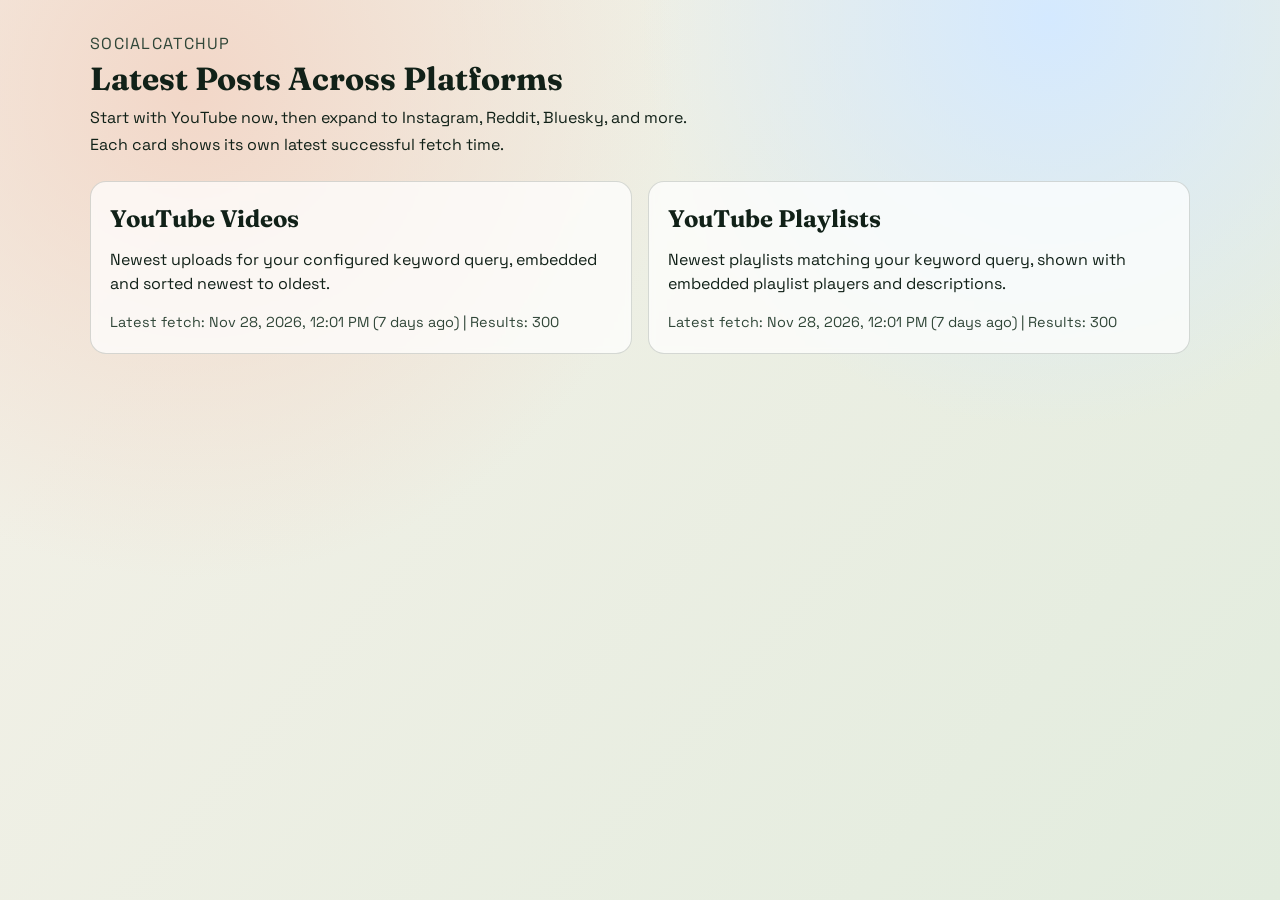
<file: docs/index.html>
<!doctype html>
<html lang="en">
<head>
  <meta charset="utf-8">
  <meta name="viewport" content="width=device-width, initial-scale=1">
  <title>Social Catchup</title>
  <link rel="preconnect" href="https://fonts.googleapis.com">
  <link rel="preconnect" href="https://fonts.gstatic.com" crossorigin>
  <link href="https://fonts.googleapis.com/css2?family=Space+Grotesk:wght@400;500;700&family=Fraunces:opsz,wght@9..144,600&display=swap" rel="stylesheet">
  <link rel="stylesheet" href="assets/style.css">
</head>
<body>
  <main class="wrap">
    <header class="hero">
      <p class="eyebrow">socialcatchup</p>
      <h1>Latest Posts Across Platforms</h1>
      <p class="lede">Start with YouTube now, then expand to Instagram, Reddit, Bluesky, and more.</p>
            <p class="meta">Each card shows its own latest successful fetch time.</p>
    </header>

    <section class="cards">
      <a class="card" href="youtube.html">
        <h2>YouTube Videos</h2>
        <p>Newest uploads for your configured keyword query, embedded and sorted newest to oldest.</p>
                <p class="card-meta">Latest fetch: <span class="js-time" data-time-iso="2026-11-28T12:01:34Z">2026-11-28 12:01 UTC</span> | Results: 300</p>
      </a>
      <a class="card" href="playlists.html">
        <h2>YouTube Playlists</h2>
        <p>Newest playlists matching your keyword query, shown with embedded playlist players and descriptions.</p>
                <p class="card-meta">Latest fetch: <span class="js-time" data-time-iso="2026-11-28T12:01:34Z">2026-11-28 12:01 UTC</span> | Results: 300</p>
      </a>
    </section>
  </main>
    <script>
(() => {
    const formatRelative = (targetDate) => {
        const deltaMs = Date.now() - targetDate.getTime();
        const absMs = Math.abs(deltaMs);
        const minute = 60 * 1000;
        const hour = 60 * minute;
        const day = 24 * hour;

        const suffix = deltaMs >= 0 ? "ago" : "from now";
        if (absMs < minute) {
            return deltaMs >= 0 ? "just now" : "in under a minute";
        }
        if (absMs < hour) {
            const value = Math.round(absMs / minute);
            return `${value} minute${value === 1 ? "" : "s"} ${suffix}`;
        }
        if (absMs < day) {
            const value = Math.round(absMs / hour);
            return `${value} hour${value === 1 ? "" : "s"} ${suffix}`;
        }

        const value = Math.round(absMs / day);
        return `${value} day${value === 1 ? "" : "s"} ${suffix}`;
    };

    const localFormatter = new Intl.DateTimeFormat(undefined, {
        year: "numeric",
        month: "short",
        day: "2-digit",
        hour: "numeric",
        minute: "2-digit",
    });

    for (const element of document.querySelectorAll(".js-time[data-time-iso]")) {
        const isoValue = element.getAttribute("data-time-iso");
        if (!isoValue) {
            continue;
        }

        const parsed = new Date(isoValue);
        if (Number.isNaN(parsed.getTime())) {
            continue;
        }

        element.textContent = `${localFormatter.format(parsed)} (${formatRelative(parsed)})`;
    }
})();
</script>
</body>
</html>
</file>
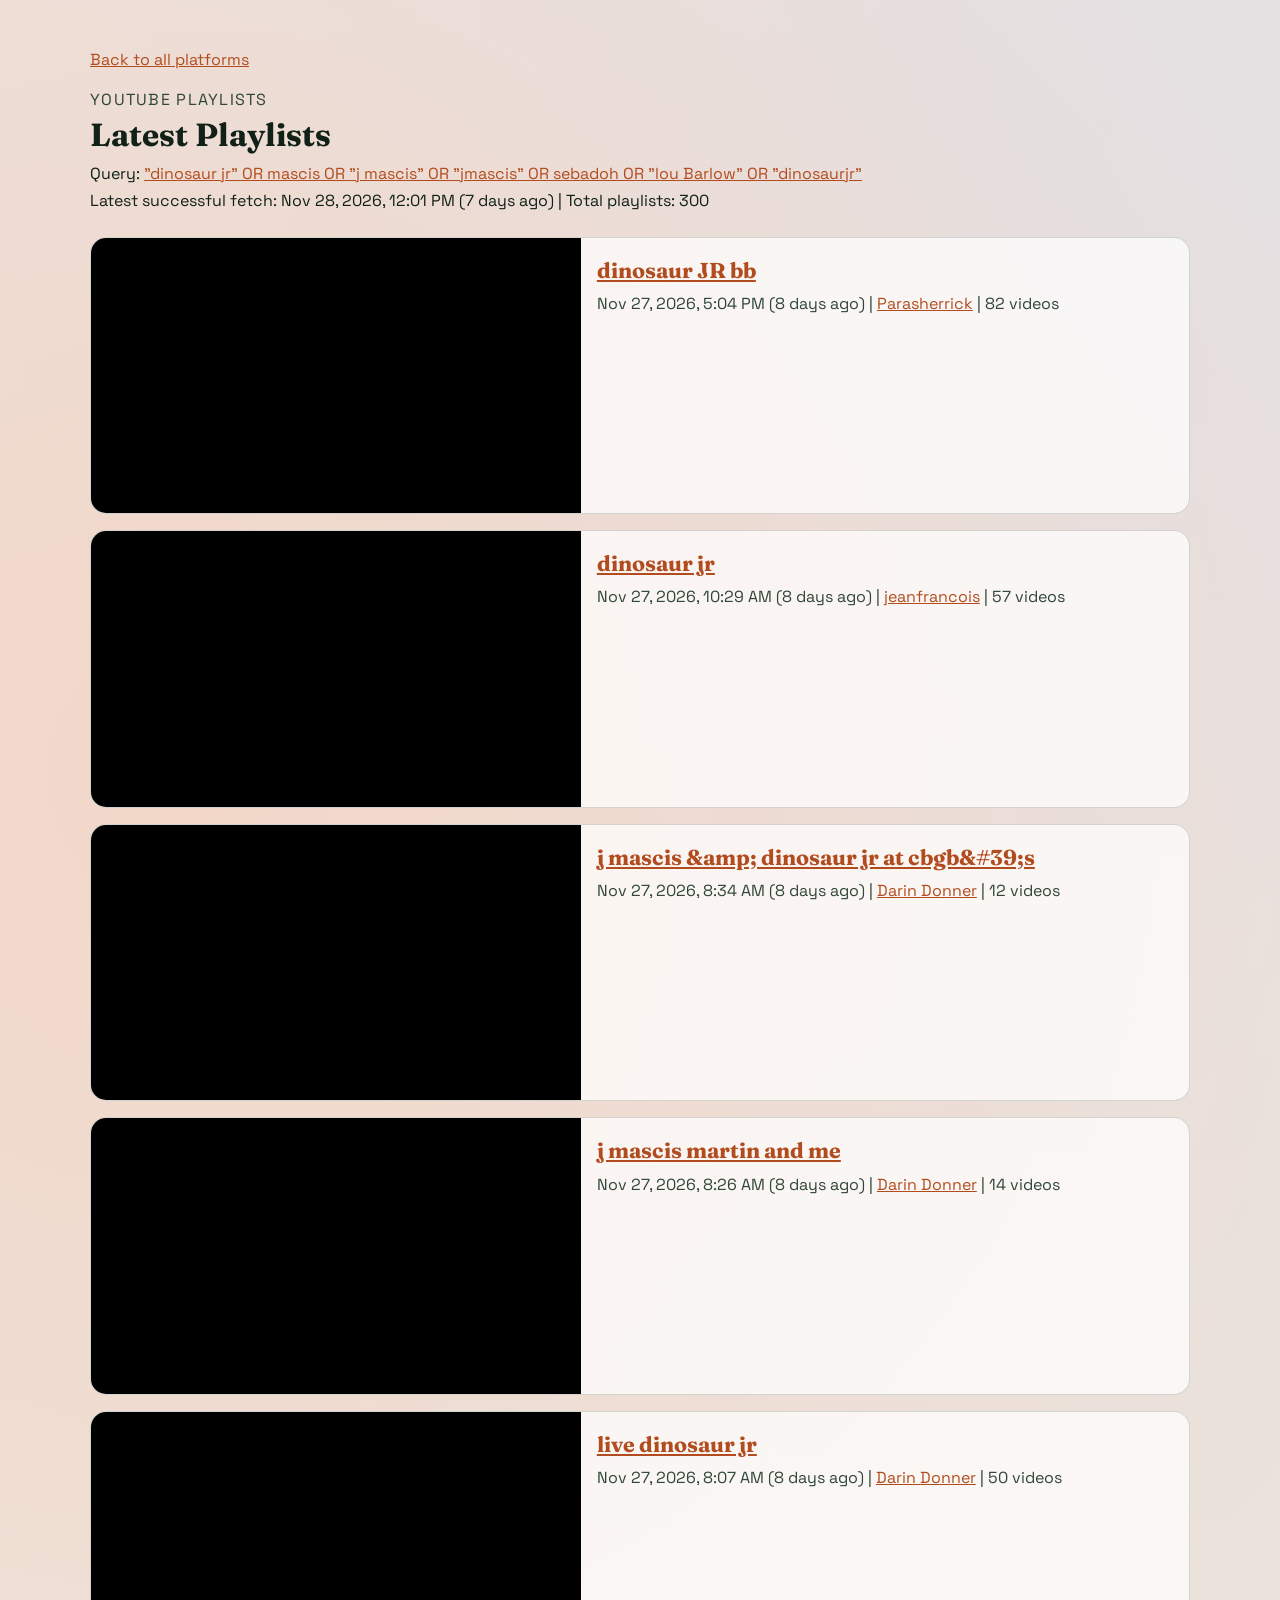
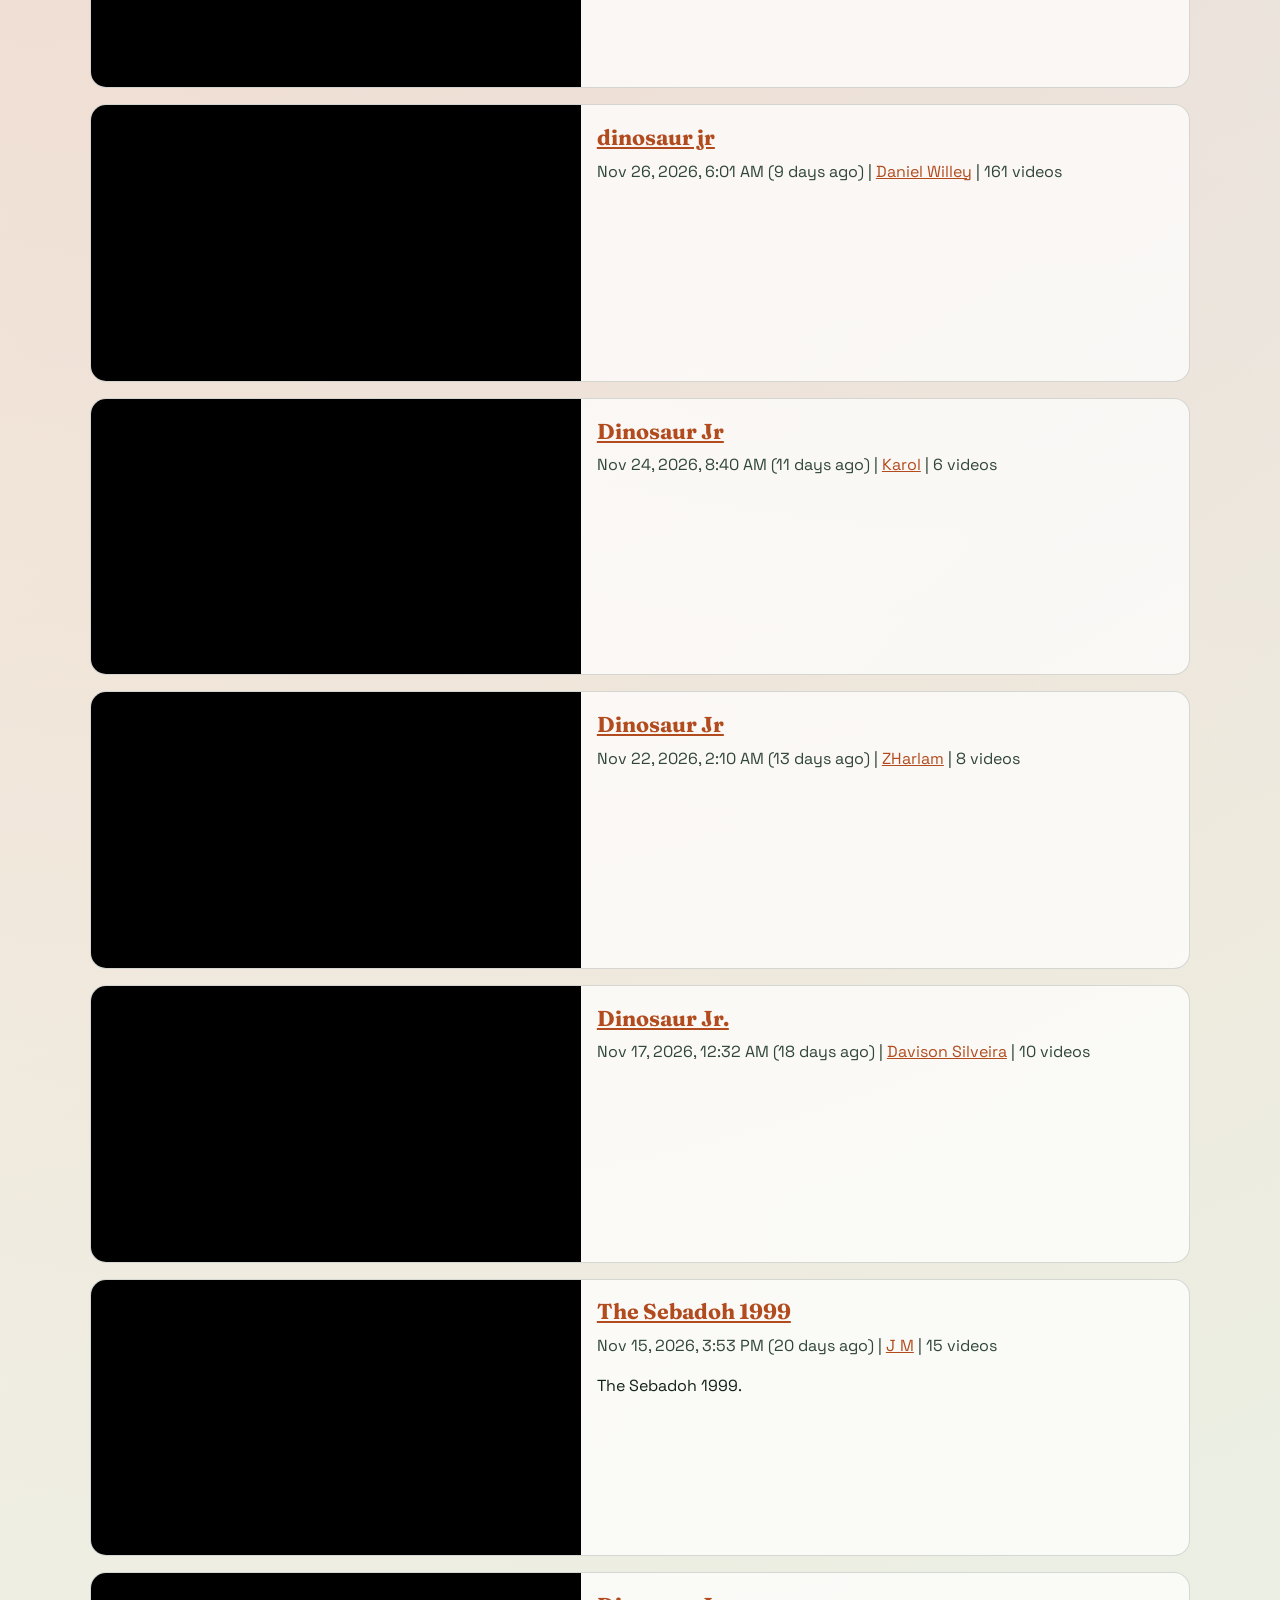
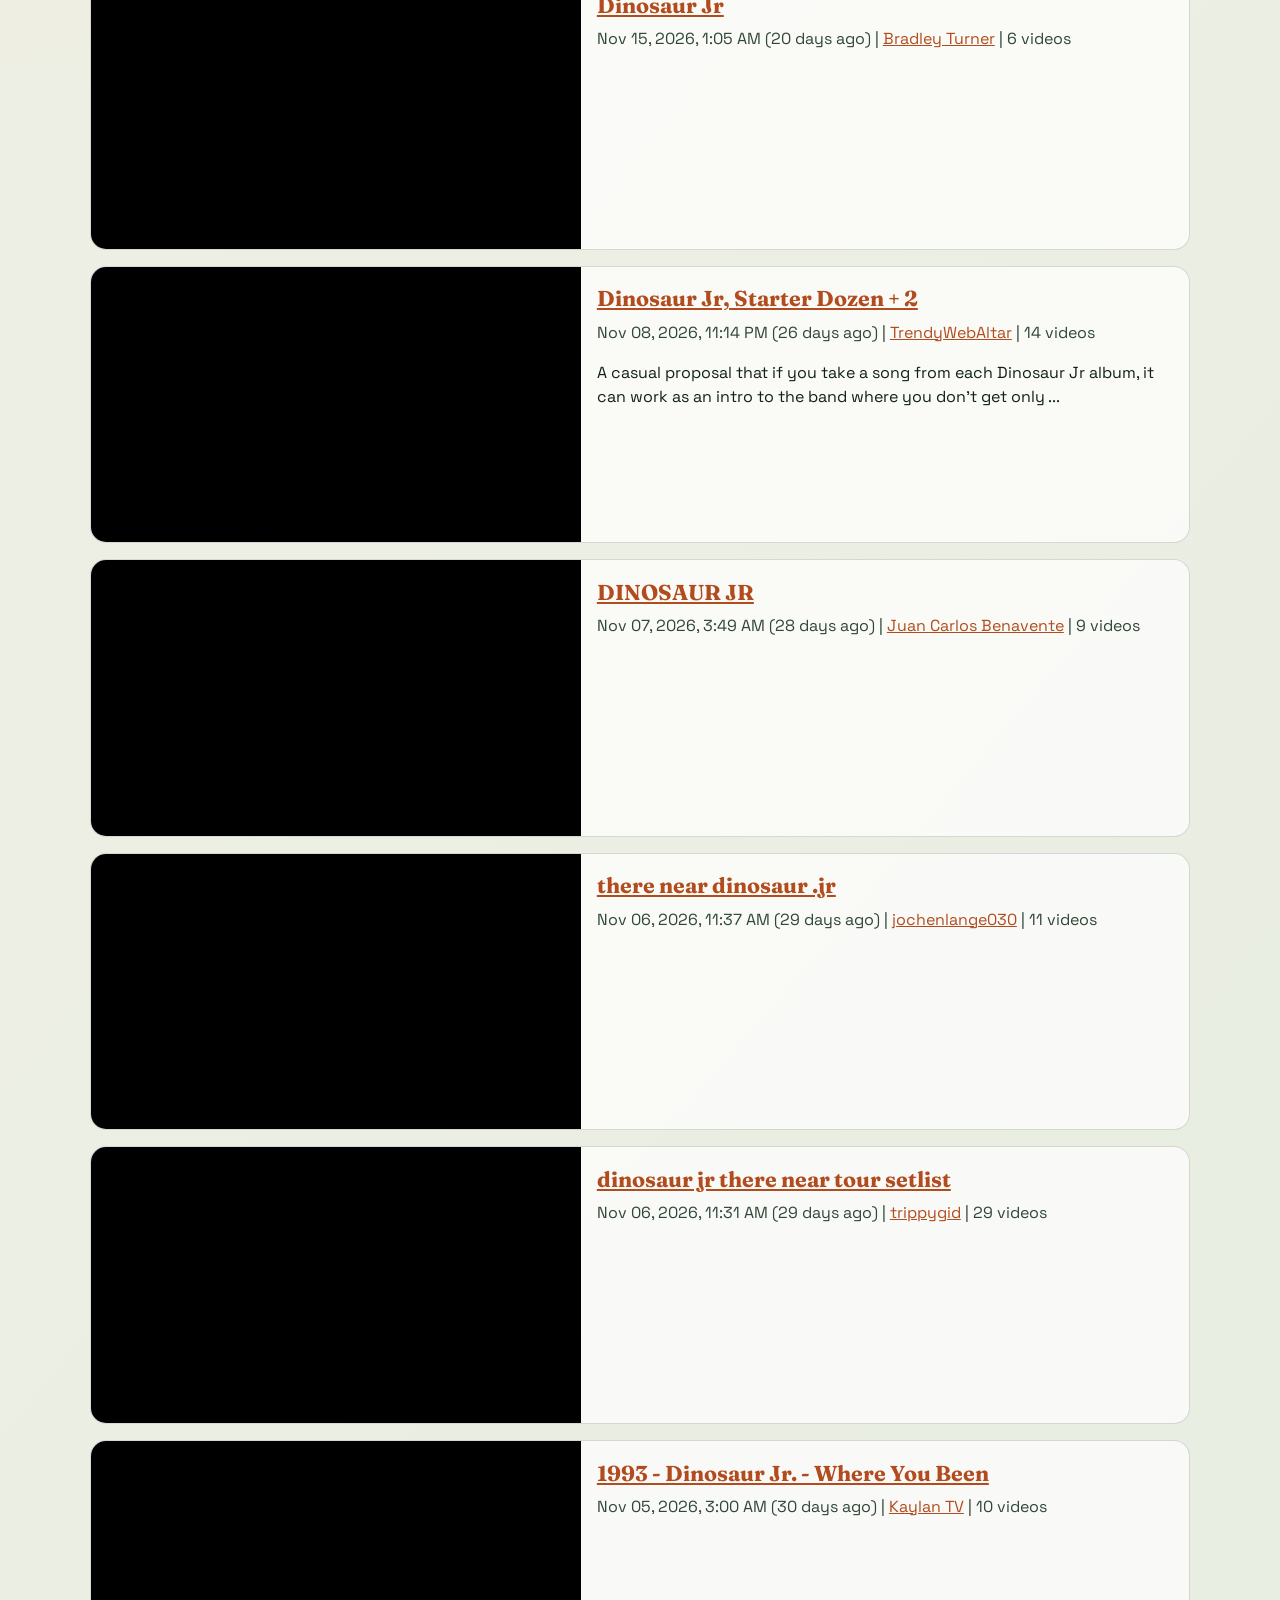
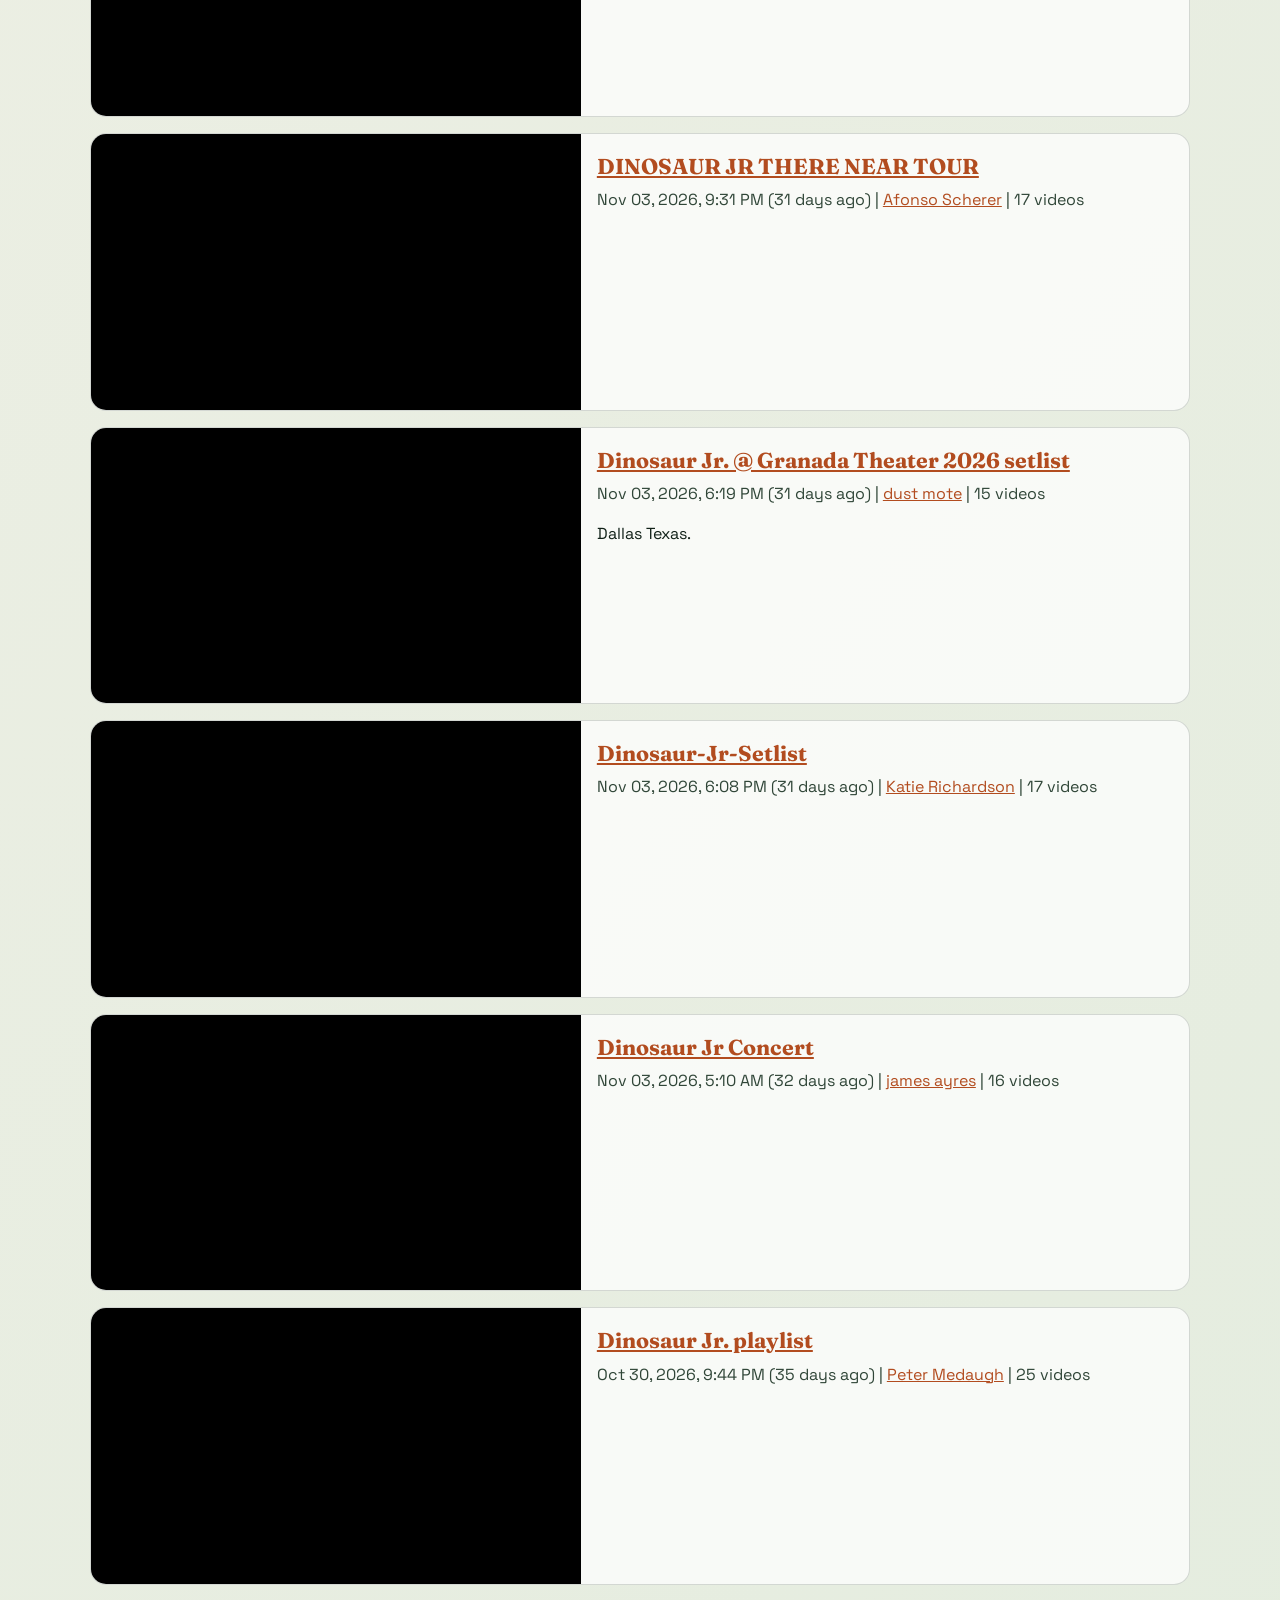
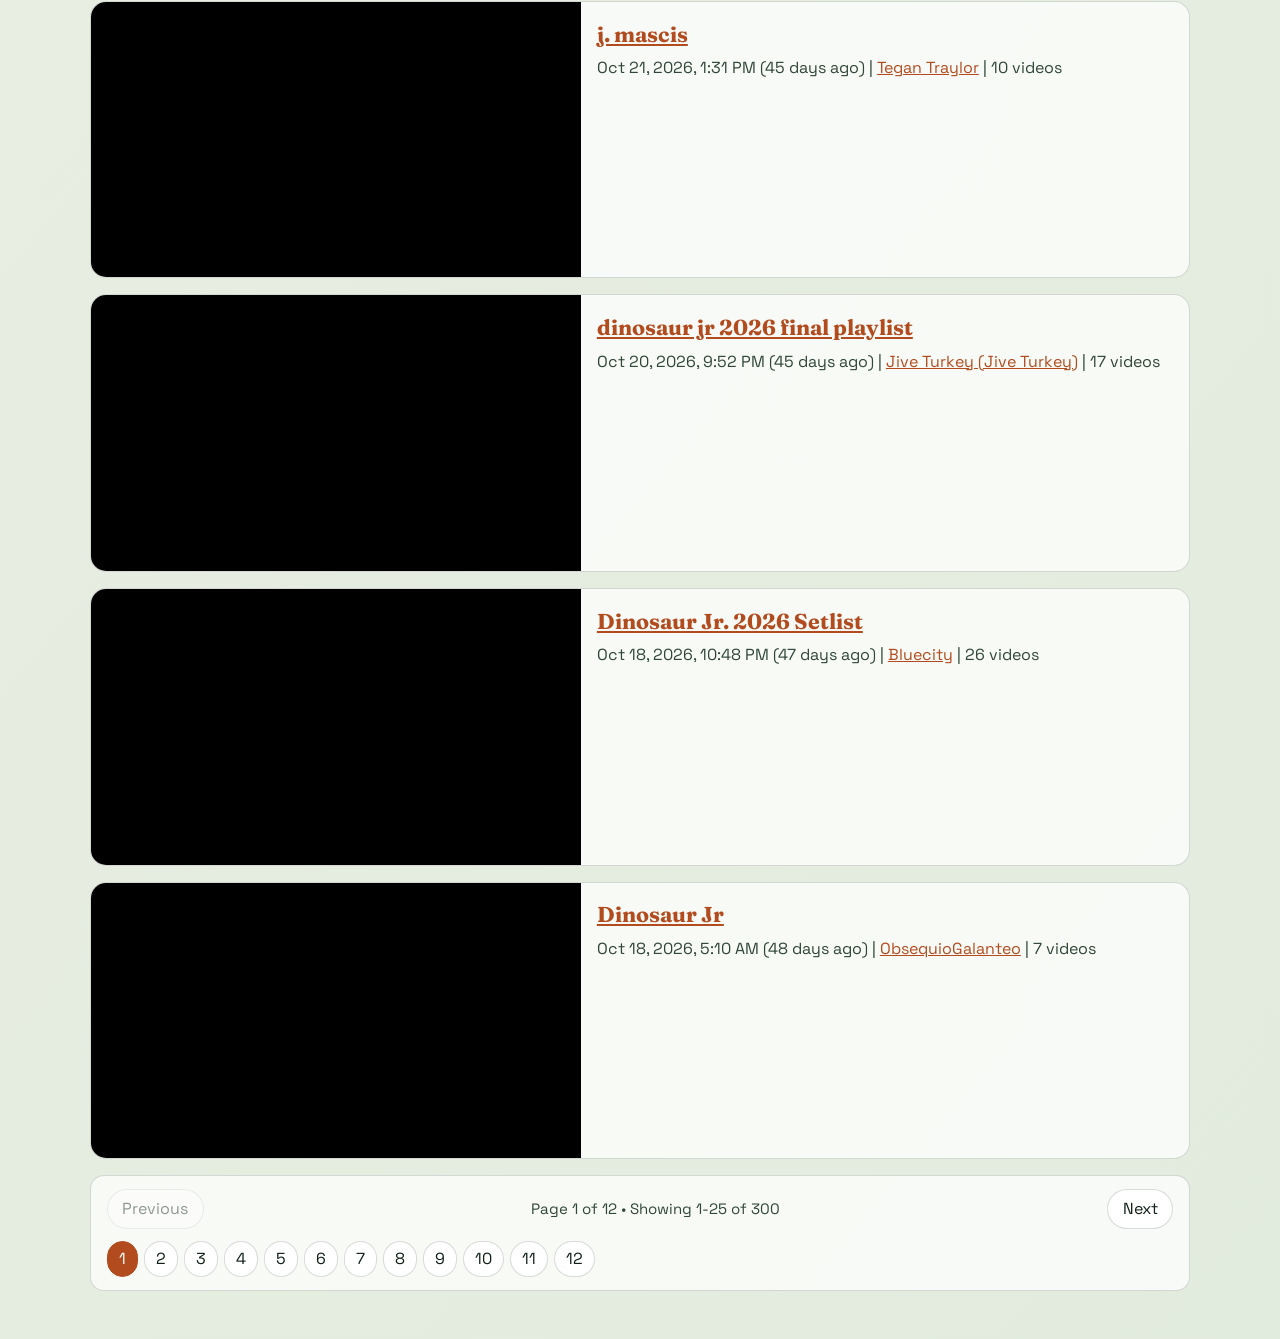
<file: docs/playlists.html>
<!doctype html>
<html lang="en">
<head>
  <meta charset="utf-8">
  <meta name="viewport" content="width=device-width, initial-scale=1">
  <title>YouTube Playlists | Social Catchup</title>
  <link rel="preconnect" href="https://fonts.googleapis.com">
  <link rel="preconnect" href="https://fonts.gstatic.com" crossorigin>
  <link href="https://fonts.googleapis.com/css2?family=Space+Grotesk:wght@400;500;700&family=Fraunces:opsz,wght@9..144,600&display=swap" rel="stylesheet">
  <link rel="stylesheet" href="assets/style.css">
</head>
<body>
  <main class="wrap">
    <p><a href="index.html">Back to all platforms</a></p>
    <header class="hero">
      <p class="eyebrow">YouTube Playlists</p>
      <h1>Latest Playlists</h1>
            <p class="lede">Query: <a href="https://www.youtube.com/results?search_query=%22dinosaur+jr%22+OR+mascis+OR+%22j+mascis%22+OR+%22jmascis%22+OR+sebadoh+OR+%22lou+Barlow%22+OR+%22dinosaurjr%22" target="_blank" rel="noopener noreferrer">&quot;dinosaur jr&quot; OR mascis OR &quot;j mascis&quot; OR &quot;jmascis&quot; OR sebadoh OR &quot;lou Barlow&quot; OR &quot;dinosaurjr&quot;</a></p>
            <p class="meta">Latest successful fetch: <span class="js-time" data-time-iso="2026-11-28T12:01:34Z">2026-11-28 12:01 UTC</span> | Total playlists: 300</p>
    </header>

        <section class="video-grid" data-page-size="25">
      
<article class="video-card">
  <div class="embed-wrap">
    <iframe
      src="https://www.youtube.com/embed/videoseries?list=PLYAqQVklE1OY"
      title="dinosaur JR bb"
      loading="lazy"
      allow="accelerometer; autoplay; clipboard-write; encrypted-media; gyroscope; picture-in-picture; web-share"
      referrerpolicy="strict-origin-when-cross-origin"
      allowfullscreen>
    </iframe>
  </div>

  <div class="video-content">
    <h2><a href="https://www.youtube.com/playlist?list=PLYAqQVklE1OY" target="_blank" rel="noopener noreferrer">dinosaur JR bb</a></h2>
                <p class="video-meta"><span class="js-time" data-time-iso="2026-11-27T17:04:22Z">2026-11-27 17:04 UTC</span> | <a href="https://www.youtube.com/channel/UCFkMTP8m6LoWhJtdqQJ5PoA" target="_blank" rel="noopener noreferrer">Parasherrick</a> | 82 videos</p>
    <p></p>
  </div>
</article>


<article class="video-card">
  <div class="embed-wrap">
    <iframe
      src="https://www.youtube.com/embed/videoseries?list=PLcjCjiHlI1Eg"
      title="dinosaur jr"
      loading="lazy"
      allow="accelerometer; autoplay; clipboard-write; encrypted-media; gyroscope; picture-in-picture; web-share"
      referrerpolicy="strict-origin-when-cross-origin"
      allowfullscreen>
    </iframe>
  </div>

  <div class="video-content">
    <h2><a href="https://www.youtube.com/playlist?list=PLcjCjiHlI1Eg" target="_blank" rel="noopener noreferrer">dinosaur jr</a></h2>
                <p class="video-meta"><span class="js-time" data-time-iso="2026-11-27T10:29:58Z">2026-11-27 10:29 UTC</span> | <a href="https://www.youtube.com/channel/UCbAiTb1qXC-HqYg5ZpLG7CA" target="_blank" rel="noopener noreferrer">jeanfrancois</a> | 57 videos</p>
    <p></p>
  </div>
</article>


<article class="video-card">
  <div class="embed-wrap">
    <iframe
      src="https://www.youtube.com/embed/videoseries?list=PLYEdLDhzW-8Q"
      title="j mascis &amp; dinosaur jr at cbgb&#39;s"
      loading="lazy"
      allow="accelerometer; autoplay; clipboard-write; encrypted-media; gyroscope; picture-in-picture; web-share"
      referrerpolicy="strict-origin-when-cross-origin"
      allowfullscreen>
    </iframe>
  </div>

  <div class="video-content">
    <h2><a href="https://www.youtube.com/playlist?list=PLYEdLDhzW-8Q" target="_blank" rel="noopener noreferrer">j mascis &amp;amp; dinosaur jr at cbgb&amp;#39;s</a></h2>
                <p class="video-meta"><span class="js-time" data-time-iso="2026-11-27T08:34:15Z">2026-11-27 08:34 UTC</span> | <a href="https://www.youtube.com/channel/UCEiNSiN0D0PznZaupXjM6xA" target="_blank" rel="noopener noreferrer">Darin Donner</a> | 12 videos</p>
    <p></p>
  </div>
</article>


<article class="video-card">
  <div class="embed-wrap">
    <iframe
      src="https://www.youtube.com/embed/videoseries?list=PLBZwkaCUhuvs"
      title="j mascis martin and me"
      loading="lazy"
      allow="accelerometer; autoplay; clipboard-write; encrypted-media; gyroscope; picture-in-picture; web-share"
      referrerpolicy="strict-origin-when-cross-origin"
      allowfullscreen>
    </iframe>
  </div>

  <div class="video-content">
    <h2><a href="https://www.youtube.com/playlist?list=PLBZwkaCUhuvs" target="_blank" rel="noopener noreferrer">j mascis martin and me</a></h2>
                <p class="video-meta"><span class="js-time" data-time-iso="2026-11-27T08:26:45Z">2026-11-27 08:26 UTC</span> | <a href="https://www.youtube.com/channel/UCEiNSiN0D0PznZaupXjM6xA" target="_blank" rel="noopener noreferrer">Darin Donner</a> | 14 videos</p>
    <p></p>
  </div>
</article>


<article class="video-card">
  <div class="embed-wrap">
    <iframe
      src="https://www.youtube.com/embed/videoseries?list=PLGmCQX2x4kaM"
      title="live dinosaur jr"
      loading="lazy"
      allow="accelerometer; autoplay; clipboard-write; encrypted-media; gyroscope; picture-in-picture; web-share"
      referrerpolicy="strict-origin-when-cross-origin"
      allowfullscreen>
    </iframe>
  </div>

  <div class="video-content">
    <h2><a href="https://www.youtube.com/playlist?list=PLGmCQX2x4kaM" target="_blank" rel="noopener noreferrer">live dinosaur jr</a></h2>
                <p class="video-meta"><span class="js-time" data-time-iso="2026-11-27T08:07:10Z">2026-11-27 08:07 UTC</span> | <a href="https://www.youtube.com/channel/UCEiNSiN0D0PznZaupXjM6xA" target="_blank" rel="noopener noreferrer">Darin Donner</a> | 50 videos</p>
    <p></p>
  </div>
</article>


<article class="video-card">
  <div class="embed-wrap">
    <iframe
      src="https://www.youtube.com/embed/videoseries?list=PLeoSI0aNjxsM"
      title="dinosaur jr"
      loading="lazy"
      allow="accelerometer; autoplay; clipboard-write; encrypted-media; gyroscope; picture-in-picture; web-share"
      referrerpolicy="strict-origin-when-cross-origin"
      allowfullscreen>
    </iframe>
  </div>

  <div class="video-content">
    <h2><a href="https://www.youtube.com/playlist?list=PLeoSI0aNjxsM" target="_blank" rel="noopener noreferrer">dinosaur jr</a></h2>
                <p class="video-meta"><span class="js-time" data-time-iso="2026-11-26T06:01:08Z">2026-11-26 06:01 UTC</span> | <a href="https://www.youtube.com/channel/UCRTyiuQmnrRd6PLeJuO5YZA" target="_blank" rel="noopener noreferrer">Daniel Willey</a> | 161 videos</p>
    <p></p>
  </div>
</article>


<article class="video-card">
  <div class="embed-wrap">
    <iframe
      src="https://www.youtube.com/embed/videoseries?list=PLYBhZWI-oApQ"
      title="Dinosaur Jr"
      loading="lazy"
      allow="accelerometer; autoplay; clipboard-write; encrypted-media; gyroscope; picture-in-picture; web-share"
      referrerpolicy="strict-origin-when-cross-origin"
      allowfullscreen>
    </iframe>
  </div>

  <div class="video-content">
    <h2><a href="https://www.youtube.com/playlist?list=PLYBhZWI-oApQ" target="_blank" rel="noopener noreferrer">Dinosaur Jr</a></h2>
                <p class="video-meta"><span class="js-time" data-time-iso="2026-11-24T08:40:04Z">2026-11-24 08:40 UTC</span> | <a href="https://www.youtube.com/channel/UCPLrNpDL370oIoyGsZouSwA" target="_blank" rel="noopener noreferrer">Karol</a> | 6 videos</p>
    <p></p>
  </div>
</article>


<article class="video-card">
  <div class="embed-wrap">
    <iframe
      src="https://www.youtube.com/embed/videoseries?list=PLDYVHwtqAI68"
      title="Dinosaur Jr"
      loading="lazy"
      allow="accelerometer; autoplay; clipboard-write; encrypted-media; gyroscope; picture-in-picture; web-share"
      referrerpolicy="strict-origin-when-cross-origin"
      allowfullscreen>
    </iframe>
  </div>

  <div class="video-content">
    <h2><a href="https://www.youtube.com/playlist?list=PLDYVHwtqAI68" target="_blank" rel="noopener noreferrer">Dinosaur Jr</a></h2>
                <p class="video-meta"><span class="js-time" data-time-iso="2026-11-22T02:10:44Z">2026-11-22 02:10 UTC</span> | <a href="https://www.youtube.com/channel/UCNm0zIQmyyN9Om5K0J4VmAw" target="_blank" rel="noopener noreferrer">ZHarlam</a> | 8 videos</p>
    <p></p>
  </div>
</article>


<article class="video-card">
  <div class="embed-wrap">
    <iframe
      src="https://www.youtube.com/embed/videoseries?list=PLdrcOupCQtuY"
      title="Dinosaur Jr."
      loading="lazy"
      allow="accelerometer; autoplay; clipboard-write; encrypted-media; gyroscope; picture-in-picture; web-share"
      referrerpolicy="strict-origin-when-cross-origin"
      allowfullscreen>
    </iframe>
  </div>

  <div class="video-content">
    <h2><a href="https://www.youtube.com/playlist?list=PLdrcOupCQtuY" target="_blank" rel="noopener noreferrer">Dinosaur Jr.</a></h2>
                <p class="video-meta"><span class="js-time" data-time-iso="2026-11-17T00:32:41Z">2026-11-17 00:32 UTC</span> | <a href="https://www.youtube.com/channel/UCUQxrey8wd9ZaetwgHZ6YGw" target="_blank" rel="noopener noreferrer">Davison Silveira</a> | 10 videos</p>
    <p></p>
  </div>
</article>


<article class="video-card">
  <div class="embed-wrap">
    <iframe
      src="https://www.youtube.com/embed/videoseries?list=PLce7W9Vcx2O4"
      title="The Sebadoh 1999"
      loading="lazy"
      allow="accelerometer; autoplay; clipboard-write; encrypted-media; gyroscope; picture-in-picture; web-share"
      referrerpolicy="strict-origin-when-cross-origin"
      allowfullscreen>
    </iframe>
  </div>

  <div class="video-content">
    <h2><a href="https://www.youtube.com/playlist?list=PLce7W9Vcx2O4" target="_blank" rel="noopener noreferrer">The Sebadoh 1999</a></h2>
                <p class="video-meta"><span class="js-time" data-time-iso="2026-11-15T15:53:48Z">2026-11-15 15:53 UTC</span> | <a href="https://www.youtube.com/channel/UCm2cFI7l6X3IktuZ_ZnT5LQ" target="_blank" rel="noopener noreferrer">J M</a> | 15 videos</p>
    <p>The Sebadoh 1999.</p>
  </div>
</article>


<article class="video-card">
  <div class="embed-wrap">
    <iframe
      src="https://www.youtube.com/embed/videoseries?list=PLTFvw3c7jsXI"
      title="Dinosaur Jr"
      loading="lazy"
      allow="accelerometer; autoplay; clipboard-write; encrypted-media; gyroscope; picture-in-picture; web-share"
      referrerpolicy="strict-origin-when-cross-origin"
      allowfullscreen>
    </iframe>
  </div>

  <div class="video-content">
    <h2><a href="https://www.youtube.com/playlist?list=PLTFvw3c7jsXI" target="_blank" rel="noopener noreferrer">Dinosaur Jr</a></h2>
                <p class="video-meta"><span class="js-time" data-time-iso="2026-11-15T01:05:34Z">2026-11-15 01:05 UTC</span> | <a href="https://www.youtube.com/channel/UCQJ2vyLnE2aj8QEy8qHtFaQ" target="_blank" rel="noopener noreferrer">Bradley Turner</a> | 6 videos</p>
    <p></p>
  </div>
</article>


<article class="video-card">
  <div class="embed-wrap">
    <iframe
      src="https://www.youtube.com/embed/videoseries?list=PLMPxbwHGxW_I"
      title="Dinosaur Jr, Starter Dozen + 2"
      loading="lazy"
      allow="accelerometer; autoplay; clipboard-write; encrypted-media; gyroscope; picture-in-picture; web-share"
      referrerpolicy="strict-origin-when-cross-origin"
      allowfullscreen>
    </iframe>
  </div>

  <div class="video-content">
    <h2><a href="https://www.youtube.com/playlist?list=PLMPxbwHGxW_I" target="_blank" rel="noopener noreferrer">Dinosaur Jr, Starter Dozen + 2</a></h2>
                <p class="video-meta"><span class="js-time" data-time-iso="2026-11-08T23:14:31Z">2026-11-08 23:14 UTC</span> | <a href="https://www.youtube.com/channel/UCusksjvnsMbKBB3PCqLnlyQ" target="_blank" rel="noopener noreferrer">TrendyWebAltar</a> | 14 videos</p>
    <p>A casual proposal that if you take a song from each Dinosaur Jr album, it can work as an intro to the band where you don&#x27;t get only ...</p>
  </div>
</article>


<article class="video-card">
  <div class="embed-wrap">
    <iframe
      src="https://www.youtube.com/embed/videoseries?list=PLQXafb3fph1U"
      title="DINOSAUR JR"
      loading="lazy"
      allow="accelerometer; autoplay; clipboard-write; encrypted-media; gyroscope; picture-in-picture; web-share"
      referrerpolicy="strict-origin-when-cross-origin"
      allowfullscreen>
    </iframe>
  </div>

  <div class="video-content">
    <h2><a href="https://www.youtube.com/playlist?list=PLQXafb3fph1U" target="_blank" rel="noopener noreferrer">DINOSAUR JR</a></h2>
                <p class="video-meta"><span class="js-time" data-time-iso="2026-11-07T03:49:54Z">2026-11-07 03:49 UTC</span> | <a href="https://www.youtube.com/channel/UCp_Yg4eFh7jJpJAx-qnjMaQ" target="_blank" rel="noopener noreferrer">Juan Carlos Benavente</a> | 9 videos</p>
    <p></p>
  </div>
</article>


<article class="video-card">
  <div class="embed-wrap">
    <iframe
      src="https://www.youtube.com/embed/videoseries?list=PLfE_FdVpef58"
      title="there near dinosaur .jr"
      loading="lazy"
      allow="accelerometer; autoplay; clipboard-write; encrypted-media; gyroscope; picture-in-picture; web-share"
      referrerpolicy="strict-origin-when-cross-origin"
      allowfullscreen>
    </iframe>
  </div>

  <div class="video-content">
    <h2><a href="https://www.youtube.com/playlist?list=PLfE_FdVpef58" target="_blank" rel="noopener noreferrer">there near dinosaur .jr</a></h2>
                <p class="video-meta"><span class="js-time" data-time-iso="2026-11-06T11:37:38Z">2026-11-06 11:37 UTC</span> | <a href="https://www.youtube.com/channel/UCubhCWFbuzEHLHzxnhRTqPg" target="_blank" rel="noopener noreferrer">jochenlange030</a> | 11 videos</p>
    <p></p>
  </div>
</article>


<article class="video-card">
  <div class="embed-wrap">
    <iframe
      src="https://www.youtube.com/embed/videoseries?list=PLfdzhJn3Szh8"
      title="dinosaur jr there near tour setlist"
      loading="lazy"
      allow="accelerometer; autoplay; clipboard-write; encrypted-media; gyroscope; picture-in-picture; web-share"
      referrerpolicy="strict-origin-when-cross-origin"
      allowfullscreen>
    </iframe>
  </div>

  <div class="video-content">
    <h2><a href="https://www.youtube.com/playlist?list=PLfdzhJn3Szh8" target="_blank" rel="noopener noreferrer">dinosaur jr there near tour setlist</a></h2>
                <p class="video-meta"><span class="js-time" data-time-iso="2026-11-06T11:31:54Z">2026-11-06 11:31 UTC</span> | <a href="https://www.youtube.com/channel/UCe6nZkRyydfJXVfeZRFWuhw" target="_blank" rel="noopener noreferrer">trippygid</a> | 29 videos</p>
    <p></p>
  </div>
</article>


<article class="video-card">
  <div class="embed-wrap">
    <iframe
      src="https://www.youtube.com/embed/videoseries?list=PLRxbOxe4cCxY"
      title="1993 - Dinosaur Jr. - Where You Been"
      loading="lazy"
      allow="accelerometer; autoplay; clipboard-write; encrypted-media; gyroscope; picture-in-picture; web-share"
      referrerpolicy="strict-origin-when-cross-origin"
      allowfullscreen>
    </iframe>
  </div>

  <div class="video-content">
    <h2><a href="https://www.youtube.com/playlist?list=PLRxbOxe4cCxY" target="_blank" rel="noopener noreferrer">1993 - Dinosaur Jr. - Where You Been</a></h2>
                <p class="video-meta"><span class="js-time" data-time-iso="2026-11-05T03:00:36Z">2026-11-05 03:00 UTC</span> | <a href="https://www.youtube.com/channel/UCbHxcAhQsAezYCWfK5t6jjQ" target="_blank" rel="noopener noreferrer">Kaylan TV</a> | 10 videos</p>
    <p></p>
  </div>
</article>


<article class="video-card">
  <div class="embed-wrap">
    <iframe
      src="https://www.youtube.com/embed/videoseries?list=PLCZwcAbmnqDY"
      title="DINOSAUR JR THERE NEAR TOUR"
      loading="lazy"
      allow="accelerometer; autoplay; clipboard-write; encrypted-media; gyroscope; picture-in-picture; web-share"
      referrerpolicy="strict-origin-when-cross-origin"
      allowfullscreen>
    </iframe>
  </div>

  <div class="video-content">
    <h2><a href="https://www.youtube.com/playlist?list=PLCZwcAbmnqDY" target="_blank" rel="noopener noreferrer">DINOSAUR JR THERE NEAR TOUR</a></h2>
                <p class="video-meta"><span class="js-time" data-time-iso="2026-11-03T21:31:56Z">2026-11-03 21:31 UTC</span> | <a href="https://www.youtube.com/channel/UCp6SwQuwkhl4BYgJqoS2Hkw" target="_blank" rel="noopener noreferrer">Afonso Scherer</a> | 17 videos</p>
    <p></p>
  </div>
</article>


<article class="video-card">
  <div class="embed-wrap">
    <iframe
      src="https://www.youtube.com/embed/videoseries?list=PLYquaonRSsXQ"
      title="Dinosaur Jr. @ Granada Theater 2026 setlist"
      loading="lazy"
      allow="accelerometer; autoplay; clipboard-write; encrypted-media; gyroscope; picture-in-picture; web-share"
      referrerpolicy="strict-origin-when-cross-origin"
      allowfullscreen>
    </iframe>
  </div>

  <div class="video-content">
    <h2><a href="https://www.youtube.com/playlist?list=PLYquaonRSsXQ" target="_blank" rel="noopener noreferrer">Dinosaur Jr. @ Granada Theater 2026 setlist</a></h2>
                <p class="video-meta"><span class="js-time" data-time-iso="2026-11-03T18:19:59Z">2026-11-03 18:19 UTC</span> | <a href="https://www.youtube.com/channel/UCpdz3Q4sf93MFFlvQX5_ebA" target="_blank" rel="noopener noreferrer">dust mote</a> | 15 videos</p>
    <p>Dallas Texas.</p>
  </div>
</article>


<article class="video-card">
  <div class="embed-wrap">
    <iframe
      src="https://www.youtube.com/embed/videoseries?list=PLJVaiZh3roL4"
      title="Dinosaur-Jr-Setlist"
      loading="lazy"
      allow="accelerometer; autoplay; clipboard-write; encrypted-media; gyroscope; picture-in-picture; web-share"
      referrerpolicy="strict-origin-when-cross-origin"
      allowfullscreen>
    </iframe>
  </div>

  <div class="video-content">
    <h2><a href="https://www.youtube.com/playlist?list=PLJVaiZh3roL4" target="_blank" rel="noopener noreferrer">Dinosaur-Jr-Setlist</a></h2>
                <p class="video-meta"><span class="js-time" data-time-iso="2026-11-03T18:08:27Z">2026-11-03 18:08 UTC</span> | <a href="https://www.youtube.com/channel/UCx2lmeCLEx6VQrtOoXcW4Mw" target="_blank" rel="noopener noreferrer">Katie Richardson</a> | 17 videos</p>
    <p></p>
  </div>
</article>


<article class="video-card">
  <div class="embed-wrap">
    <iframe
      src="https://www.youtube.com/embed/videoseries?list=PLbUwQoMQqnP4"
      title="Dinosaur Jr Concert"
      loading="lazy"
      allow="accelerometer; autoplay; clipboard-write; encrypted-media; gyroscope; picture-in-picture; web-share"
      referrerpolicy="strict-origin-when-cross-origin"
      allowfullscreen>
    </iframe>
  </div>

  <div class="video-content">
    <h2><a href="https://www.youtube.com/playlist?list=PLbUwQoMQqnP4" target="_blank" rel="noopener noreferrer">Dinosaur Jr Concert</a></h2>
                <p class="video-meta"><span class="js-time" data-time-iso="2026-11-03T05:10:31Z">2026-11-03 05:10 UTC</span> | <a href="https://www.youtube.com/channel/UCXO0lv74mYyJjqR_Mu2Hisg" target="_blank" rel="noopener noreferrer">james ayres</a> | 16 videos</p>
    <p></p>
  </div>
</article>


<article class="video-card">
  <div class="embed-wrap">
    <iframe
      src="https://www.youtube.com/embed/videoseries?list=PLETHuKQZtoUA"
      title="Dinosaur Jr.  playlist"
      loading="lazy"
      allow="accelerometer; autoplay; clipboard-write; encrypted-media; gyroscope; picture-in-picture; web-share"
      referrerpolicy="strict-origin-when-cross-origin"
      allowfullscreen>
    </iframe>
  </div>

  <div class="video-content">
    <h2><a href="https://www.youtube.com/playlist?list=PLETHuKQZtoUA" target="_blank" rel="noopener noreferrer">Dinosaur Jr.  playlist</a></h2>
                <p class="video-meta"><span class="js-time" data-time-iso="2026-10-30T21:44:17Z">2026-10-30 21:44 UTC</span> | <a href="https://www.youtube.com/channel/UCunwkALxHZE4C0bdtqQf1kA" target="_blank" rel="noopener noreferrer">Peter Medaugh</a> | 25 videos</p>
    <p></p>
  </div>
</article>


<article class="video-card">
  <div class="embed-wrap">
    <iframe
      src="https://www.youtube.com/embed/videoseries?list=PLG6vVqIjulLg"
      title="j. mascis"
      loading="lazy"
      allow="accelerometer; autoplay; clipboard-write; encrypted-media; gyroscope; picture-in-picture; web-share"
      referrerpolicy="strict-origin-when-cross-origin"
      allowfullscreen>
    </iframe>
  </div>

  <div class="video-content">
    <h2><a href="https://www.youtube.com/playlist?list=PLG6vVqIjulLg" target="_blank" rel="noopener noreferrer">j. mascis</a></h2>
                <p class="video-meta"><span class="js-time" data-time-iso="2026-10-21T13:31:45Z">2026-10-21 13:31 UTC</span> | <a href="https://www.youtube.com/channel/UC4_vB9cQfdasPt-Q9zdE_QQ" target="_blank" rel="noopener noreferrer">Tegan Traylor</a> | 10 videos</p>
    <p></p>
  </div>
</article>


<article class="video-card">
  <div class="embed-wrap">
    <iframe
      src="https://www.youtube.com/embed/videoseries?list=PLQIK39RWuRQ8"
      title="dinosaur jr 2026 final playlist"
      loading="lazy"
      allow="accelerometer; autoplay; clipboard-write; encrypted-media; gyroscope; picture-in-picture; web-share"
      referrerpolicy="strict-origin-when-cross-origin"
      allowfullscreen>
    </iframe>
  </div>

  <div class="video-content">
    <h2><a href="https://www.youtube.com/playlist?list=PLQIK39RWuRQ8" target="_blank" rel="noopener noreferrer">dinosaur jr 2026 final playlist</a></h2>
                <p class="video-meta"><span class="js-time" data-time-iso="2026-10-20T21:52:32Z">2026-10-20 21:52 UTC</span> | <a href="https://www.youtube.com/channel/UC2SFGtVuODOa_319eeTqWZQ" target="_blank" rel="noopener noreferrer">Jive Turkey (Jive Turkey)</a> | 17 videos</p>
    <p></p>
  </div>
</article>


<article class="video-card">
  <div class="embed-wrap">
    <iframe
      src="https://www.youtube.com/embed/videoseries?list=PLAvy9UNh1nxs"
      title="Dinosaur Jr. 2026 Setlist"
      loading="lazy"
      allow="accelerometer; autoplay; clipboard-write; encrypted-media; gyroscope; picture-in-picture; web-share"
      referrerpolicy="strict-origin-when-cross-origin"
      allowfullscreen>
    </iframe>
  </div>

  <div class="video-content">
    <h2><a href="https://www.youtube.com/playlist?list=PLAvy9UNh1nxs" target="_blank" rel="noopener noreferrer">Dinosaur Jr. 2026 Setlist</a></h2>
                <p class="video-meta"><span class="js-time" data-time-iso="2026-10-18T22:48:48Z">2026-10-18 22:48 UTC</span> | <a href="https://www.youtube.com/channel/UCvmX9s44IXqjn5qerXikUAw" target="_blank" rel="noopener noreferrer">Bluecity</a> | 26 videos</p>
    <p></p>
  </div>
</article>


<article class="video-card">
  <div class="embed-wrap">
    <iframe
      src="https://www.youtube.com/embed/videoseries?list=PLX_WNIC26yNo"
      title="Dinosaur Jr"
      loading="lazy"
      allow="accelerometer; autoplay; clipboard-write; encrypted-media; gyroscope; picture-in-picture; web-share"
      referrerpolicy="strict-origin-when-cross-origin"
      allowfullscreen>
    </iframe>
  </div>

  <div class="video-content">
    <h2><a href="https://www.youtube.com/playlist?list=PLX_WNIC26yNo" target="_blank" rel="noopener noreferrer">Dinosaur Jr</a></h2>
                <p class="video-meta"><span class="js-time" data-time-iso="2026-10-18T05:10:36Z">2026-10-18 05:10 UTC</span> | <a href="https://www.youtube.com/channel/UCNyq6x4lBwD5_JGkdSb4N9g" target="_blank" rel="noopener noreferrer">ObsequioGalanteo</a> | 7 videos</p>
    <p></p>
  </div>
</article>


<article class="video-card">
  <div class="embed-wrap">
    <iframe
      src="https://www.youtube.com/embed/videoseries?list=PLLcMk2AaAeyc"
      title="Dinosaur Jr 2026 setlist"
      loading="lazy"
      allow="accelerometer; autoplay; clipboard-write; encrypted-media; gyroscope; picture-in-picture; web-share"
      referrerpolicy="strict-origin-when-cross-origin"
      allowfullscreen>
    </iframe>
  </div>

  <div class="video-content">
    <h2><a href="https://www.youtube.com/playlist?list=PLLcMk2AaAeyc" target="_blank" rel="noopener noreferrer">Dinosaur Jr 2026 setlist</a></h2>
                <p class="video-meta"><span class="js-time" data-time-iso="2026-10-13T16:54:36Z">2026-10-13 16:54 UTC</span> | <a href="https://www.youtube.com/channel/UCKsZ0vBgx-TxE86iGAWmEbA" target="_blank" rel="noopener noreferrer">Justin Norman</a> | 17 videos</p>
    <p></p>
  </div>
</article>


<article class="video-card">
  <div class="embed-wrap">
    <iframe
      src="https://www.youtube.com/embed/videoseries?list=PLWvGkJfFXdrk"
      title="\ud83e\udd95Dinosaur Jr.\ud83e\udd95"
      loading="lazy"
      allow="accelerometer; autoplay; clipboard-write; encrypted-media; gyroscope; picture-in-picture; web-share"
      referrerpolicy="strict-origin-when-cross-origin"
      allowfullscreen>
    </iframe>
  </div>

  <div class="video-content">
    <h2><a href="https://www.youtube.com/playlist?list=PLWvGkJfFXdrk" target="_blank" rel="noopener noreferrer">🦕Dinosaur Jr.🦕</a></h2>
                <p class="video-meta"><span class="js-time" data-time-iso="2026-10-13T01:09:36Z">2026-10-13 01:09 UTC</span> | <a href="https://www.youtube.com/channel/UCVteHLKSR--GkHUSaERHTtA" target="_blank" rel="noopener noreferrer">Christian Stanley</a> | 141 videos</p>
    <p></p>
  </div>
</article>


<article class="video-card">
  <div class="embed-wrap">
    <iframe
      src="https://www.youtube.com/embed/videoseries?list=PLe3upHO7KcoI"
      title="dinosaur jr"
      loading="lazy"
      allow="accelerometer; autoplay; clipboard-write; encrypted-media; gyroscope; picture-in-picture; web-share"
      referrerpolicy="strict-origin-when-cross-origin"
      allowfullscreen>
    </iframe>
  </div>

  <div class="video-content">
    <h2><a href="https://www.youtube.com/playlist?list=PLe3upHO7KcoI" target="_blank" rel="noopener noreferrer">dinosaur jr</a></h2>
                <p class="video-meta"><span class="js-time" data-time-iso="2026-10-10T20:43:48Z">2026-10-10 20:43 UTC</span> | <a href="https://www.youtube.com/channel/UCSeyhbxO3LVAgQ4E7Xsi1zA" target="_blank" rel="noopener noreferrer">simon fenton</a> | 54 videos</p>
    <p></p>
  </div>
</article>


<article class="video-card">
  <div class="embed-wrap">
    <iframe
      src="https://www.youtube.com/embed/videoseries?list=PLf-YJZ_1IIwE"
      title="Dinosaur jr setlist 2026"
      loading="lazy"
      allow="accelerometer; autoplay; clipboard-write; encrypted-media; gyroscope; picture-in-picture; web-share"
      referrerpolicy="strict-origin-when-cross-origin"
      allowfullscreen>
    </iframe>
  </div>

  <div class="video-content">
    <h2><a href="https://www.youtube.com/playlist?list=PLf-YJZ_1IIwE" target="_blank" rel="noopener noreferrer">Dinosaur jr setlist 2026</a></h2>
                <p class="video-meta"><span class="js-time" data-time-iso="2026-10-09T03:48:27Z">2026-10-09 03:48 UTC</span> | <a href="https://www.youtube.com/channel/UCknUib0FIy7XbG8iHjscBBw" target="_blank" rel="noopener noreferrer">MIDNIGHT RAMBLER</a> | 22 videos</p>
    <p></p>
  </div>
</article>


<article class="video-card">
  <div class="embed-wrap">
    <iframe
      src="https://www.youtube.com/embed/videoseries?list=PLE9BRpQHHLPY"
      title="DINOSAUR JR"
      loading="lazy"
      allow="accelerometer; autoplay; clipboard-write; encrypted-media; gyroscope; picture-in-picture; web-share"
      referrerpolicy="strict-origin-when-cross-origin"
      allowfullscreen>
    </iframe>
  </div>

  <div class="video-content">
    <h2><a href="https://www.youtube.com/playlist?list=PLE9BRpQHHLPY" target="_blank" rel="noopener noreferrer">DINOSAUR JR</a></h2>
                <p class="video-meta"><span class="js-time" data-time-iso="2026-10-08T06:21:38Z">2026-10-08 06:21 UTC</span> | <a href="https://www.youtube.com/channel/UCkDDKo3aOzqvtWGa7goFRJA" target="_blank" rel="noopener noreferrer">Daniel Gómez Díaz</a> | 7 videos</p>
    <p></p>
  </div>
</article>


<article class="video-card">
  <div class="embed-wrap">
    <iframe
      src="https://www.youtube.com/embed/videoseries?list=PLA8kJk1K1OII"
      title="Dinosaur jr."
      loading="lazy"
      allow="accelerometer; autoplay; clipboard-write; encrypted-media; gyroscope; picture-in-picture; web-share"
      referrerpolicy="strict-origin-when-cross-origin"
      allowfullscreen>
    </iframe>
  </div>

  <div class="video-content">
    <h2><a href="https://www.youtube.com/playlist?list=PLA8kJk1K1OII" target="_blank" rel="noopener noreferrer">Dinosaur jr.</a></h2>
                <p class="video-meta"><span class="js-time" data-time-iso="2026-10-01T15:00:10Z">2026-10-01 15:00 UTC</span> | <a href="https://www.youtube.com/channel/UCtIW8SO4oxoHvM8zKD6dl8A" target="_blank" rel="noopener noreferrer">Dude</a> | 94 videos</p>
    <p></p>
  </div>
</article>


<article class="video-card">
  <div class="embed-wrap">
    <iframe
      src="https://www.youtube.com/embed/videoseries?list=PLci5o7bvSVQ0"
      title="Dinosaur Jr"
      loading="lazy"
      allow="accelerometer; autoplay; clipboard-write; encrypted-media; gyroscope; picture-in-picture; web-share"
      referrerpolicy="strict-origin-when-cross-origin"
      allowfullscreen>
    </iframe>
  </div>

  <div class="video-content">
    <h2><a href="https://www.youtube.com/playlist?list=PLci5o7bvSVQ0" target="_blank" rel="noopener noreferrer">Dinosaur Jr</a></h2>
                <p class="video-meta"><span class="js-time" data-time-iso="2026-09-24T12:10:25Z">2026-09-24 12:10 UTC</span> | <a href="https://www.youtube.com/channel/UCsaUgNvmRDicoLqeNNFHExg" target="_blank" rel="noopener noreferrer">Ray Bullard</a> | 29 videos</p>
    <p></p>
  </div>
</article>


<article class="video-card">
  <div class="embed-wrap">
    <iframe
      src="https://www.youtube.com/embed/videoseries?list=PLZC9Jkf-QnQU"
      title="Dinosaur Jr."
      loading="lazy"
      allow="accelerometer; autoplay; clipboard-write; encrypted-media; gyroscope; picture-in-picture; web-share"
      referrerpolicy="strict-origin-when-cross-origin"
      allowfullscreen>
    </iframe>
  </div>

  <div class="video-content">
    <h2><a href="https://www.youtube.com/playlist?list=PLZC9Jkf-QnQU" target="_blank" rel="noopener noreferrer">Dinosaur Jr.</a></h2>
                <p class="video-meta"><span class="js-time" data-time-iso="2026-09-20T15:40:16Z">2026-09-20 15:40 UTC</span> | <a href="https://www.youtube.com/channel/UCdwjaY7Rxp-4lbYs5sZxI9g" target="_blank" rel="noopener noreferrer">Wolv Ov Siberia</a> | 159 videos</p>
    <p></p>
  </div>
</article>


<article class="video-card">
  <div class="embed-wrap">
    <iframe
      src="https://www.youtube.com/embed/videoseries?list=PLE-lftJTUpZA"
      title="DINOSAUR JR"
      loading="lazy"
      allow="accelerometer; autoplay; clipboard-write; encrypted-media; gyroscope; picture-in-picture; web-share"
      referrerpolicy="strict-origin-when-cross-origin"
      allowfullscreen>
    </iframe>
  </div>

  <div class="video-content">
    <h2><a href="https://www.youtube.com/playlist?list=PLE-lftJTUpZA" target="_blank" rel="noopener noreferrer">DINOSAUR JR</a></h2>
                <p class="video-meta"><span class="js-time" data-time-iso="2026-09-19T17:19:49Z">2026-09-19 17:19 UTC</span> | <a href="https://www.youtube.com/channel/UCBQYhMBmKregHg6Bl9QC2lA" target="_blank" rel="noopener noreferrer">Mars</a> | 116 videos</p>
    <p></p>
  </div>
</article>


<article class="video-card">
  <div class="embed-wrap">
    <iframe
      src="https://www.youtube.com/embed/videoseries?list=PLDfCcJYLfg4s"
      title="Dinosaur Jr"
      loading="lazy"
      allow="accelerometer; autoplay; clipboard-write; encrypted-media; gyroscope; picture-in-picture; web-share"
      referrerpolicy="strict-origin-when-cross-origin"
      allowfullscreen>
    </iframe>
  </div>

  <div class="video-content">
    <h2><a href="https://www.youtube.com/playlist?list=PLDfCcJYLfg4s" target="_blank" rel="noopener noreferrer">Dinosaur Jr</a></h2>
                <p class="video-meta"><span class="js-time" data-time-iso="2026-09-13T09:27:35Z">2026-09-13 09:27 UTC</span> | <a href="https://www.youtube.com/channel/UCn9wTyJj_un6mL0ZdFafQ3A" target="_blank" rel="noopener noreferrer">muziek allerlei</a> | 297 videos</p>
    <p></p>
  </div>
</article>


<article class="video-card">
  <div class="embed-wrap">
    <iframe
      src="https://www.youtube.com/embed/videoseries?list=PLV8kA1HmWWYY"
      title="Dinosaur Jr.  1987-09-20: Richmond, VA, USA | FULL ALBUM"
      loading="lazy"
      allow="accelerometer; autoplay; clipboard-write; encrypted-media; gyroscope; picture-in-picture; web-share"
      referrerpolicy="strict-origin-when-cross-origin"
      allowfullscreen>
    </iframe>
  </div>

  <div class="video-content">
    <h2><a href="https://www.youtube.com/playlist?list=PLV8kA1HmWWYY" target="_blank" rel="noopener noreferrer">Dinosaur Jr.  1987-09-20: Richmond, VA, USA | FULL ALBUM</a></h2>
                <p class="video-meta"><span class="js-time" data-time-iso="2026-09-13T01:31:14Z">2026-09-13 01:31 UTC</span> | <a href="https://www.youtube.com/channel/UCt4IpASJ7MyJkla2fL8k8PA" target="_blank" rel="noopener noreferrer">Ona Yeeloy</a> | 44 videos</p>
    <p></p>
  </div>
</article>


<article class="video-card">
  <div class="embed-wrap">
    <iframe
      src="https://www.youtube.com/embed/videoseries?list=PLBpgIdqPTuno"
      title="Dinosaur Jr"
      loading="lazy"
      allow="accelerometer; autoplay; clipboard-write; encrypted-media; gyroscope; picture-in-picture; web-share"
      referrerpolicy="strict-origin-when-cross-origin"
      allowfullscreen>
    </iframe>
  </div>

  <div class="video-content">
    <h2><a href="https://www.youtube.com/playlist?list=PLBpgIdqPTuno" target="_blank" rel="noopener noreferrer">Dinosaur Jr</a></h2>
                <p class="video-meta"><span class="js-time" data-time-iso="2026-09-09T10:14:12Z">2026-09-09 10:14 UTC</span> | <a href="https://www.youtube.com/channel/UC_r7YNpX4brNjPcHdB3AHaA" target="_blank" rel="noopener noreferrer">白潟徳治</a> | 68 videos</p>
    <p></p>
  </div>
</article>


<article class="video-card">
  <div class="embed-wrap">
    <iframe
      src="https://www.youtube.com/embed/videoseries?list=PLHuKupbTngnw"
      title="Dinosaur Jr. - Bcb723 Listening Mix"
      loading="lazy"
      allow="accelerometer; autoplay; clipboard-write; encrypted-media; gyroscope; picture-in-picture; web-share"
      referrerpolicy="strict-origin-when-cross-origin"
      allowfullscreen>
    </iframe>
  </div>

  <div class="video-content">
    <h2><a href="https://www.youtube.com/playlist?list=PLHuKupbTngnw" target="_blank" rel="noopener noreferrer">Dinosaur Jr. - Bcb723 Listening Mix</a></h2>
                <p class="video-meta"><span class="js-time" data-time-iso="2026-09-05T22:05:39Z">2026-09-05 22:05 UTC</span> | <a href="https://www.youtube.com/channel/UCtM0vgHKqQJGXZAnYNu7L6g" target="_blank" rel="noopener noreferrer">Brennan</a> | 273 videos</p>
    <p></p>
  </div>
</article>


<article class="video-card">
  <div class="embed-wrap">
    <iframe
      src="https://www.youtube.com/embed/videoseries?list=PLSs_pdqeuTCI"
      title="dinosaur jr"
      loading="lazy"
      allow="accelerometer; autoplay; clipboard-write; encrypted-media; gyroscope; picture-in-picture; web-share"
      referrerpolicy="strict-origin-when-cross-origin"
      allowfullscreen>
    </iframe>
  </div>

  <div class="video-content">
    <h2><a href="https://www.youtube.com/playlist?list=PLSs_pdqeuTCI" target="_blank" rel="noopener noreferrer">dinosaur jr</a></h2>
                <p class="video-meta"><span class="js-time" data-time-iso="2026-09-04T08:49:38Z">2026-09-04 08:49 UTC</span> | <a href="https://www.youtube.com/channel/UC2UXAOSNRMuQV8H0Sw6Aqkw" target="_blank" rel="noopener noreferrer">Graham Temple-Sowerby</a> | 21 videos</p>
    <p></p>
  </div>
</article>


<article class="video-card">
  <div class="embed-wrap">
    <iframe
      src="https://www.youtube.com/embed/videoseries?list=PLZIhTPO9Ixcg"
      title="Dinosaur Jr \ud83e\udd95"
      loading="lazy"
      allow="accelerometer; autoplay; clipboard-write; encrypted-media; gyroscope; picture-in-picture; web-share"
      referrerpolicy="strict-origin-when-cross-origin"
      allowfullscreen>
    </iframe>
  </div>

  <div class="video-content">
    <h2><a href="https://www.youtube.com/playlist?list=PLZIhTPO9Ixcg" target="_blank" rel="noopener noreferrer">Dinosaur Jr 🦕</a></h2>
                <p class="video-meta"><span class="js-time" data-time-iso="2026-09-03T18:48:02Z">2026-09-03 18:48 UTC</span> | <a href="https://www.youtube.com/channel/UCiTmjnCWvlK9zpgUwGjpSFw" target="_blank" rel="noopener noreferrer">Jared May</a> | 167 videos</p>
    <p></p>
  </div>
</article>


<article class="video-card">
  <div class="embed-wrap">
    <iframe
      src="https://www.youtube.com/embed/videoseries?list=PLdwnUqzusIJE"
      title="Rock: Dinosaur Jr."
      loading="lazy"
      allow="accelerometer; autoplay; clipboard-write; encrypted-media; gyroscope; picture-in-picture; web-share"
      referrerpolicy="strict-origin-when-cross-origin"
      allowfullscreen>
    </iframe>
  </div>

  <div class="video-content">
    <h2><a href="https://www.youtube.com/playlist?list=PLdwnUqzusIJE" target="_blank" rel="noopener noreferrer">Rock: Dinosaur Jr.</a></h2>
                <p class="video-meta"><span class="js-time" data-time-iso="2026-09-02T02:34:38Z">2026-09-02 02:34 UTC</span> | <a href="https://www.youtube.com/channel/UCKQOMBBVza07yQGSCRZ_qZQ" target="_blank" rel="noopener noreferrer">Doug E. Fresh</a> | 174 videos</p>
    <p></p>
  </div>
</article>


<article class="video-card">
  <div class="embed-wrap">
    <iframe
      src="https://www.youtube.com/embed/videoseries?list=PLaCbKTNc8frQ"
      title="DINOSAUR JR  there near"
      loading="lazy"
      allow="accelerometer; autoplay; clipboard-write; encrypted-media; gyroscope; picture-in-picture; web-share"
      referrerpolicy="strict-origin-when-cross-origin"
      allowfullscreen>
    </iframe>
  </div>

  <div class="video-content">
    <h2><a href="https://www.youtube.com/playlist?list=PLaCbKTNc8frQ" target="_blank" rel="noopener noreferrer">DINOSAUR JR  there near</a></h2>
                <p class="video-meta"><span class="js-time" data-time-iso="2026-09-01T19:08:21Z">2026-09-01 19:08 UTC</span> | <a href="https://www.youtube.com/channel/UC5OUvbExhAnRZQRPaWqd9Bw" target="_blank" rel="noopener noreferrer">xavi domingo</a> | 11 videos</p>
    <p></p>
  </div>
</article>


<article class="video-card">
  <div class="embed-wrap">
    <iframe
      src="https://www.youtube.com/embed/videoseries?list=PLE-GSlNtHGlA"
      title="J Mascis, Sinclair, 2/25"
      loading="lazy"
      allow="accelerometer; autoplay; clipboard-write; encrypted-media; gyroscope; picture-in-picture; web-share"
      referrerpolicy="strict-origin-when-cross-origin"
      allowfullscreen>
    </iframe>
  </div>

  <div class="video-content">
    <h2><a href="https://www.youtube.com/playlist?list=PLE-GSlNtHGlA" target="_blank" rel="noopener noreferrer">J Mascis, Sinclair, 2/25</a></h2>
                <p class="video-meta"><span class="js-time" data-time-iso="2026-09-01T02:08:24Z">2026-09-01 02:08 UTC</span> | <a href="https://www.youtube.com/channel/UCVStYRw5XXPLkc048ShRpeg" target="_blank" rel="noopener noreferrer">Abigail Salerno</a> | 9 videos</p>
    <p></p>
  </div>
</article>


<article class="video-card">
  <div class="embed-wrap">
    <iframe
      src="https://www.youtube.com/embed/videoseries?list=PLWUSl8UGdZ3Q"
      title="DINOSAUR JR. Playlist"
      loading="lazy"
      allow="accelerometer; autoplay; clipboard-write; encrypted-media; gyroscope; picture-in-picture; web-share"
      referrerpolicy="strict-origin-when-cross-origin"
      allowfullscreen>
    </iframe>
  </div>

  <div class="video-content">
    <h2><a href="https://www.youtube.com/playlist?list=PLWUSl8UGdZ3Q" target="_blank" rel="noopener noreferrer">DINOSAUR JR. Playlist</a></h2>
                <p class="video-meta"><span class="js-time" data-time-iso="2026-08-29T02:12:54Z">2026-08-29 02:12 UTC</span> | <a href="https://www.youtube.com/channel/UCGZAMBVmtVghknhQRKnV_5g" target="_blank" rel="noopener noreferrer">AGE OF  DECAY MUSIC</a> | 48 videos</p>
    <p></p>
  </div>
</article>


<article class="video-card">
  <div class="embed-wrap">
    <iframe
      src="https://www.youtube.com/embed/videoseries?list=PLExTb4HQKJ8A"
      title="Dinosaur Jr. Album 2026 - There Near"
      loading="lazy"
      allow="accelerometer; autoplay; clipboard-write; encrypted-media; gyroscope; picture-in-picture; web-share"
      referrerpolicy="strict-origin-when-cross-origin"
      allowfullscreen>
    </iframe>
  </div>

  <div class="video-content">
    <h2><a href="https://www.youtube.com/playlist?list=PLExTb4HQKJ8A" target="_blank" rel="noopener noreferrer">Dinosaur Jr. Album 2026 - There Near</a></h2>
                <p class="video-meta"><span class="js-time" data-time-iso="2026-08-27T23:39:07Z">2026-08-27 23:39 UTC</span> | <a href="https://www.youtube.com/channel/UCfuKVWZ2ke9BNsvYM8ltAkg" target="_blank" rel="noopener noreferrer">PLS PLAY MUSIC </a> | 16 videos</p>
    <p>Dinosaur Jr. There Near Official Album Playlist Dinosaur Jr. New Album 2026 Dinosaur Jr. Full Album 2026 Dinosaur Jr. Album ...</p>
  </div>
</article>


<article class="video-card">
  <div class="embed-wrap">
    <iframe
      src="https://www.youtube.com/embed/videoseries?list=PLJ9tF4Ws5hxM"
      title="Dinosaur Jr."
      loading="lazy"
      allow="accelerometer; autoplay; clipboard-write; encrypted-media; gyroscope; picture-in-picture; web-share"
      referrerpolicy="strict-origin-when-cross-origin"
      allowfullscreen>
    </iframe>
  </div>

  <div class="video-content">
    <h2><a href="https://www.youtube.com/playlist?list=PLJ9tF4Ws5hxM" target="_blank" rel="noopener noreferrer">Dinosaur Jr.</a></h2>
                <p class="video-meta"><span class="js-time" data-time-iso="2026-08-27T22:57:46Z">2026-08-27 22:57 UTC</span> | <a href="https://www.youtube.com/channel/UC7hJJh_rxFQaTESoirlHOeg" target="_blank" rel="noopener noreferrer">Neil Congrave</a> | 176 videos</p>
    <p></p>
  </div>
</article>


<article class="video-card">
  <div class="embed-wrap">
    <iframe
      src="https://www.youtube.com/embed/videoseries?list=PLDdDOaWmFEy0"
      title="Dinosaur Jr. \u2013 There Near [2026]"
      loading="lazy"
      allow="accelerometer; autoplay; clipboard-write; encrypted-media; gyroscope; picture-in-picture; web-share"
      referrerpolicy="strict-origin-when-cross-origin"
      allowfullscreen>
    </iframe>
  </div>

  <div class="video-content">
    <h2><a href="https://www.youtube.com/playlist?list=PLDdDOaWmFEy0" target="_blank" rel="noopener noreferrer">Dinosaur Jr. – There Near [2026]</a></h2>
                <p class="video-meta"><span class="js-time" data-time-iso="2026-08-27T21:26:24Z">2026-08-27 21:26 UTC</span> | <a href="https://www.youtube.com/channel/UCk9zPo1zdn3gwkKdcMPcgZA" target="_blank" rel="noopener noreferrer">Nicko Lambropoulos</a> | 14 videos</p>
    <p>Dinosaur Jr. – There Near ℗ &amp; © 2026 Jagjaguwar TRACKLIST: ⒈ Several Got Away ⒉ No Friends ⒊ Everything At Once ⒋ ...</p>
  </div>
</article>


<article class="video-card">
  <div class="embed-wrap">
    <iframe
      src="https://www.youtube.com/embed/videoseries?list=PLEDMrUmU6jGc"
      title="Dinosaur Jr. (1987) You&#39;re Living All Over Me"
      loading="lazy"
      allow="accelerometer; autoplay; clipboard-write; encrypted-media; gyroscope; picture-in-picture; web-share"
      referrerpolicy="strict-origin-when-cross-origin"
      allowfullscreen>
    </iframe>
  </div>

  <div class="video-content">
    <h2><a href="https://www.youtube.com/playlist?list=PLEDMrUmU6jGc" target="_blank" rel="noopener noreferrer">Dinosaur Jr. (1987) You&amp;#39;re Living All Over Me</a></h2>
                <p class="video-meta"><span class="js-time" data-time-iso="2026-08-22T02:51:11Z">2026-08-22 02:51 UTC</span> | <a href="https://www.youtube.com/channel/UCoVbIxezQ01awI7qXCc_VHQ" target="_blank" rel="noopener noreferrer">KLON Radio</a> | 10 videos</p>
    <p></p>
  </div>
</article>


<article class="video-card">
  <div class="embed-wrap">
    <iframe
      src="https://www.youtube.com/embed/videoseries?list=PLFE4khBBrcfc"
      title="DINOSAUR JR"
      loading="lazy"
      allow="accelerometer; autoplay; clipboard-write; encrypted-media; gyroscope; picture-in-picture; web-share"
      referrerpolicy="strict-origin-when-cross-origin"
      allowfullscreen>
    </iframe>
  </div>

  <div class="video-content">
    <h2><a href="https://www.youtube.com/playlist?list=PLFE4khBBrcfc" target="_blank" rel="noopener noreferrer">DINOSAUR JR</a></h2>
                <p class="video-meta"><span class="js-time" data-time-iso="2026-08-12T23:15:39Z">2026-08-12 23:15 UTC</span> | <a href="https://www.youtube.com/channel/UCOme5w-IoC10x_kT1Eulw5w" target="_blank" rel="noopener noreferrer">Edgardo Pinzon</a> | 8 videos</p>
    <p></p>
  </div>
</article>


<article class="video-card">
  <div class="embed-wrap">
    <iframe
      src="https://www.youtube.com/embed/videoseries?list=PLT1stodlYwCY"
      title="Dinosaur Jr."
      loading="lazy"
      allow="accelerometer; autoplay; clipboard-write; encrypted-media; gyroscope; picture-in-picture; web-share"
      referrerpolicy="strict-origin-when-cross-origin"
      allowfullscreen>
    </iframe>
  </div>

  <div class="video-content">
    <h2><a href="https://www.youtube.com/playlist?list=PLT1stodlYwCY" target="_blank" rel="noopener noreferrer">Dinosaur Jr.</a></h2>
                <p class="video-meta"><span class="js-time" data-time-iso="2026-08-10T13:32:00Z">2026-08-10 13:32 UTC</span> | <a href="https://www.youtube.com/channel/UCQ4C45591UqUB5uR0k21-WQ" target="_blank" rel="noopener noreferrer">ZE4</a> | 12 videos</p>
    <p></p>
  </div>
</article>


<article class="video-card">
  <div class="embed-wrap">
    <iframe
      src="https://www.youtube.com/embed/videoseries?list=PLZ9KbMXdvMXU"
      title="Dinosaur Jr."
      loading="lazy"
      allow="accelerometer; autoplay; clipboard-write; encrypted-media; gyroscope; picture-in-picture; web-share"
      referrerpolicy="strict-origin-when-cross-origin"
      allowfullscreen>
    </iframe>
  </div>

  <div class="video-content">
    <h2><a href="https://www.youtube.com/playlist?list=PLZ9KbMXdvMXU" target="_blank" rel="noopener noreferrer">Dinosaur Jr.</a></h2>
                <p class="video-meta"><span class="js-time" data-time-iso="2026-08-09T11:34:54Z">2026-08-09 11:34 UTC</span> | <a href="https://www.youtube.com/channel/UCbdOhBkJO3khnPmgrhYaVSA" target="_blank" rel="noopener noreferrer">Ali Javier</a> | 10 videos</p>
    <p></p>
  </div>
</article>


<article class="video-card">
  <div class="embed-wrap">
    <iframe
      src="https://www.youtube.com/embed/videoseries?list=PLJ1ILOY50Ue4"
      title="Sebadoh bakesale"
      loading="lazy"
      allow="accelerometer; autoplay; clipboard-write; encrypted-media; gyroscope; picture-in-picture; web-share"
      referrerpolicy="strict-origin-when-cross-origin"
      allowfullscreen>
    </iframe>
  </div>

  <div class="video-content">
    <h2><a href="https://www.youtube.com/playlist?list=PLJ1ILOY50Ue4" target="_blank" rel="noopener noreferrer">Sebadoh bakesale</a></h2>
                <p class="video-meta"><span class="js-time" data-time-iso="2026-08-05T23:52:59Z">2026-08-05 23:52 UTC</span> | <a href="https://www.youtube.com/channel/UCtLtreJZ_LCZU3x9DwPiuRg" target="_blank" rel="noopener noreferrer">UncleToddsMissingMustache</a> | 29 videos</p>
    <p></p>
  </div>
</article>


<article class="video-card">
  <div class="embed-wrap">
    <iframe
      src="https://www.youtube.com/embed/videoseries?list=PLXrrRoCsEWjY"
      title="Dinosaur jr"
      loading="lazy"
      allow="accelerometer; autoplay; clipboard-write; encrypted-media; gyroscope; picture-in-picture; web-share"
      referrerpolicy="strict-origin-when-cross-origin"
      allowfullscreen>
    </iframe>
  </div>

  <div class="video-content">
    <h2><a href="https://www.youtube.com/playlist?list=PLXrrRoCsEWjY" target="_blank" rel="noopener noreferrer">Dinosaur jr</a></h2>
                <p class="video-meta"><span class="js-time" data-time-iso="2026-08-04T16:17:29Z">2026-08-04 16:17 UTC</span> | <a href="https://www.youtube.com/channel/UCj0LDj3G-mSS7Y5wursDuHQ" target="_blank" rel="noopener noreferrer">One More Guitar</a> | 50 videos</p>
    <p></p>
  </div>
</article>


<article class="video-card">
  <div class="embed-wrap">
    <iframe
      src="https://www.youtube.com/embed/videoseries?list=PLasjThkicI5s"
      title="Indie Rock - Dinosaur Jr"
      loading="lazy"
      allow="accelerometer; autoplay; clipboard-write; encrypted-media; gyroscope; picture-in-picture; web-share"
      referrerpolicy="strict-origin-when-cross-origin"
      allowfullscreen>
    </iframe>
  </div>

  <div class="video-content">
    <h2><a href="https://www.youtube.com/playlist?list=PLasjThkicI5s" target="_blank" rel="noopener noreferrer">Indie Rock - Dinosaur Jr</a></h2>
                <p class="video-meta"><span class="js-time" data-time-iso="2026-08-02T01:59:15Z">2026-08-02 01:59 UTC</span> | <a href="https://www.youtube.com/channel/UC0u2VmVTdlG1oF4TDRGp8cA" target="_blank" rel="noopener noreferrer">Chuck Burtch</a> | 46 videos</p>
    <p></p>
  </div>
</article>


<article class="video-card">
  <div class="embed-wrap">
    <iframe
      src="https://www.youtube.com/embed/videoseries?list=PLMvzD_siBAco"
      title="Dinosaur Jr"
      loading="lazy"
      allow="accelerometer; autoplay; clipboard-write; encrypted-media; gyroscope; picture-in-picture; web-share"
      referrerpolicy="strict-origin-when-cross-origin"
      allowfullscreen>
    </iframe>
  </div>

  <div class="video-content">
    <h2><a href="https://www.youtube.com/playlist?list=PLMvzD_siBAco" target="_blank" rel="noopener noreferrer">Dinosaur Jr</a></h2>
                <p class="video-meta"><span class="js-time" data-time-iso="2026-07-27T01:16:57Z">2026-07-27 01:16 UTC</span> | <a href="https://www.youtube.com/channel/UCQddg76IkDShwVzYztShrEA" target="_blank" rel="noopener noreferrer">Jude Broussard</a> | 10 videos</p>
    <p></p>
  </div>
</article>


<article class="video-card">
  <div class="embed-wrap">
    <iframe
      src="https://www.youtube.com/embed/videoseries?list=PLLpIyh56tjfg"
      title="Dinosaur Jr. 2026-07-21 Avondale Brewing Company, Birmingham, AL"
      loading="lazy"
      allow="accelerometer; autoplay; clipboard-write; encrypted-media; gyroscope; picture-in-picture; web-share"
      referrerpolicy="strict-origin-when-cross-origin"
      allowfullscreen>
    </iframe>
  </div>

  <div class="video-content">
    <h2><a href="https://www.youtube.com/playlist?list=PLLpIyh56tjfg" target="_blank" rel="noopener noreferrer">Dinosaur Jr. 2026-07-21 Avondale Brewing Company, Birmingham, AL</a></h2>
                <p class="video-meta"><span class="js-time" data-time-iso="2026-07-23T18:52:49Z">2026-07-23 18:52 UTC</span> | <a href="https://www.youtube.com/channel/UCT0z4h2F8pVFYQsJjrkvmUA" target="_blank" rel="noopener noreferrer">JMC Live Recording</a> | 16 videos</p>
    <p>Dinosaur Jr. 2026-07-21 Avondale Brewing Company Birmingham, AL Source: Schoeps MK4(ortf) ~ NBOB ~ BABYNBOX ~ Sony ...</p>
  </div>
</article>


<article class="video-card">
  <div class="embed-wrap">
    <iframe
      src="https://www.youtube.com/embed/videoseries?list=PLbmY-bSZylb8"
      title="dinosaur jr"
      loading="lazy"
      allow="accelerometer; autoplay; clipboard-write; encrypted-media; gyroscope; picture-in-picture; web-share"
      referrerpolicy="strict-origin-when-cross-origin"
      allowfullscreen>
    </iframe>
  </div>

  <div class="video-content">
    <h2><a href="https://www.youtube.com/playlist?list=PLbmY-bSZylb8" target="_blank" rel="noopener noreferrer">dinosaur jr</a></h2>
                <p class="video-meta"><span class="js-time" data-time-iso="2026-07-17T13:02:33Z">2026-07-17 13:02 UTC</span> | <a href="https://www.youtube.com/channel/UC1ovQEaCd82tjZsqMZL3bCg" target="_blank" rel="noopener noreferrer">Taki76</a> | 117 videos</p>
    <p></p>
  </div>
</article>


<article class="video-card">
  <div class="embed-wrap">
    <iframe
      src="https://www.youtube.com/embed/videoseries?list=PLF7PLsWqfrEE"
      title="J Mascis"
      loading="lazy"
      allow="accelerometer; autoplay; clipboard-write; encrypted-media; gyroscope; picture-in-picture; web-share"
      referrerpolicy="strict-origin-when-cross-origin"
      allowfullscreen>
    </iframe>
  </div>

  <div class="video-content">
    <h2><a href="https://www.youtube.com/playlist?list=PLF7PLsWqfrEE" target="_blank" rel="noopener noreferrer">J Mascis</a></h2>
                <p class="video-meta"><span class="js-time" data-time-iso="2026-07-13T15:55:56Z">2026-07-13 15:55 UTC</span> | <a href="https://www.youtube.com/channel/UChTI6EB6HCLyx5dcgxDczoA" target="_blank" rel="noopener noreferrer">cleft turnip</a> | 14 videos</p>
    <p></p>
  </div>
</article>


<article class="video-card">
  <div class="embed-wrap">
    <iframe
      src="https://www.youtube.com/embed/videoseries?list=PLWOQt-yAAsYY"
      title="Dinosaur jr."
      loading="lazy"
      allow="accelerometer; autoplay; clipboard-write; encrypted-media; gyroscope; picture-in-picture; web-share"
      referrerpolicy="strict-origin-when-cross-origin"
      allowfullscreen>
    </iframe>
  </div>

  <div class="video-content">
    <h2><a href="https://www.youtube.com/playlist?list=PLWOQt-yAAsYY" target="_blank" rel="noopener noreferrer">Dinosaur jr.</a></h2>
                <p class="video-meta"><span class="js-time" data-time-iso="2026-07-12T04:15:37Z">2026-07-12 04:15 UTC</span> | <a href="https://www.youtube.com/channel/UCyPrkRxPzQeuX6d2gV1Jj_A" target="_blank" rel="noopener noreferrer">Lisa Watson</a> | 11 videos</p>
    <p></p>
  </div>
</article>


<article class="video-card">
  <div class="embed-wrap">
    <iframe
      src="https://www.youtube.com/embed/videoseries?list=PLFtuC9oprFnw"
      title="Dinosaur Jr"
      loading="lazy"
      allow="accelerometer; autoplay; clipboard-write; encrypted-media; gyroscope; picture-in-picture; web-share"
      referrerpolicy="strict-origin-when-cross-origin"
      allowfullscreen>
    </iframe>
  </div>

  <div class="video-content">
    <h2><a href="https://www.youtube.com/playlist?list=PLFtuC9oprFnw" target="_blank" rel="noopener noreferrer">Dinosaur Jr</a></h2>
                <p class="video-meta"><span class="js-time" data-time-iso="2026-07-10T06:20:06Z">2026-07-10 06:20 UTC</span> | <a href="https://www.youtube.com/channel/UCxRFnB-dFCiiewemr4tQEIg" target="_blank" rel="noopener noreferrer">Adrian Adrian</a> | 46 videos</p>
    <p></p>
  </div>
</article>


<article class="video-card">
  <div class="embed-wrap">
    <iframe
      src="https://www.youtube.com/embed/videoseries?list=PLVjxwOmXlKaA"
      title="Dinosaur Jr Mix"
      loading="lazy"
      allow="accelerometer; autoplay; clipboard-write; encrypted-media; gyroscope; picture-in-picture; web-share"
      referrerpolicy="strict-origin-when-cross-origin"
      allowfullscreen>
    </iframe>
  </div>

  <div class="video-content">
    <h2><a href="https://www.youtube.com/playlist?list=PLVjxwOmXlKaA" target="_blank" rel="noopener noreferrer">Dinosaur Jr Mix</a></h2>
                <p class="video-meta"><span class="js-time" data-time-iso="2026-07-03T11:28:30Z">2026-07-03 11:28 UTC</span> | <a href="https://www.youtube.com/channel/UCW_W8blem7uGvPQl7Myy6vw" target="_blank" rel="noopener noreferrer">Jesse Hubbard</a> | 83 videos</p>
    <p></p>
  </div>
</article>


<article class="video-card">
  <div class="embed-wrap">
    <iframe
      src="https://www.youtube.com/embed/videoseries?list=PLF6nu_j1fkes"
      title="DINOSAUR JR FALL TOUR US 2026 Setlist Playlist"
      loading="lazy"
      allow="accelerometer; autoplay; clipboard-write; encrypted-media; gyroscope; picture-in-picture; web-share"
      referrerpolicy="strict-origin-when-cross-origin"
      allowfullscreen>
    </iframe>
  </div>

  <div class="video-content">
    <h2><a href="https://www.youtube.com/playlist?list=PLF6nu_j1fkes" target="_blank" rel="noopener noreferrer">DINOSAUR JR FALL TOUR US 2026 Setlist Playlist</a></h2>
                <p class="video-meta"><span class="js-time" data-time-iso="2026-07-03T05:28:23Z">2026-07-03 05:28 UTC</span> | <a href="https://www.youtube.com/channel/UCAeS5yJbYEIxnWB0FbI0ZFg" target="_blank" rel="noopener noreferrer">Setlist Guy</a> | 26 videos</p>
    <p>Recent setlist playlist of Dinosaur Jr and Stef Chura going on fall tour in US in October &amp; November 2026. #DinosaurJr ...</p>
  </div>
</article>


<article class="video-card">
  <div class="embed-wrap">
    <iframe
      src="https://www.youtube.com/embed/videoseries?list=PLY5DmCD51Ofk"
      title="Dinosaur JR"
      loading="lazy"
      allow="accelerometer; autoplay; clipboard-write; encrypted-media; gyroscope; picture-in-picture; web-share"
      referrerpolicy="strict-origin-when-cross-origin"
      allowfullscreen>
    </iframe>
  </div>

  <div class="video-content">
    <h2><a href="https://www.youtube.com/playlist?list=PLY5DmCD51Ofk" target="_blank" rel="noopener noreferrer">Dinosaur JR</a></h2>
                <p class="video-meta"><span class="js-time" data-time-iso="2026-07-02T23:17:06Z">2026-07-02 23:17 UTC</span> | <a href="https://www.youtube.com/channel/UCsqMBaFnNe2xf1tXNbrBkoQ" target="_blank" rel="noopener noreferrer">Jordi Mañé</a> | 10 videos</p>
    <p></p>
  </div>
</article>


<article class="video-card">
  <div class="embed-wrap">
    <iframe
      src="https://www.youtube.com/embed/videoseries?list=PLROvlESNOjOg"
      title="Dinosaur Jr. (The Best Of)"
      loading="lazy"
      allow="accelerometer; autoplay; clipboard-write; encrypted-media; gyroscope; picture-in-picture; web-share"
      referrerpolicy="strict-origin-when-cross-origin"
      allowfullscreen>
    </iframe>
  </div>

  <div class="video-content">
    <h2><a href="https://www.youtube.com/playlist?list=PLROvlESNOjOg" target="_blank" rel="noopener noreferrer">Dinosaur Jr. (The Best Of)</a></h2>
                <p class="video-meta"><span class="js-time" data-time-iso="2026-07-01T12:22:43Z">2026-07-01 12:22 UTC</span> | <a href="https://www.youtube.com/channel/UCMxyAwlrd41NhJUZCzC_21w" target="_blank" rel="noopener noreferrer">JENNY😄</a> | 38 videos</p>
    <p></p>
  </div>
</article>


<article class="video-card">
  <div class="embed-wrap">
    <iframe
      src="https://www.youtube.com/embed/videoseries?list=PLO3T3BAXLQ0E"
      title="dinosaur jr"
      loading="lazy"
      allow="accelerometer; autoplay; clipboard-write; encrypted-media; gyroscope; picture-in-picture; web-share"
      referrerpolicy="strict-origin-when-cross-origin"
      allowfullscreen>
    </iframe>
  </div>

  <div class="video-content">
    <h2><a href="https://www.youtube.com/playlist?list=PLO3T3BAXLQ0E" target="_blank" rel="noopener noreferrer">dinosaur jr</a></h2>
                <p class="video-meta"><span class="js-time" data-time-iso="2026-06-30T23:52:03Z">2026-06-30 23:52 UTC</span> | <a href="https://www.youtube.com/channel/UCMs74V9dVhkGc8K0RHRttkA" target="_blank" rel="noopener noreferrer">Janine H M Souza</a> | 46 videos</p>
    <p></p>
  </div>
</article>


<article class="video-card">
  <div class="embed-wrap">
    <iframe
      src="https://www.youtube.com/embed/videoseries?list=PLdefEaJAc5LU"
      title="Dinosaur Jr."
      loading="lazy"
      allow="accelerometer; autoplay; clipboard-write; encrypted-media; gyroscope; picture-in-picture; web-share"
      referrerpolicy="strict-origin-when-cross-origin"
      allowfullscreen>
    </iframe>
  </div>

  <div class="video-content">
    <h2><a href="https://www.youtube.com/playlist?list=PLdefEaJAc5LU" target="_blank" rel="noopener noreferrer">Dinosaur Jr.</a></h2>
                <p class="video-meta"><span class="js-time" data-time-iso="2026-06-30T19:37:49Z">2026-06-30 19:37 UTC</span> | <a href="https://www.youtube.com/channel/UC_k9sV2EnntaVb_INUCqBAw" target="_blank" rel="noopener noreferrer">Zodas</a> | 13 videos</p>
    <p></p>
  </div>
</article>


<article class="video-card">
  <div class="embed-wrap">
    <iframe
      src="https://www.youtube.com/embed/videoseries?list=PLQ53MyqbvRzo"
      title="Dinosaur Jr."
      loading="lazy"
      allow="accelerometer; autoplay; clipboard-write; encrypted-media; gyroscope; picture-in-picture; web-share"
      referrerpolicy="strict-origin-when-cross-origin"
      allowfullscreen>
    </iframe>
  </div>

  <div class="video-content">
    <h2><a href="https://www.youtube.com/playlist?list=PLQ53MyqbvRzo" target="_blank" rel="noopener noreferrer">Dinosaur Jr.</a></h2>
                <p class="video-meta"><span class="js-time" data-time-iso="2026-06-27T19:06:42Z">2026-06-27 19:06 UTC</span> | <a href="https://www.youtube.com/channel/UCc5_zU5SHoEsk0oacSuEIMQ" target="_blank" rel="noopener noreferrer">Ox Ax Vx Cx</a> | 7 videos</p>
    <p></p>
  </div>
</article>


<article class="video-card">
  <div class="embed-wrap">
    <iframe
      src="https://www.youtube.com/embed/videoseries?list=PLh3_zSjN7gXTMMycs7nIKlw0VU243932m"
      title="Dinosaur Jr"
      loading="lazy"
      allow="accelerometer; autoplay; clipboard-write; encrypted-media; gyroscope; picture-in-picture; web-share"
      referrerpolicy="strict-origin-when-cross-origin"
      allowfullscreen>
    </iframe>
  </div>

  <div class="video-content">
    <h2><a href="https://www.youtube.com/playlist?list=PLh3_zSjN7gXTMMycs7nIKlw0VU243932m" target="_blank" rel="noopener noreferrer">Dinosaur Jr</a></h2>
                <p class="video-meta"><span class="js-time" data-time-iso="2026-06-24T16:26:42Z">2026-06-24 16:26 UTC</span> | <a href="https://www.youtube.com/channel/UCu14iuofwT9qSJYfxEnGI4w" target="_blank" rel="noopener noreferrer">Emma</a> | 130 videos</p>
    <p></p>
  </div>
</article>


<article class="video-card">
  <div class="embed-wrap">
    <iframe
      src="https://www.youtube.com/embed/videoseries?list=PLCxx_DIlUa96aPZcilmP5mhsQNWVKYHR3"
      title="Without a Sound (2019 Remastered) - Dinosaur JR"
      loading="lazy"
      allow="accelerometer; autoplay; clipboard-write; encrypted-media; gyroscope; picture-in-picture; web-share"
      referrerpolicy="strict-origin-when-cross-origin"
      allowfullscreen>
    </iframe>
  </div>

  <div class="video-content">
    <h2><a href="https://www.youtube.com/playlist?list=PLCxx_DIlUa96aPZcilmP5mhsQNWVKYHR3" target="_blank" rel="noopener noreferrer">Without a Sound (2019 Remastered) - Dinosaur JR</a></h2>
                <p class="video-meta"><span class="js-time" data-time-iso="2026-06-22T18:58:05Z">2026-06-22 18:58 UTC</span> | <a href="https://www.youtube.com/channel/UCSnM6TlF2RRB8E6GDTPzC1g" target="_blank" rel="noopener noreferrer">thenoisy paw</a> | 29 videos</p>
    <p></p>
  </div>
</article>


<article class="video-card">
  <div class="embed-wrap">
    <iframe
      src="https://www.youtube.com/embed/videoseries?list=PLTrucGuquyVIrlO2_WECgV73c0lYQhJsV"
      title="Dinosaur Jr."
      loading="lazy"
      allow="accelerometer; autoplay; clipboard-write; encrypted-media; gyroscope; picture-in-picture; web-share"
      referrerpolicy="strict-origin-when-cross-origin"
      allowfullscreen>
    </iframe>
  </div>

  <div class="video-content">
    <h2><a href="https://www.youtube.com/playlist?list=PLTrucGuquyVIrlO2_WECgV73c0lYQhJsV" target="_blank" rel="noopener noreferrer">Dinosaur Jr.</a></h2>
                <p class="video-meta"><span class="js-time" data-time-iso="2026-06-17T21:46:13Z">2026-06-17 21:46 UTC</span> | <a href="https://www.youtube.com/channel/UCDoLiDosUH6q95HzR-vm0mA" target="_blank" rel="noopener noreferrer">Cartoon Heaven </a> | 31 videos</p>
    <p></p>
  </div>
</article>


<article class="video-card">
  <div class="embed-wrap">
    <iframe
      src="https://www.youtube.com/embed/videoseries?list=PLDCQEf3HlAQs"
      title="Dinosaur Jr. Halloween"
      loading="lazy"
      allow="accelerometer; autoplay; clipboard-write; encrypted-media; gyroscope; picture-in-picture; web-share"
      referrerpolicy="strict-origin-when-cross-origin"
      allowfullscreen>
    </iframe>
  </div>

  <div class="video-content">
    <h2><a href="https://www.youtube.com/playlist?list=PLDCQEf3HlAQs" target="_blank" rel="noopener noreferrer">Dinosaur Jr. Halloween</a></h2>
                <p class="video-meta"><span class="js-time" data-time-iso="2026-06-15T19:49:25Z">2026-06-15 19:49 UTC</span> | <a href="https://www.youtube.com/channel/UCjAc9t-4kXKe5_L2X-C-xGg" target="_blank" rel="noopener noreferrer">GarbageSphinx</a> | 7 videos</p>
    <p></p>
  </div>
</article>


<article class="video-card">
  <div class="embed-wrap">
    <iframe
      src="https://www.youtube.com/embed/videoseries?list=PL794EzVAtItGpKmUqx0Q9_FYLMglU-q2T"
      title="my bloody valentine and j mascis live @ glasgow ovo hydro"
      loading="lazy"
      allow="accelerometer; autoplay; clipboard-write; encrypted-media; gyroscope; picture-in-picture; web-share"
      referrerpolicy="strict-origin-when-cross-origin"
      allowfullscreen>
    </iframe>
  </div>

  <div class="video-content">
    <h2><a href="https://www.youtube.com/playlist?list=PL794EzVAtItGpKmUqx0Q9_FYLMglU-q2T" target="_blank" rel="noopener noreferrer">my bloody valentine and j mascis live @ glasgow ovo hydro</a></h2>
                <p class="video-meta"><span class="js-time" data-time-iso="2026-06-09T00:57:43Z">2026-06-09 00:57 UTC</span> | <a href="https://www.youtube.com/channel/UCdTE7TNwWPGB6o8MOe-lJOg" target="_blank" rel="noopener noreferrer">jonny</a> | 28 videos</p>
    <p></p>
  </div>
</article>


<article class="video-card">
  <div class="embed-wrap">
    <iframe
      src="https://www.youtube.com/embed/videoseries?list=PL_kaGGR-8mz6K8-1CYmgrVm_B9qVscTUD"
      title="Dinosaur Jr. live"
      loading="lazy"
      allow="accelerometer; autoplay; clipboard-write; encrypted-media; gyroscope; picture-in-picture; web-share"
      referrerpolicy="strict-origin-when-cross-origin"
      allowfullscreen>
    </iframe>
  </div>

  <div class="video-content">
    <h2><a href="https://www.youtube.com/playlist?list=PL_kaGGR-8mz6K8-1CYmgrVm_B9qVscTUD" target="_blank" rel="noopener noreferrer">Dinosaur Jr. live</a></h2>
                <p class="video-meta"><span class="js-time" data-time-iso="2026-06-08T19:51:09Z">2026-06-08 19:51 UTC</span> | <a href="https://www.youtube.com/channel/UCHyWfW6Rm6xBOBHevxzCgRQ" target="_blank" rel="noopener noreferrer">Frankenberry</a> | 18 videos</p>
    <p></p>
  </div>
</article>


<article class="video-card">
  <div class="embed-wrap">
    <iframe
      src="https://www.youtube.com/embed/videoseries?list=PLEOMOHKhhJabzyWCN9tr9ZFZF9OknCNpw"
      title="Dinosaur Jr The Best Of"
      loading="lazy"
      allow="accelerometer; autoplay; clipboard-write; encrypted-media; gyroscope; picture-in-picture; web-share"
      referrerpolicy="strict-origin-when-cross-origin"
      allowfullscreen>
    </iframe>
  </div>

  <div class="video-content">
    <h2><a href="https://www.youtube.com/playlist?list=PLEOMOHKhhJabzyWCN9tr9ZFZF9OknCNpw" target="_blank" rel="noopener noreferrer">Dinosaur Jr The Best Of</a></h2>
                <p class="video-meta"><span class="js-time" data-time-iso="2026-06-04T21:52:09Z">2026-06-04 21:52 UTC</span> | <a href="https://www.youtube.com/channel/UC8_3i5ahrpmFFgK19NdrPQg" target="_blank" rel="noopener noreferrer">Marcelo Brito</a> | 15 videos</p>
    <p></p>
  </div>
</article>


<article class="video-card">
  <div class="embed-wrap">
    <iframe
      src="https://www.youtube.com/embed/videoseries?list=PLIQ5ejNDv0SHtx_0aatrBMFGwBSGs1-_z"
      title="Dinosaur Jr. - Where You Been (Complete Edition)"
      loading="lazy"
      allow="accelerometer; autoplay; clipboard-write; encrypted-media; gyroscope; picture-in-picture; web-share"
      referrerpolicy="strict-origin-when-cross-origin"
      allowfullscreen>
    </iframe>
  </div>

  <div class="video-content">
    <h2><a href="https://www.youtube.com/playlist?list=PLIQ5ejNDv0SHtx_0aatrBMFGwBSGs1-_z" target="_blank" rel="noopener noreferrer">Dinosaur Jr. - Where You Been (Complete Edition)</a></h2>
                <p class="video-meta"><span class="js-time" data-time-iso="2026-06-03T23:54:20Z">2026-06-03 23:54 UTC</span> | <a href="https://www.youtube.com/channel/UCA_f5vzb_GVe_BwNEY9bOZg" target="_blank" rel="noopener noreferrer">Nicolás Soto</a> | 16 videos</p>
    <p>Where You Been es el quinto álbum de estudio de Dinosaur Jr. Lanzado el 9 de febrero de 1993 este álbum marcó el momento ...</p>
  </div>
</article>


<article class="video-card">
  <div class="embed-wrap">
    <iframe
      src="https://www.youtube.com/embed/videoseries?list=PLDCjSqcE-gIRhWkalTkgy6E8qKEktrzdz"
      title="Dinosaur Jr. - 2011-06-26: Variety Playhouse, Athens, GA, USA (Full Album)"
      loading="lazy"
      allow="accelerometer; autoplay; clipboard-write; encrypted-media; gyroscope; picture-in-picture; web-share"
      referrerpolicy="strict-origin-when-cross-origin"
      allowfullscreen>
    </iframe>
  </div>

  <div class="video-content">
    <h2><a href="https://www.youtube.com/playlist?list=PLDCjSqcE-gIRhWkalTkgy6E8qKEktrzdz" target="_blank" rel="noopener noreferrer">Dinosaur Jr. - 2011-06-26: Variety Playhouse, Athens, GA, USA (Full Album)</a></h2>
                <p class="video-meta"><span class="js-time" data-time-iso="2026-06-03T01:17:54Z">2026-06-03 01:17 UTC</span> | <a href="https://www.youtube.com/channel/UC2syjFT6OSXb986kkMxPQ4A" target="_blank" rel="noopener noreferrer">Madelaine Veres</a> | 50 videos</p>
    <p></p>
  </div>
</article>


<article class="video-card">
  <div class="embed-wrap">
    <iframe
      src="https://www.youtube.com/embed/videoseries?list=PLrfGczV1yvilfJgfO_TtxafwLCVGPZIUL"
      title="Dinosaur Jr.  1987-09-20: Richmond, VA, USA | FULL ALBUM"
      loading="lazy"
      allow="accelerometer; autoplay; clipboard-write; encrypted-media; gyroscope; picture-in-picture; web-share"
      referrerpolicy="strict-origin-when-cross-origin"
      allowfullscreen>
    </iframe>
  </div>

  <div class="video-content">
    <h2><a href="https://www.youtube.com/playlist?list=PLrfGczV1yvilfJgfO_TtxafwLCVGPZIUL" target="_blank" rel="noopener noreferrer">Dinosaur Jr.  1987-09-20: Richmond, VA, USA | FULL ALBUM</a></h2>
                <p class="video-meta"><span class="js-time" data-time-iso="2026-06-02T21:18:25Z">2026-06-02 21:18 UTC</span> | <a href="https://www.youtube.com/channel/UCDfQ0QXHU4oRxRJmmwCSYng" target="_blank" rel="noopener noreferrer">Somer Essepian</a> | 50 videos</p>
    <p></p>
  </div>
</article>


<article class="video-card">
  <div class="embed-wrap">
    <iframe
      src="https://www.youtube.com/embed/videoseries?list=PLgDmPJ-jh_OrSKLz6q9F7Xq5xqsQHisy3"
      title="Dinosaur Jr.  2011-06-26: Variety Playhouse, Athens, GA, USA | FULL ALBUM"
      loading="lazy"
      allow="accelerometer; autoplay; clipboard-write; encrypted-media; gyroscope; picture-in-picture; web-share"
      referrerpolicy="strict-origin-when-cross-origin"
      allowfullscreen>
    </iframe>
  </div>

  <div class="video-content">
    <h2><a href="https://www.youtube.com/playlist?list=PLgDmPJ-jh_OrSKLz6q9F7Xq5xqsQHisy3" target="_blank" rel="noopener noreferrer">Dinosaur Jr.  2011-06-26: Variety Playhouse, Athens, GA, USA | FULL ALBUM</a></h2>
                <p class="video-meta"><span class="js-time" data-time-iso="2026-06-02T20:20:12Z">2026-06-02 20:20 UTC</span> | <a href="https://www.youtube.com/channel/UCxMrqg2rHJme4LQX3gEnQBA" target="_blank" rel="noopener noreferrer">Camilla Louser</a> | 50 videos</p>
    <p></p>
  </div>
</article>


<article class="video-card">
  <div class="embed-wrap">
    <iframe
      src="https://www.youtube.com/embed/videoseries?list=PLw6hLIED2TjqNCsVjsWP259t01KOAmsnB"
      title="Dinosaur Jr"
      loading="lazy"
      allow="accelerometer; autoplay; clipboard-write; encrypted-media; gyroscope; picture-in-picture; web-share"
      referrerpolicy="strict-origin-when-cross-origin"
      allowfullscreen>
    </iframe>
  </div>

  <div class="video-content">
    <h2><a href="https://www.youtube.com/playlist?list=PLw6hLIED2TjqNCsVjsWP259t01KOAmsnB" target="_blank" rel="noopener noreferrer">Dinosaur Jr</a></h2>
                <p class="video-meta"><span class="js-time" data-time-iso="2026-06-02T18:06:47Z">2026-06-02 18:06 UTC</span> | <a href="https://www.youtube.com/channel/UCgZ5JT8BdgVs_r4uZ_vLY4g" target="_blank" rel="noopener noreferrer">Mauro D&#x27;Alo&#x27;</a> | 39 videos</p>
    <p></p>
  </div>
</article>


<article class="video-card">
  <div class="embed-wrap">
    <iframe
      src="https://www.youtube.com/embed/videoseries?list=PLSchFX0lX2aRarOolpmxYwVPzrC-oW-t1"
      title="Dinosaur Jr.  1987-09-20: Richmond, VA, USA | FULL ALBUM"
      loading="lazy"
      allow="accelerometer; autoplay; clipboard-write; encrypted-media; gyroscope; picture-in-picture; web-share"
      referrerpolicy="strict-origin-when-cross-origin"
      allowfullscreen>
    </iframe>
  </div>

  <div class="video-content">
    <h2><a href="https://www.youtube.com/playlist?list=PLSchFX0lX2aRarOolpmxYwVPzrC-oW-t1" target="_blank" rel="noopener noreferrer">Dinosaur Jr.  1987-09-20: Richmond, VA, USA | FULL ALBUM</a></h2>
                <p class="video-meta"><span class="js-time" data-time-iso="2026-06-01T20:20:13Z">2026-06-01 20:20 UTC</span> | <a href="https://www.youtube.com/channel/UCS0vHfBJbo076uGCsRm4ESA" target="_blank" rel="noopener noreferrer">Jerlene Hearnsberger</a> | 50 videos</p>
    <p></p>
  </div>
</article>


<article class="video-card">
  <div class="embed-wrap">
    <iframe
      src="https://www.youtube.com/embed/videoseries?list=PLSAFhfaQScxPKvs28gpuImknOICQp2kxU"
      title="Dinosaur Jr. - 2011-06-26: Variety Playhouse, Athens, GA, USA (Full Album)"
      loading="lazy"
      allow="accelerometer; autoplay; clipboard-write; encrypted-media; gyroscope; picture-in-picture; web-share"
      referrerpolicy="strict-origin-when-cross-origin"
      allowfullscreen>
    </iframe>
  </div>

  <div class="video-content">
    <h2><a href="https://www.youtube.com/playlist?list=PLSAFhfaQScxPKvs28gpuImknOICQp2kxU" target="_blank" rel="noopener noreferrer">Dinosaur Jr. - 2011-06-26: Variety Playhouse, Athens, GA, USA (Full Album)</a></h2>
                <p class="video-meta"><span class="js-time" data-time-iso="2026-06-01T15:15:19Z">2026-06-01 15:15 UTC</span> | <a href="https://www.youtube.com/channel/UCOmEjVp7-8EeqLNorfhQqEg" target="_blank" rel="noopener noreferrer">Rick Soloveichik</a> | 50 videos</p>
    <p></p>
  </div>
</article>


<article class="video-card">
  <div class="embed-wrap">
    <iframe
      src="https://www.youtube.com/embed/videoseries?list=PL-UfIOU7hzBxMNb3iL4uteXM__yNOfm3b"
      title="Dinosaur Jr.  2011-06-26: Variety Playhouse, Athens, GA, USA | FULL ALBUM"
      loading="lazy"
      allow="accelerometer; autoplay; clipboard-write; encrypted-media; gyroscope; picture-in-picture; web-share"
      referrerpolicy="strict-origin-when-cross-origin"
      allowfullscreen>
    </iframe>
  </div>

  <div class="video-content">
    <h2><a href="https://www.youtube.com/playlist?list=PL-UfIOU7hzBxMNb3iL4uteXM__yNOfm3b" target="_blank" rel="noopener noreferrer">Dinosaur Jr.  2011-06-26: Variety Playhouse, Athens, GA, USA | FULL ALBUM</a></h2>
                <p class="video-meta"><span class="js-time" data-time-iso="2026-05-31T15:17:15Z">2026-05-31 15:17 UTC</span> | <a href="https://www.youtube.com/channel/UCRa5uM2sQtVDd6vOYWqTiAQ" target="_blank" rel="noopener noreferrer">Herman Gault</a> | 50 videos</p>
    <p></p>
  </div>
</article>


<article class="video-card">
  <div class="embed-wrap">
    <iframe
      src="https://www.youtube.com/embed/videoseries?list=PLkCD0GEaDWdNXAo9epNe8-3MSoXhN9GGj"
      title="Dinosaur Jr"
      loading="lazy"
      allow="accelerometer; autoplay; clipboard-write; encrypted-media; gyroscope; picture-in-picture; web-share"
      referrerpolicy="strict-origin-when-cross-origin"
      allowfullscreen>
    </iframe>
  </div>

  <div class="video-content">
    <h2><a href="https://www.youtube.com/playlist?list=PLkCD0GEaDWdNXAo9epNe8-3MSoXhN9GGj" target="_blank" rel="noopener noreferrer">Dinosaur Jr</a></h2>
                <p class="video-meta"><span class="js-time" data-time-iso="2026-05-31T03:21:50Z">2026-05-31 03:21 UTC</span> | <a href="https://www.youtube.com/channel/UC5O9gkqmmPmPcGoEwd27qnw" target="_blank" rel="noopener noreferrer">Kenny Goundas</a> | 11 videos</p>
    <p></p>
  </div>
</article>


<article class="video-card">
  <div class="embed-wrap">
    <iframe
      src="https://www.youtube.com/embed/videoseries?list=PLCGlIvTvNbyOSGZMEfTys-rM1AB2b9LzH"
      title="Dinosaur Jr. - 2011-06-26: Variety Playhouse, Athens, GA, USA (Full Album)"
      loading="lazy"
      allow="accelerometer; autoplay; clipboard-write; encrypted-media; gyroscope; picture-in-picture; web-share"
      referrerpolicy="strict-origin-when-cross-origin"
      allowfullscreen>
    </iframe>
  </div>

  <div class="video-content">
    <h2><a href="https://www.youtube.com/playlist?list=PLCGlIvTvNbyOSGZMEfTys-rM1AB2b9LzH" target="_blank" rel="noopener noreferrer">Dinosaur Jr. - 2011-06-26: Variety Playhouse, Athens, GA, USA (Full Album)</a></h2>
                <p class="video-meta"><span class="js-time" data-time-iso="2026-05-30T15:06:28Z">2026-05-30 15:06 UTC</span> | <a href="https://www.youtube.com/channel/UCrugKQfszaB9nrpvqfF3z0g" target="_blank" rel="noopener noreferrer">Elroy Valdivieso</a> | 50 videos</p>
    <p></p>
  </div>
</article>


<article class="video-card">
  <div class="embed-wrap">
    <iframe
      src="https://www.youtube.com/embed/videoseries?list=PLeASSzHvQYTloZfoKxMFgb6a0nV-jlwFk"
      title="Dinosaur Jr"
      loading="lazy"
      allow="accelerometer; autoplay; clipboard-write; encrypted-media; gyroscope; picture-in-picture; web-share"
      referrerpolicy="strict-origin-when-cross-origin"
      allowfullscreen>
    </iframe>
  </div>

  <div class="video-content">
    <h2><a href="https://www.youtube.com/playlist?list=PLeASSzHvQYTloZfoKxMFgb6a0nV-jlwFk" target="_blank" rel="noopener noreferrer">Dinosaur Jr</a></h2>
                <p class="video-meta"><span class="js-time" data-time-iso="2026-05-21T16:21:49Z">2026-05-21 16:21 UTC</span> | <a href="https://www.youtube.com/channel/UCvPtP4rVqYDI8qRRAULAf3g" target="_blank" rel="noopener noreferrer">Jamie Illman</a> | 141 videos</p>
    <p></p>
  </div>
</article>


<article class="video-card">
  <div class="embed-wrap">
    <iframe
      src="https://www.youtube.com/embed/videoseries?list=PLB9WvQ6kDo1aFTeasttB2D8DkGiYNMQEU"
      title="Dinosaur Jr."
      loading="lazy"
      allow="accelerometer; autoplay; clipboard-write; encrypted-media; gyroscope; picture-in-picture; web-share"
      referrerpolicy="strict-origin-when-cross-origin"
      allowfullscreen>
    </iframe>
  </div>

  <div class="video-content">
    <h2><a href="https://www.youtube.com/playlist?list=PLB9WvQ6kDo1aFTeasttB2D8DkGiYNMQEU" target="_blank" rel="noopener noreferrer">Dinosaur Jr.</a></h2>
                <p class="video-meta"><span class="js-time" data-time-iso="2026-05-20T19:37:04Z">2026-05-20 19:37 UTC</span> | <a href="https://www.youtube.com/channel/UCLfkWnnaxaVIh87RRzq2sbg" target="_blank" rel="noopener noreferrer">Saturno64</a> | 53 videos</p>
    <p></p>
  </div>
</article>


<article class="video-card">
  <div class="embed-wrap">
    <iframe
      src="https://www.youtube.com/embed/videoseries?list=PL7yUlRpjPP7LQDEiu2iB-0dckC7g55kcE"
      title="J Mascis"
      loading="lazy"
      allow="accelerometer; autoplay; clipboard-write; encrypted-media; gyroscope; picture-in-picture; web-share"
      referrerpolicy="strict-origin-when-cross-origin"
      allowfullscreen>
    </iframe>
  </div>

  <div class="video-content">
    <h2><a href="https://www.youtube.com/playlist?list=PL7yUlRpjPP7LQDEiu2iB-0dckC7g55kcE" target="_blank" rel="noopener noreferrer">J Mascis</a></h2>
                <p class="video-meta"><span class="js-time" data-time-iso="2026-05-15T18:57:16Z">2026-05-15 18:57 UTC</span> | <a href="https://www.youtube.com/channel/UCoFVUgsH_xWNll_L66MnoNg" target="_blank" rel="noopener noreferrer">The DUKE</a> | 50 videos</p>
    <p>Studio Albums.</p>
  </div>
</article>


<article class="video-card">
  <div class="embed-wrap">
    <iframe
      src="https://www.youtube.com/embed/videoseries?list=PL7yUlRpjPP7IjHLjxczuSSyKOEReu9LoZ"
      title="Dinosaur Jr."
      loading="lazy"
      allow="accelerometer; autoplay; clipboard-write; encrypted-media; gyroscope; picture-in-picture; web-share"
      referrerpolicy="strict-origin-when-cross-origin"
      allowfullscreen>
    </iframe>
  </div>

  <div class="video-content">
    <h2><a href="https://www.youtube.com/playlist?list=PL7yUlRpjPP7IjHLjxczuSSyKOEReu9LoZ" target="_blank" rel="noopener noreferrer">Dinosaur Jr.</a></h2>
                <p class="video-meta"><span class="js-time" data-time-iso="2026-05-15T06:00:56Z">2026-05-15 06:00 UTC</span> | <a href="https://www.youtube.com/channel/UCoFVUgsH_xWNll_L66MnoNg" target="_blank" rel="noopener noreferrer">The DUKE</a> | 141 videos</p>
    <p>Studio Albums.</p>
  </div>
</article>


<article class="video-card">
  <div class="embed-wrap">
    <iframe
      src="https://www.youtube.com/embed/videoseries?list=PLlYAas71ZO6MGxBil47a7UpBvtS8xEajf"
      title="Dinosaur jr"
      loading="lazy"
      allow="accelerometer; autoplay; clipboard-write; encrypted-media; gyroscope; picture-in-picture; web-share"
      referrerpolicy="strict-origin-when-cross-origin"
      allowfullscreen>
    </iframe>
  </div>

  <div class="video-content">
    <h2><a href="https://www.youtube.com/playlist?list=PLlYAas71ZO6MGxBil47a7UpBvtS8xEajf" target="_blank" rel="noopener noreferrer">Dinosaur jr</a></h2>
                <p class="video-meta"><span class="js-time" data-time-iso="2026-05-13T06:13:29Z">2026-05-13 06:13 UTC</span> | <a href="https://www.youtube.com/channel/UCyQPlrIa0NHJyWZo6Q25H4w" target="_blank" rel="noopener noreferrer">Antonio Ruiz</a> | 9 videos</p>
    <p></p>
  </div>
</article>


<article class="video-card">
  <div class="embed-wrap">
    <iframe
      src="https://www.youtube.com/embed/videoseries?list=PLZtx-ByHoRSda3bX7fFe3epNGinhpY-9w"
      title="Dinosaur jr- without a sound"
      loading="lazy"
      allow="accelerometer; autoplay; clipboard-write; encrypted-media; gyroscope; picture-in-picture; web-share"
      referrerpolicy="strict-origin-when-cross-origin"
      allowfullscreen>
    </iframe>
  </div>

  <div class="video-content">
    <h2><a href="https://www.youtube.com/playlist?list=PLZtx-ByHoRSda3bX7fFe3epNGinhpY-9w" target="_blank" rel="noopener noreferrer">Dinosaur jr- without a sound</a></h2>
                <p class="video-meta"><span class="js-time" data-time-iso="2026-05-12T13:31:23Z">2026-05-12 13:31 UTC</span> | <a href="https://www.youtube.com/channel/UCbivojrxJkveZJYF44UkylQ" target="_blank" rel="noopener noreferrer">Middle Migraine.</a> | 29 videos</p>
    <p></p>
  </div>
</article>


<article class="video-card">
  <div class="embed-wrap">
    <iframe
      src="https://www.youtube.com/embed/videoseries?list=PLZtx-ByHoRSd79AUkOUie1VH4FktkK--F"
      title="dinosaur jr- where you been"
      loading="lazy"
      allow="accelerometer; autoplay; clipboard-write; encrypted-media; gyroscope; picture-in-picture; web-share"
      referrerpolicy="strict-origin-when-cross-origin"
      allowfullscreen>
    </iframe>
  </div>

  <div class="video-content">
    <h2><a href="https://www.youtube.com/playlist?list=PLZtx-ByHoRSd79AUkOUie1VH4FktkK--F" target="_blank" rel="noopener noreferrer">dinosaur jr- where you been</a></h2>
                <p class="video-meta"><span class="js-time" data-time-iso="2026-05-11T22:24:26Z">2026-05-11 22:24 UTC</span> | <a href="https://www.youtube.com/channel/UCbivojrxJkveZJYF44UkylQ" target="_blank" rel="noopener noreferrer">Middle Migraine.</a> | 30 videos</p>
    <p></p>
  </div>
</article>


<article class="video-card">
  <div class="embed-wrap">
    <iframe
      src="https://www.youtube.com/embed/videoseries?list=PLJ5U4k-8GxoFlXjrWzgnNFJA5O97fDmgP"
      title="Dinosaur Jr"
      loading="lazy"
      allow="accelerometer; autoplay; clipboard-write; encrypted-media; gyroscope; picture-in-picture; web-share"
      referrerpolicy="strict-origin-when-cross-origin"
      allowfullscreen>
    </iframe>
  </div>

  <div class="video-content">
    <h2><a href="https://www.youtube.com/playlist?list=PLJ5U4k-8GxoFlXjrWzgnNFJA5O97fDmgP" target="_blank" rel="noopener noreferrer">Dinosaur Jr</a></h2>
                <p class="video-meta"><span class="js-time" data-time-iso="2026-05-11T18:38:44Z">2026-05-11 18:38 UTC</span> | <a href="https://www.youtube.com/channel/UC6txoL_c2FvuJD-ThVCkaVA" target="_blank" rel="noopener noreferrer">Morgan Leighty</a> | 71 videos</p>
    <p></p>
  </div>
</article>


<article class="video-card">
  <div class="embed-wrap">
    <iframe
      src="https://www.youtube.com/embed/videoseries?list=PLZtx-ByHoRSe_7g2t791C-GiB2ipxd694"
      title="Dinosaur jr- chocomel daze"
      loading="lazy"
      allow="accelerometer; autoplay; clipboard-write; encrypted-media; gyroscope; picture-in-picture; web-share"
      referrerpolicy="strict-origin-when-cross-origin"
      allowfullscreen>
    </iframe>
  </div>

  <div class="video-content">
    <h2><a href="https://www.youtube.com/playlist?list=PLZtx-ByHoRSe_7g2t791C-GiB2ipxd694" target="_blank" rel="noopener noreferrer">Dinosaur jr- chocomel daze</a></h2>
                <p class="video-meta"><span class="js-time" data-time-iso="2026-05-11T17:19:07Z">2026-05-11 17:19 UTC</span> | <a href="https://www.youtube.com/channel/UCbivojrxJkveZJYF44UkylQ" target="_blank" rel="noopener noreferrer">Middle Migraine.</a> | 11 videos</p>
    <p></p>
  </div>
</article>


<article class="video-card">
  <div class="embed-wrap">
    <iframe
      src="https://www.youtube.com/embed/videoseries?list=PLZtx-ByHoRScc2zgDeFTyN6_P6S5Q-Ykq"
      title="dinosaur jr- Bug"
      loading="lazy"
      allow="accelerometer; autoplay; clipboard-write; encrypted-media; gyroscope; picture-in-picture; web-share"
      referrerpolicy="strict-origin-when-cross-origin"
      allowfullscreen>
    </iframe>
  </div>

  <div class="video-content">
    <h2><a href="https://www.youtube.com/playlist?list=PLZtx-ByHoRScc2zgDeFTyN6_P6S5Q-Ykq" target="_blank" rel="noopener noreferrer">dinosaur jr- Bug</a></h2>
                <p class="video-meta"><span class="js-time" data-time-iso="2026-05-11T17:13:46Z">2026-05-11 17:13 UTC</span> | <a href="https://www.youtube.com/channel/UCbivojrxJkveZJYF44UkylQ" target="_blank" rel="noopener noreferrer">Middle Migraine.</a> | 10 videos</p>
    <p></p>
  </div>
</article>


<article class="video-card">
  <div class="embed-wrap">
    <iframe
      src="https://www.youtube.com/embed/videoseries?list=PLZtx-ByHoRSfBzn2kwMDh8rcgL83MwiP2"
      title="Dinosaur jr- youre living all over me"
      loading="lazy"
      allow="accelerometer; autoplay; clipboard-write; encrypted-media; gyroscope; picture-in-picture; web-share"
      referrerpolicy="strict-origin-when-cross-origin"
      allowfullscreen>
    </iframe>
  </div>

  <div class="video-content">
    <h2><a href="https://www.youtube.com/playlist?list=PLZtx-ByHoRSfBzn2kwMDh8rcgL83MwiP2" target="_blank" rel="noopener noreferrer">Dinosaur jr- youre living all over me</a></h2>
                <p class="video-meta"><span class="js-time" data-time-iso="2026-05-11T02:19:07Z">2026-05-11 02:19 UTC</span> | <a href="https://www.youtube.com/channel/UCbivojrxJkveZJYF44UkylQ" target="_blank" rel="noopener noreferrer">Middle Migraine.</a> | 10 videos</p>
    <p></p>
  </div>
</article>


<article class="video-card">
  <div class="embed-wrap">
    <iframe
      src="https://www.youtube.com/embed/videoseries?list=PLZtx-ByHoRScXB-hXDJw336_zmXZdwdsj"
      title="dinosaur jr- dinosaur"
      loading="lazy"
      allow="accelerometer; autoplay; clipboard-write; encrypted-media; gyroscope; picture-in-picture; web-share"
      referrerpolicy="strict-origin-when-cross-origin"
      allowfullscreen>
    </iframe>
  </div>

  <div class="video-content">
    <h2><a href="https://www.youtube.com/playlist?list=PLZtx-ByHoRScXB-hXDJw336_zmXZdwdsj" target="_blank" rel="noopener noreferrer">dinosaur jr- dinosaur</a></h2>
                <p class="video-meta"><span class="js-time" data-time-iso="2026-05-11T00:49:37Z">2026-05-11 00:49 UTC</span> | <a href="https://www.youtube.com/channel/UCbivojrxJkveZJYF44UkylQ" target="_blank" rel="noopener noreferrer">Middle Migraine.</a> | 12 videos</p>
    <p></p>
  </div>
</article>


<article class="video-card">
  <div class="embed-wrap">
    <iframe
      src="https://www.youtube.com/embed/videoseries?list=PLVuC6mfy71mjB3n23MkSPczQKqGz7GIz_"
      title="Dinosaur Jr"
      loading="lazy"
      allow="accelerometer; autoplay; clipboard-write; encrypted-media; gyroscope; picture-in-picture; web-share"
      referrerpolicy="strict-origin-when-cross-origin"
      allowfullscreen>
    </iframe>
  </div>

  <div class="video-content">
    <h2><a href="https://www.youtube.com/playlist?list=PLVuC6mfy71mjB3n23MkSPczQKqGz7GIz_" target="_blank" rel="noopener noreferrer">Dinosaur Jr</a></h2>
                <p class="video-meta"><span class="js-time" data-time-iso="2026-05-09T19:57:27Z">2026-05-09 19:57 UTC</span> | <a href="https://www.youtube.com/channel/UCbfd0sj0D1uylDsGnt3bPoA" target="_blank" rel="noopener noreferrer">GettingOn</a> | 11 videos</p>
    <p></p>
  </div>
</article>


<article class="video-card">
  <div class="embed-wrap">
    <iframe
      src="https://www.youtube.com/embed/videoseries?list=PLrAXFU6USRBxuNetWZU0Hgdlxp_sGbe3d"
      title="dinosaur jr discography"
      loading="lazy"
      allow="accelerometer; autoplay; clipboard-write; encrypted-media; gyroscope; picture-in-picture; web-share"
      referrerpolicy="strict-origin-when-cross-origin"
      allowfullscreen>
    </iframe>
  </div>

  <div class="video-content">
    <h2><a href="https://www.youtube.com/playlist?list=PLrAXFU6USRBxuNetWZU0Hgdlxp_sGbe3d" target="_blank" rel="noopener noreferrer">dinosaur jr discography</a></h2>
                <p class="video-meta"><span class="js-time" data-time-iso="2026-05-03T23:32:01Z">2026-05-03 23:32 UTC</span> | <a href="https://www.youtube.com/channel/UCW64RAlat-6MzNMtoS7zu8A" target="_blank" rel="noopener noreferrer">Tank Tampon Jr</a> | 131 videos</p>
    <p></p>
  </div>
</article>


<article class="video-card">
  <div class="embed-wrap">
    <iframe
      src="https://www.youtube.com/embed/videoseries?list=PLfkmTw8hsv-p3bni3pUE8B5DDias2rp-U"
      title="dinosaur jr"
      loading="lazy"
      allow="accelerometer; autoplay; clipboard-write; encrypted-media; gyroscope; picture-in-picture; web-share"
      referrerpolicy="strict-origin-when-cross-origin"
      allowfullscreen>
    </iframe>
  </div>

  <div class="video-content">
    <h2><a href="https://www.youtube.com/playlist?list=PLfkmTw8hsv-p3bni3pUE8B5DDias2rp-U" target="_blank" rel="noopener noreferrer">dinosaur jr</a></h2>
                <p class="video-meta"><span class="js-time" data-time-iso="2026-04-28T22:52:08Z">2026-04-28 22:52 UTC</span> | <a href="https://www.youtube.com/channel/UCMrtZuUUJ500Z71VYt2-9Ng" target="_blank" rel="noopener noreferrer">woolybugger</a> | 20 videos</p>
    <p></p>
  </div>
</article>


<article class="video-card">
  <div class="embed-wrap">
    <iframe
      src="https://www.youtube.com/embed/videoseries?list=PLoLY7xvIHs_XS68E5TDepjASTVR3DERip"
      title="Dinosaur jr"
      loading="lazy"
      allow="accelerometer; autoplay; clipboard-write; encrypted-media; gyroscope; picture-in-picture; web-share"
      referrerpolicy="strict-origin-when-cross-origin"
      allowfullscreen>
    </iframe>
  </div>

  <div class="video-content">
    <h2><a href="https://www.youtube.com/playlist?list=PLoLY7xvIHs_XS68E5TDepjASTVR3DERip" target="_blank" rel="noopener noreferrer">Dinosaur jr</a></h2>
                <p class="video-meta"><span class="js-time" data-time-iso="2026-04-28T12:54:28Z">2026-04-28 12:54 UTC</span> | <a href="https://www.youtube.com/channel/UCJbnLqQgkErkAhlQj12h7lw" target="_blank" rel="noopener noreferrer">Graham Churella</a> | 6 videos</p>
    <p></p>
  </div>
</article>


<article class="video-card">
  <div class="embed-wrap">
    <iframe
      src="https://www.youtube.com/embed/videoseries?list=PLusBLLZkF9PqI3x-E0uV43RGCfm3BEzVQ"
      title="Dinosaur Jr"
      loading="lazy"
      allow="accelerometer; autoplay; clipboard-write; encrypted-media; gyroscope; picture-in-picture; web-share"
      referrerpolicy="strict-origin-when-cross-origin"
      allowfullscreen>
    </iframe>
  </div>

  <div class="video-content">
    <h2><a href="https://www.youtube.com/playlist?list=PLusBLLZkF9PqI3x-E0uV43RGCfm3BEzVQ" target="_blank" rel="noopener noreferrer">Dinosaur Jr</a></h2>
                <p class="video-meta"><span class="js-time" data-time-iso="2026-04-22T14:17:39Z">2026-04-22 14:17 UTC</span> | <a href="https://www.youtube.com/channel/UCfPiikQMv_RsV1MUyqa9sHg" target="_blank" rel="noopener noreferrer">Edward Paris</a> | 147 videos</p>
    <p></p>
  </div>
</article>


<article class="video-card">
  <div class="embed-wrap">
    <iframe
      src="https://www.youtube.com/embed/videoseries?list=PLDcIF2Cf9mEI-u3bXhrQ--JaCSw-eYgMk"
      title="Dinosaur Jr. covering other artists"
      loading="lazy"
      allow="accelerometer; autoplay; clipboard-write; encrypted-media; gyroscope; picture-in-picture; web-share"
      referrerpolicy="strict-origin-when-cross-origin"
      allowfullscreen>
    </iframe>
  </div>

  <div class="video-content">
    <h2><a href="https://www.youtube.com/playlist?list=PLDcIF2Cf9mEI-u3bXhrQ--JaCSw-eYgMk" target="_blank" rel="noopener noreferrer">Dinosaur Jr. covering other artists</a></h2>
                <p class="video-meta"><span class="js-time" data-time-iso="2026-04-17T04:42:28Z">2026-04-17 04:42 UTC</span> | <a href="https://www.youtube.com/channel/UC-un81Vs5D5XD_PI1tJHdlw" target="_blank" rel="noopener noreferrer">RaysExhausted </a> | 12 videos</p>
    <p></p>
  </div>
</article>


<article class="video-card">
  <div class="embed-wrap">
    <iframe
      src="https://www.youtube.com/embed/videoseries?list=PLJ5j9pR3MaL3HtNVKJLDQP2IKUyWM9WAi"
      title="DINOSAUR JR"
      loading="lazy"
      allow="accelerometer; autoplay; clipboard-write; encrypted-media; gyroscope; picture-in-picture; web-share"
      referrerpolicy="strict-origin-when-cross-origin"
      allowfullscreen>
    </iframe>
  </div>

  <div class="video-content">
    <h2><a href="https://www.youtube.com/playlist?list=PLJ5j9pR3MaL3HtNVKJLDQP2IKUyWM9WAi" target="_blank" rel="noopener noreferrer">DINOSAUR JR</a></h2>
                <p class="video-meta"><span class="js-time" data-time-iso="2026-04-12T20:43:46Z">2026-04-12 20:43 UTC</span> | <a href="https://www.youtube.com/channel/UCdE3ZA-ypbCjBbpvmJou3Cw" target="_blank" rel="noopener noreferrer">LISTEN TO THE SOUND I LIKE</a> | 173 videos</p>
    <p></p>
  </div>
</article>


<article class="video-card">
  <div class="embed-wrap">
    <iframe
      src="https://www.youtube.com/embed/videoseries?list=PL7jkHFYzmrxJUtw639aqgNsLY40FScAip"
      title="...Dinosaur Jr."
      loading="lazy"
      allow="accelerometer; autoplay; clipboard-write; encrypted-media; gyroscope; picture-in-picture; web-share"
      referrerpolicy="strict-origin-when-cross-origin"
      allowfullscreen>
    </iframe>
  </div>

  <div class="video-content">
    <h2><a href="https://www.youtube.com/playlist?list=PL7jkHFYzmrxJUtw639aqgNsLY40FScAip" target="_blank" rel="noopener noreferrer">...Dinosaur Jr.</a></h2>
                <p class="video-meta"><span class="js-time" data-time-iso="2026-04-06T23:12:44Z">2026-04-06 23:12 UTC</span> | <a href="https://www.youtube.com/channel/UC3LSxvdbyecLLL63TeQR6Xw" target="_blank" rel="noopener noreferrer">yuvalcauly</a> | 28 videos</p>
    <p></p>
  </div>
</article>


<article class="video-card">
  <div class="embed-wrap">
    <iframe
      src="https://www.youtube.com/embed/videoseries?list=PLJ4NsV2-ENjLUALo35Leg8pzIPoaEl63Y"
      title="Dinosaur Jr - Best Songs"
      loading="lazy"
      allow="accelerometer; autoplay; clipboard-write; encrypted-media; gyroscope; picture-in-picture; web-share"
      referrerpolicy="strict-origin-when-cross-origin"
      allowfullscreen>
    </iframe>
  </div>

  <div class="video-content">
    <h2><a href="https://www.youtube.com/playlist?list=PLJ4NsV2-ENjLUALo35Leg8pzIPoaEl63Y" target="_blank" rel="noopener noreferrer">Dinosaur Jr - Best Songs</a></h2>
                <p class="video-meta"><span class="js-time" data-time-iso="2026-04-06T22:30:45Z">2026-04-06 22:30 UTC</span> | <a href="https://www.youtube.com/channel/UCjmV5g_qALv5ZubfCUyyO8Q" target="_blank" rel="noopener noreferrer">Musical Ark</a> | 6 videos</p>
    <p></p>
  </div>
</article>


<article class="video-card">
  <div class="embed-wrap">
    <iframe
      src="https://www.youtube.com/embed/videoseries?list=PLbV4ac_CmrNqT3-VJf75Sav7sO0JARS_v"
      title="dinosaur jr"
      loading="lazy"
      allow="accelerometer; autoplay; clipboard-write; encrypted-media; gyroscope; picture-in-picture; web-share"
      referrerpolicy="strict-origin-when-cross-origin"
      allowfullscreen>
    </iframe>
  </div>

  <div class="video-content">
    <h2><a href="https://www.youtube.com/playlist?list=PLbV4ac_CmrNqT3-VJf75Sav7sO0JARS_v" target="_blank" rel="noopener noreferrer">dinosaur jr</a></h2>
                <p class="video-meta"><span class="js-time" data-time-iso="2026-04-06T11:09:02Z">2026-04-06 11:09 UTC</span> | <a href="https://www.youtube.com/channel/UCVr0xpZpFfqRuSbCCcvu0PA" target="_blank" rel="noopener noreferrer">Toby Millar</a> | 9 videos</p>
    <p></p>
  </div>
</article>


<article class="video-card">
  <div class="embed-wrap">
    <iframe
      src="https://www.youtube.com/embed/videoseries?list=PLjMLOeYxbmkRaNkucWDq5xHFTlBTngwww"
      title="Fall into Dinosaur Jr"
      loading="lazy"
      allow="accelerometer; autoplay; clipboard-write; encrypted-media; gyroscope; picture-in-picture; web-share"
      referrerpolicy="strict-origin-when-cross-origin"
      allowfullscreen>
    </iframe>
  </div>

  <div class="video-content">
    <h2><a href="https://www.youtube.com/playlist?list=PLjMLOeYxbmkRaNkucWDq5xHFTlBTngwww" target="_blank" rel="noopener noreferrer">Fall into Dinosaur Jr</a></h2>
                <p class="video-meta"><span class="js-time" data-time-iso="2026-04-04T19:18:05Z">2026-04-04 19:18 UTC</span> | <a href="https://www.youtube.com/channel/UCzHn775tgwzXMarfdD_-6Ug" target="_blank" rel="noopener noreferrer">Erick Solis</a> | 12 videos</p>
    <p></p>
  </div>
</article>


<article class="video-card">
  <div class="embed-wrap">
    <iframe
      src="https://www.youtube.com/embed/videoseries?list=PLt7HjNY0dXe6xvLSjaf5jGAigWOrox0aH"
      title="Dinosaur jr"
      loading="lazy"
      allow="accelerometer; autoplay; clipboard-write; encrypted-media; gyroscope; picture-in-picture; web-share"
      referrerpolicy="strict-origin-when-cross-origin"
      allowfullscreen>
    </iframe>
  </div>

  <div class="video-content">
    <h2><a href="https://www.youtube.com/playlist?list=PLt7HjNY0dXe6xvLSjaf5jGAigWOrox0aH" target="_blank" rel="noopener noreferrer">Dinosaur jr</a></h2>
                <p class="video-meta"><span class="js-time" data-time-iso="2026-03-30T06:10:46Z">2026-03-30 06:10 UTC</span> | <a href="https://www.youtube.com/channel/UCV4P1hEEloNC8vjoiiRKpZQ" target="_blank" rel="noopener noreferrer">Recko</a> | 36 videos</p>
    <p>Dinosaur jr songs I like.</p>
  </div>
</article>


<article class="video-card">
  <div class="embed-wrap">
    <iframe
      src="https://www.youtube.com/embed/videoseries?list=PLoJnvEqFlAm_HsZjqg6v8Aj5c9LdIpciI"
      title="Setlist DINOSAUR Jr.  live Urbino agoust 5 2005"
      loading="lazy"
      allow="accelerometer; autoplay; clipboard-write; encrypted-media; gyroscope; picture-in-picture; web-share"
      referrerpolicy="strict-origin-when-cross-origin"
      allowfullscreen>
    </iframe>
  </div>

  <div class="video-content">
    <h2><a href="https://www.youtube.com/playlist?list=PLoJnvEqFlAm_HsZjqg6v8Aj5c9LdIpciI" target="_blank" rel="noopener noreferrer">Setlist DINOSAUR Jr.  live Urbino agoust 5 2005</a></h2>
                <p class="video-meta"><span class="js-time" data-time-iso="2026-03-25T06:56:30Z">2026-03-25 06:56 UTC</span> | <a href="https://www.youtube.com/channel/UCtYd3T39pY_Ng9Jgqooq8aA" target="_blank" rel="noopener noreferrer">LUFAJAD ANATRE SUPREME </a> | 16 videos</p>
    <p></p>
  </div>
</article>


<article class="video-card">
  <div class="embed-wrap">
    <iframe
      src="https://www.youtube.com/embed/videoseries?list=PL1yOGPM3hUoCPpc6i8vUMU-tJ2u8s3RHZ"
      title="Dinosaur Jr Live"
      loading="lazy"
      allow="accelerometer; autoplay; clipboard-write; encrypted-media; gyroscope; picture-in-picture; web-share"
      referrerpolicy="strict-origin-when-cross-origin"
      allowfullscreen>
    </iframe>
  </div>

  <div class="video-content">
    <h2><a href="https://www.youtube.com/playlist?list=PL1yOGPM3hUoCPpc6i8vUMU-tJ2u8s3RHZ" target="_blank" rel="noopener noreferrer">Dinosaur Jr Live</a></h2>
                <p class="video-meta"><span class="js-time" data-time-iso="2026-03-19T21:55:54Z">2026-03-19 21:55 UTC</span> | <a href="https://www.youtube.com/channel/UC_1tRfdQF7IEzp_iMlh3n9w" target="_blank" rel="noopener noreferrer">crisfari1</a> | 6 videos</p>
    <p></p>
  </div>
</article>


<article class="video-card">
  <div class="embed-wrap">
    <iframe
      src="https://www.youtube.com/embed/videoseries?list=PLH0ZhV9JBIqNzp0HLe-2vKA731TfPUnD-"
      title="J Mascis"
      loading="lazy"
      allow="accelerometer; autoplay; clipboard-write; encrypted-media; gyroscope; picture-in-picture; web-share"
      referrerpolicy="strict-origin-when-cross-origin"
      allowfullscreen>
    </iframe>
  </div>

  <div class="video-content">
    <h2><a href="https://www.youtube.com/playlist?list=PLH0ZhV9JBIqNzp0HLe-2vKA731TfPUnD-" target="_blank" rel="noopener noreferrer">J Mascis</a></h2>
                <p class="video-meta"><span class="js-time" data-time-iso="2026-03-19T00:04:50Z">2026-03-19 00:04 UTC</span> | <a href="https://www.youtube.com/channel/UCZ7CecuDAujrJreR9YzwJug" target="_blank" rel="noopener noreferrer">Neil Cameron</a> | 23 videos</p>
    <p></p>
  </div>
</article>


<article class="video-card">
  <div class="embed-wrap">
    <iframe
      src="https://www.youtube.com/embed/videoseries?list=PLPixNh4Et_pglaENGFjY8PaWt6QMHBLgZ"
      title="Dinosaur Jr. - Best Of Dinosaur Jr."
      loading="lazy"
      allow="accelerometer; autoplay; clipboard-write; encrypted-media; gyroscope; picture-in-picture; web-share"
      referrerpolicy="strict-origin-when-cross-origin"
      allowfullscreen>
    </iframe>
  </div>

  <div class="video-content">
    <h2><a href="https://www.youtube.com/playlist?list=PLPixNh4Et_pglaENGFjY8PaWt6QMHBLgZ" target="_blank" rel="noopener noreferrer">Dinosaur Jr. - Best Of Dinosaur Jr.</a></h2>
                <p class="video-meta"><span class="js-time" data-time-iso="2026-03-14T03:05:20Z">2026-03-14 03:05 UTC</span> | <a href="https://www.youtube.com/channel/UCHgXzbSDMBnV-BW9N6rMPhQ" target="_blank" rel="noopener noreferrer">Daniel Green</a> | 13 videos</p>
    <p></p>
  </div>
</article>


<article class="video-card">
  <div class="embed-wrap">
    <iframe
      src="https://www.youtube.com/embed/videoseries?list=PLxFJvCKlgl-8LB_XlZuWl3TOWbo1Q3co6"
      title="set Dinosaur Jr"
      loading="lazy"
      allow="accelerometer; autoplay; clipboard-write; encrypted-media; gyroscope; picture-in-picture; web-share"
      referrerpolicy="strict-origin-when-cross-origin"
      allowfullscreen>
    </iframe>
  </div>

  <div class="video-content">
    <h2><a href="https://www.youtube.com/playlist?list=PLxFJvCKlgl-8LB_XlZuWl3TOWbo1Q3co6" target="_blank" rel="noopener noreferrer">set Dinosaur Jr</a></h2>
                <p class="video-meta"><span class="js-time" data-time-iso="2026-03-13T23:08:53Z">2026-03-13 23:08 UTC</span> | <a href="https://www.youtube.com/channel/UCt0Y1rueZvE9QpYWnhcabuw" target="_blank" rel="noopener noreferrer">Leonardo Camargo</a> | 15 videos</p>
    <p></p>
  </div>
</article>


<article class="video-card">
  <div class="embed-wrap">
    <iframe
      src="https://www.youtube.com/embed/videoseries?list=PLwINv1PEjP2l6BGPWbAdh7Vf_5oglS4-j"
      title="Dinosaur Jr. - \u201cJust Like Heaven\u201d (Single)"
      loading="lazy"
      allow="accelerometer; autoplay; clipboard-write; encrypted-media; gyroscope; picture-in-picture; web-share"
      referrerpolicy="strict-origin-when-cross-origin"
      allowfullscreen>
    </iframe>
  </div>

  <div class="video-content">
    <h2><a href="https://www.youtube.com/playlist?list=PLwINv1PEjP2l6BGPWbAdh7Vf_5oglS4-j" target="_blank" rel="noopener noreferrer">Dinosaur Jr. - “Just Like Heaven” (Single)</a></h2>
                <p class="video-meta"><span class="js-time" data-time-iso="2026-03-13T14:34:47Z">2026-03-13 14:34 UTC</span> | <a href="https://www.youtube.com/channel/UCK76y771M0mJWlKwyQvD0-w" target="_blank" rel="noopener noreferrer">Caroline Thammavongsa</a> | 54 videos</p>
    <p></p>
  </div>
</article>


<article class="video-card">
  <div class="embed-wrap">
    <iframe
      src="https://www.youtube.com/embed/videoseries?list=PL_QF8Xymdapy7YNo9b_W8I1OD1XpW661n"
      title="Dinosaur Jr. - Pieces (Single)"
      loading="lazy"
      allow="accelerometer; autoplay; clipboard-write; encrypted-media; gyroscope; picture-in-picture; web-share"
      referrerpolicy="strict-origin-when-cross-origin"
      allowfullscreen>
    </iframe>
  </div>

  <div class="video-content">
    <h2><a href="https://www.youtube.com/playlist?list=PL_QF8Xymdapy7YNo9b_W8I1OD1XpW661n" target="_blank" rel="noopener noreferrer">Dinosaur Jr. - Pieces (Single)</a></h2>
                <p class="video-meta"><span class="js-time" data-time-iso="2026-03-10T00:35:39Z">2026-03-10 00:35 UTC</span> | <a href="https://www.youtube.com/channel/UC1fGfUNKSWjYJZOKpa5jApQ" target="_blank" rel="noopener noreferrer">Lawana Iurato</a> | 54 videos</p>
    <p></p>
  </div>
</article>


<article class="video-card">
  <div class="embed-wrap">
    <iframe
      src="https://www.youtube.com/embed/videoseries?list=PLsAIZiHGHr4Y_5ZZPvJJvgg2Bd42fkZD2"
      title="Dinosaur Jr.  Get Me | Single"
      loading="lazy"
      allow="accelerometer; autoplay; clipboard-write; encrypted-media; gyroscope; picture-in-picture; web-share"
      referrerpolicy="strict-origin-when-cross-origin"
      allowfullscreen>
    </iframe>
  </div>

  <div class="video-content">
    <h2><a href="https://www.youtube.com/playlist?list=PLsAIZiHGHr4Y_5ZZPvJJvgg2Bd42fkZD2" target="_blank" rel="noopener noreferrer">Dinosaur Jr.  Get Me | Single</a></h2>
                <p class="video-meta"><span class="js-time" data-time-iso="2026-03-05T20:37:54Z">2026-03-05 20:37 UTC</span> | <a href="https://www.youtube.com/channel/UC3636DOpP-8UyeKl0SGZnkw" target="_blank" rel="noopener noreferrer">Jarvis Beavers</a> | 53 videos</p>
    <p></p>
  </div>
</article>


<article class="video-card">
  <div class="embed-wrap">
    <iframe
      src="https://www.youtube.com/embed/videoseries?list=PLGbPIpBQTMdrFJ0NFQ0mJJ9Skx8iswYrH"
      title="Best of Dinosaur Jr. Songbook"
      loading="lazy"
      allow="accelerometer; autoplay; clipboard-write; encrypted-media; gyroscope; picture-in-picture; web-share"
      referrerpolicy="strict-origin-when-cross-origin"
      allowfullscreen>
    </iframe>
  </div>

  <div class="video-content">
    <h2><a href="https://www.youtube.com/playlist?list=PLGbPIpBQTMdrFJ0NFQ0mJJ9Skx8iswYrH" target="_blank" rel="noopener noreferrer">Best of Dinosaur Jr. Songbook</a></h2>
                <p class="video-meta"><span class="js-time" data-time-iso="2026-03-05T17:30:51Z">2026-03-05 17:30 UTC</span> | <a href="https://www.youtube.com/channel/UCh-rsb-kZUkp0OzWh8zQL3g" target="_blank" rel="noopener noreferrer">David Thorpe</a> | 12 videos</p>
    <p></p>
  </div>
</article>


<article class="video-card">
  <div class="embed-wrap">
    <iframe
      src="https://www.youtube.com/embed/videoseries?list=PLHZ7noO7XrwnWR4OZJkhnZ1z_68if1KEt"
      title="Dinosaur Jr"
      loading="lazy"
      allow="accelerometer; autoplay; clipboard-write; encrypted-media; gyroscope; picture-in-picture; web-share"
      referrerpolicy="strict-origin-when-cross-origin"
      allowfullscreen>
    </iframe>
  </div>

  <div class="video-content">
    <h2><a href="https://www.youtube.com/playlist?list=PLHZ7noO7XrwnWR4OZJkhnZ1z_68if1KEt" target="_blank" rel="noopener noreferrer">Dinosaur Jr</a></h2>
                <p class="video-meta"><span class="js-time" data-time-iso="2026-03-03T10:50:53Z">2026-03-03 10:50 UTC</span> | <a href="https://www.youtube.com/channel/UCmQ0WmP3OcCeg8BCToKcn4Q" target="_blank" rel="noopener noreferrer">Guilherme Palma</a> | 14 videos</p>
    <p></p>
  </div>
</article>


<article class="video-card">
  <div class="embed-wrap">
    <iframe
      src="https://www.youtube.com/embed/videoseries?list=PLJKsu4lL_CVe6h_W4RIAlxUWTu3l-yb7a"
      title="2026.3.1 \u3044\u308d\u3044\u308d\u3042\u308b\u306dXXX Dinosaur Jr. vs Sonic Youth"
      loading="lazy"
      allow="accelerometer; autoplay; clipboard-write; encrypted-media; gyroscope; picture-in-picture; web-share"
      referrerpolicy="strict-origin-when-cross-origin"
      allowfullscreen>
    </iframe>
  </div>

  <div class="video-content">
    <h2><a href="https://www.youtube.com/playlist?list=PLJKsu4lL_CVe6h_W4RIAlxUWTu3l-yb7a" target="_blank" rel="noopener noreferrer">2026.3.1 いろいろあるねXXX Dinosaur Jr. vs Sonic Youth</a></h2>
                <p class="video-meta"><span class="js-time" data-time-iso="2026-02-28T10:45:31Z">2026-02-28 10:45 UTC</span> | <a href="https://www.youtube.com/channel/UCHmSwpF0KUflgUdqjigu_wg" target="_blank" rel="noopener noreferrer">h.katoh1975の音楽処方箋  - Music Prescription -</a> | 14 videos</p>
    <p></p>
  </div>
</article>


<article class="video-card">
  <div class="embed-wrap">
    <iframe
      src="https://www.youtube.com/embed/videoseries?list=PLDC8AvyG3QSH-ZWVcRaWlzrsYvSpFavGE"
      title="J Mascis - Tied to a Star (Full Album)"
      loading="lazy"
      allow="accelerometer; autoplay; clipboard-write; encrypted-media; gyroscope; picture-in-picture; web-share"
      referrerpolicy="strict-origin-when-cross-origin"
      allowfullscreen>
    </iframe>
  </div>

  <div class="video-content">
    <h2><a href="https://www.youtube.com/playlist?list=PLDC8AvyG3QSH-ZWVcRaWlzrsYvSpFavGE" target="_blank" rel="noopener noreferrer">J Mascis - Tied to a Star (Full Album)</a></h2>
                <p class="video-meta"><span class="js-time" data-time-iso="2025-08-04T02:25:06Z">2025-08-04 02:25 UTC</span> | <a href="https://www.youtube.com/channel/UCPPc0envcw9CWo8tNAScitg" target="_blank" rel="noopener noreferrer">bellichi</a> | 11 videos</p>
    <p>The full album for Tied to a Star / Music by J Mascis playlist J Mascis - Tied to a Star / J Mascis Full Album Tied to a Star tracklist (J ...</p>
  </div>
</article>


<article class="video-card">
  <div class="embed-wrap">
    <iframe
      src="https://www.youtube.com/embed/videoseries?list=PLrF4AujsHW-OyfQan-zJQnB7L7-BQy6n2"
      title="Dinosaur Jr. - Give a Glimpse of What Yer Not (Full Album)"
      loading="lazy"
      allow="accelerometer; autoplay; clipboard-write; encrypted-media; gyroscope; picture-in-picture; web-share"
      referrerpolicy="strict-origin-when-cross-origin"
      allowfullscreen>
    </iframe>
  </div>

  <div class="video-content">
    <h2><a href="https://www.youtube.com/playlist?list=PLrF4AujsHW-OyfQan-zJQnB7L7-BQy6n2" target="_blank" rel="noopener noreferrer">Dinosaur Jr. - Give a Glimpse of What Yer Not (Full Album)</a></h2>
                <p class="video-meta"><span class="js-time" data-time-iso="2025-08-03T22:59:55Z">2025-08-03 22:59 UTC</span> | <a href="https://www.youtube.com/channel/UCRVPgnBgObDQXSP1extQO6Q" target="_blank" rel="noopener noreferrer">ivonncita</a> | 12 videos</p>
    <p>The full album for Give a Glimpse of What Yer Not / Music by Dinosaur Jr. playlist Dinosaur Jr. - Give a Glimpse of What Yer Not ...</p>
  </div>
</article>


<article class="video-card">
  <div class="embed-wrap">
    <iframe
      src="https://www.youtube.com/embed/videoseries?list=PL929H8m6jVCDWiuBdv4MOTWxyrjnOC_Oe"
      title="J Mascis - Several Shades of Why (Full Album)"
      loading="lazy"
      allow="accelerometer; autoplay; clipboard-write; encrypted-media; gyroscope; picture-in-picture; web-share"
      referrerpolicy="strict-origin-when-cross-origin"
      allowfullscreen>
    </iframe>
  </div>

  <div class="video-content">
    <h2><a href="https://www.youtube.com/playlist?list=PL929H8m6jVCDWiuBdv4MOTWxyrjnOC_Oe" target="_blank" rel="noopener noreferrer">J Mascis - Several Shades of Why (Full Album)</a></h2>
                <p class="video-meta"><span class="js-time" data-time-iso="2025-08-03T00:15:19Z">2025-08-03 00:15 UTC</span> | <a href="https://www.youtube.com/channel/UCe0VEvNfhyWjcdmN3zO0Iug" target="_blank" rel="noopener noreferrer">beewicked</a> | 11 videos</p>
    <p>The full album for Several Shades of Why / Music by J Mascis playlist J Mascis - Several Shades of Why / J Mascis Full Album ...</p>
  </div>
</article>


<article class="video-card">
  <div class="embed-wrap">
    <iframe
      src="https://www.youtube.com/embed/videoseries?list=PLRjTH8yq2L52xbY_bloDt5nGswP2DOhEk"
      title="Sebadoh - Harmacy (Full Album)"
      loading="lazy"
      allow="accelerometer; autoplay; clipboard-write; encrypted-media; gyroscope; picture-in-picture; web-share"
      referrerpolicy="strict-origin-when-cross-origin"
      allowfullscreen>
    </iframe>
  </div>

  <div class="video-content">
    <h2><a href="https://www.youtube.com/playlist?list=PLRjTH8yq2L52xbY_bloDt5nGswP2DOhEk" target="_blank" rel="noopener noreferrer">Sebadoh - Harmacy (Full Album)</a></h2>
                <p class="video-meta"><span class="js-time" data-time-iso="2025-08-02T21:28:28Z">2025-08-02 21:28 UTC</span> | <a href="https://www.youtube.com/channel/UCYIv11AYVVbQ_xWRdVTXHPQ" target="_blank" rel="noopener noreferrer">andysach</a> | 21 videos</p>
    <p>The full album for Harmacy / Music by Sebadoh playlist Sebadoh - Harmacy / Sebadoh Full Album Harmacy tracklist (Sebadoh): ...</p>
  </div>
</article>


<article class="video-card">
  <div class="embed-wrap">
    <iframe
      src="https://www.youtube.com/embed/videoseries?list=PLe46fX9UYQoT-s73b6LZ7dctrhJdklz_q"
      title="Dinosaur Jr. - Dinosaur (Full Album)"
      loading="lazy"
      allow="accelerometer; autoplay; clipboard-write; encrypted-media; gyroscope; picture-in-picture; web-share"
      referrerpolicy="strict-origin-when-cross-origin"
      allowfullscreen>
    </iframe>
  </div>

  <div class="video-content">
    <h2><a href="https://www.youtube.com/playlist?list=PLe46fX9UYQoT-s73b6LZ7dctrhJdklz_q" target="_blank" rel="noopener noreferrer">Dinosaur Jr. - Dinosaur (Full Album)</a></h2>
                <p class="video-meta"><span class="js-time" data-time-iso="2025-08-02T03:17:54Z">2025-08-02 03:17 UTC</span> | <a href="https://www.youtube.com/channel/UCysUyzxmGS9gHjoW_wtaHHg" target="_blank" rel="noopener noreferrer">aKobrakai</a> | 13 videos</p>
    <p>The full album for Dinosaur / Music by Dinosaur Jr. playlist Dinosaur Jr. - Dinosaur / Dinosaur Jr. Full Album Dinosaur tracklist ...</p>
  </div>
</article>


<article class="video-card">
  <div class="embed-wrap">
    <iframe
      src="https://www.youtube.com/embed/videoseries?list=PLy__jGMuske-5ZmxkeLO6YTSfcruyb3xv"
      title="Dinosaur Jr. - Bug (Full Album)"
      loading="lazy"
      allow="accelerometer; autoplay; clipboard-write; encrypted-media; gyroscope; picture-in-picture; web-share"
      referrerpolicy="strict-origin-when-cross-origin"
      allowfullscreen>
    </iframe>
  </div>

  <div class="video-content">
    <h2><a href="https://www.youtube.com/playlist?list=PLy__jGMuske-5ZmxkeLO6YTSfcruyb3xv" target="_blank" rel="noopener noreferrer">Dinosaur Jr. - Bug (Full Album)</a></h2>
                <p class="video-meta"><span class="js-time" data-time-iso="2025-08-02T03:03:31Z">2025-08-02 03:03 UTC</span> | <a href="https://www.youtube.com/channel/UC21zs1VCj-tDrGzpucG9TUg" target="_blank" rel="noopener noreferrer">reedmathis</a> | 11 videos</p>
    <p>The full album for Bug / Music by Dinosaur Jr. playlist Dinosaur Jr. - Bug / Dinosaur Jr. Full Album Bug tracklist (Dinosaur Jr.): ...</p>
  </div>
</article>


<article class="video-card">
  <div class="embed-wrap">
    <iframe
      src="https://www.youtube.com/embed/videoseries?list=PLSy5BNvS3WjKfyxCg1UhJBati7lETHNan"
      title="Dinosaur Jr. - You&#39;re Living All Over Me (Full Album)"
      loading="lazy"
      allow="accelerometer; autoplay; clipboard-write; encrypted-media; gyroscope; picture-in-picture; web-share"
      referrerpolicy="strict-origin-when-cross-origin"
      allowfullscreen>
    </iframe>
  </div>

  <div class="video-content">
    <h2><a href="https://www.youtube.com/playlist?list=PLSy5BNvS3WjKfyxCg1UhJBati7lETHNan" target="_blank" rel="noopener noreferrer">Dinosaur Jr. - You&amp;#39;re Living All Over Me (Full Album)</a></h2>
                <p class="video-meta"><span class="js-time" data-time-iso="2025-08-02T00:46:25Z">2025-08-02 00:46 UTC</span> | <a href="https://www.youtube.com/channel/UC-O33WZVDGyUhfd82qeuKCA" target="_blank" rel="noopener noreferrer">Milner49</a> | 11 videos</p>
    <p>The full album for You&#x27;re Living All Over Me / Music by Dinosaur Jr. playlist Dinosaur Jr. - You&#x27;re Living All Over Me / Dinosaur Jr.</p>
  </div>
</article>


<article class="video-card">
  <div class="embed-wrap">
    <iframe
      src="https://www.youtube.com/embed/videoseries?list=PL7GTsbdYQkD0MN0CbBhRPrVyLi7CPBMn-"
      title="Dinosaur Jr. - Sweep It Into Space (Full Album)"
      loading="lazy"
      allow="accelerometer; autoplay; clipboard-write; encrypted-media; gyroscope; picture-in-picture; web-share"
      referrerpolicy="strict-origin-when-cross-origin"
      allowfullscreen>
    </iframe>
  </div>

  <div class="video-content">
    <h2><a href="https://www.youtube.com/playlist?list=PL7GTsbdYQkD0MN0CbBhRPrVyLi7CPBMn-" target="_blank" rel="noopener noreferrer">Dinosaur Jr. - Sweep It Into Space (Full Album)</a></h2>
                <p class="video-meta"><span class="js-time" data-time-iso="2025-08-02T00:17:08Z">2025-08-02 00:17 UTC</span> | <a href="https://www.youtube.com/channel/UCca5d06UW8gLMWnV8BWvXGw" target="_blank" rel="noopener noreferrer">modt871004</a> | 13 videos</p>
    <p>The full album for Sweep It Into Space / Music by Dinosaur Jr. playlist Dinosaur Jr. - Sweep It Into Space / Dinosaur Jr. Full Album ...</p>
  </div>
</article>


<article class="video-card">
  <div class="embed-wrap">
    <iframe
      src="https://www.youtube.com/embed/videoseries?list=PLOJGSkf_MVD31jsCSku_eNWKUCMctrtVg"
      title="Dinosaur Jr./ Snail Mail"
      loading="lazy"
      allow="accelerometer; autoplay; clipboard-write; encrypted-media; gyroscope; picture-in-picture; web-share"
      referrerpolicy="strict-origin-when-cross-origin"
      allowfullscreen>
    </iframe>
  </div>

  <div class="video-content">
    <h2><a href="https://www.youtube.com/playlist?list=PLOJGSkf_MVD31jsCSku_eNWKUCMctrtVg" target="_blank" rel="noopener noreferrer">Dinosaur Jr./ Snail Mail</a></h2>
                <p class="video-meta"><span class="js-time" data-time-iso="2025-07-26T21:36:32Z">2025-07-26 21:36 UTC</span> | <a href="https://www.youtube.com/channel/UCj7vSDqi4xrlZqqieisAsWA" target="_blank" rel="noopener noreferrer">CURBOLOGY</a> | 88 videos</p>
    <p></p>
  </div>
</article>


<article class="video-card">
  <div class="embed-wrap">
    <iframe
      src="https://www.youtube.com/embed/videoseries?list=PLYR9ic4ujEn1oYvBckQy_9x4-xmjNtBCk"
      title="Dinosaur Jr Pinnacle Nashville 24 July 2025"
      loading="lazy"
      allow="accelerometer; autoplay; clipboard-write; encrypted-media; gyroscope; picture-in-picture; web-share"
      referrerpolicy="strict-origin-when-cross-origin"
      allowfullscreen>
    </iframe>
  </div>

  <div class="video-content">
    <h2><a href="https://www.youtube.com/playlist?list=PLYR9ic4ujEn1oYvBckQy_9x4-xmjNtBCk" target="_blank" rel="noopener noreferrer">Dinosaur Jr Pinnacle Nashville 24 July 2025</a></h2>
                <p class="video-meta"><span class="js-time" data-time-iso="2025-07-26T20:04:30Z">2025-07-26 20:04 UTC</span> | <a href="https://www.youtube.com/channel/UCmhVMr-u5tw5Wc0l8TGTp7w" target="_blank" rel="noopener noreferrer">Sehlor Dhorr</a> | 17 videos</p>
    <p></p>
  </div>
</article>


<article class="video-card">
  <div class="embed-wrap">
    <iframe
      src="https://www.youtube.com/embed/videoseries?list=PLG-idShYpDGiMTIs491PwezOSzNaQvCfC"
      title="#4 - Dreams Never End with J Mascis"
      loading="lazy"
      allow="accelerometer; autoplay; clipboard-write; encrypted-media; gyroscope; picture-in-picture; web-share"
      referrerpolicy="strict-origin-when-cross-origin"
      allowfullscreen>
    </iframe>
  </div>

  <div class="video-content">
    <h2><a href="https://www.youtube.com/playlist?list=PLG-idShYpDGiMTIs491PwezOSzNaQvCfC" target="_blank" rel="noopener noreferrer">#4 - Dreams Never End with J Mascis</a></h2>
                <p class="video-meta"><span class="js-time" data-time-iso="2025-07-26T12:03:18Z">2025-07-26 12:03 UTC</span> | <a href="https://www.youtube.com/channel/UC_93eEhH7FZRoXviOe63ASw" target="_blank" rel="noopener noreferrer">Tiago Laranjo</a> | 31 videos</p>
    <p>J Mascis has joined Double J for April and is digging deep into his record collection to bring you an unmissable two hours of killer ...</p>
  </div>
</article>


<article class="video-card">
  <div class="embed-wrap">
    <iframe
      src="https://www.youtube.com/embed/videoseries?list=PLG-idShYpDGhBa5l7OzF6-lPz0XTORQNk"
      title="#1 - The Outside View with J Mascis"
      loading="lazy"
      allow="accelerometer; autoplay; clipboard-write; encrypted-media; gyroscope; picture-in-picture; web-share"
      referrerpolicy="strict-origin-when-cross-origin"
      allowfullscreen>
    </iframe>
  </div>

  <div class="video-content">
    <h2><a href="https://www.youtube.com/playlist?list=PLG-idShYpDGhBa5l7OzF6-lPz0XTORQNk" target="_blank" rel="noopener noreferrer">#1 - The Outside View with J Mascis</a></h2>
                <p class="video-meta"><span class="js-time" data-time-iso="2025-07-26T11:48:44Z">2025-07-26 11:48 UTC</span> | <a href="https://www.youtube.com/channel/UC_93eEhH7FZRoXviOe63ASw" target="_blank" rel="noopener noreferrer">Tiago Laranjo</a> | 31 videos</p>
    <p>J Mascis has joined Double J for April and is digging deep into his record collection to bring you an unmissable two hours of killer ...</p>
  </div>
</article>


<article class="video-card">
  <div class="embed-wrap">
    <iframe
      src="https://www.youtube.com/embed/videoseries?list=PLcplRuStwXBEchn38_rDQM8S_wbkJNnlJ"
      title="DINOSAUR JR."
      loading="lazy"
      allow="accelerometer; autoplay; clipboard-write; encrypted-media; gyroscope; picture-in-picture; web-share"
      referrerpolicy="strict-origin-when-cross-origin"
      allowfullscreen>
    </iframe>
  </div>

  <div class="video-content">
    <h2><a href="https://www.youtube.com/playlist?list=PLcplRuStwXBEchn38_rDQM8S_wbkJNnlJ" target="_blank" rel="noopener noreferrer">DINOSAUR JR.</a></h2>
                <p class="video-meta"><span class="js-time" data-time-iso="2025-07-14T08:18:54Z">2025-07-14 08:18 UTC</span> | <a href="https://www.youtube.com/channel/UCCqe8mHrglBYe2ei8iHVfUQ" target="_blank" rel="noopener noreferrer">Jonny Psychotic </a> | 129 videos</p>
    <p></p>
  </div>
</article>


<article class="video-card">
  <div class="embed-wrap">
    <iframe
      src="https://www.youtube.com/embed/videoseries?list=PL1IreBNQs2qAKG71_DHUy65hPxc3E4drY"
      title="J Mascis"
      loading="lazy"
      allow="accelerometer; autoplay; clipboard-write; encrypted-media; gyroscope; picture-in-picture; web-share"
      referrerpolicy="strict-origin-when-cross-origin"
      allowfullscreen>
    </iframe>
  </div>

  <div class="video-content">
    <h2><a href="https://www.youtube.com/playlist?list=PL1IreBNQs2qAKG71_DHUy65hPxc3E4drY" target="_blank" rel="noopener noreferrer">J Mascis</a></h2>
                <p class="video-meta"><span class="js-time" data-time-iso="2025-07-12T04:47:51Z">2025-07-12 04:47 UTC</span> | <a href="https://www.youtube.com/channel/UCg5u4L9fgjszUPZfQPaU1Mw" target="_blank" rel="noopener noreferrer">andy lockett</a> | 86 videos</p>
    <p></p>
  </div>
</article>


<article class="video-card">
  <div class="embed-wrap">
    <iframe
      src="https://www.youtube.com/embed/videoseries?list=PLw-Gkh6Vg0dw_9JSNc6YfTAaObf-ndkbq"
      title="Dinosaur Jr - Bug"
      loading="lazy"
      allow="accelerometer; autoplay; clipboard-write; encrypted-media; gyroscope; picture-in-picture; web-share"
      referrerpolicy="strict-origin-when-cross-origin"
      allowfullscreen>
    </iframe>
  </div>

  <div class="video-content">
    <h2><a href="https://www.youtube.com/playlist?list=PLw-Gkh6Vg0dw_9JSNc6YfTAaObf-ndkbq" target="_blank" rel="noopener noreferrer">Dinosaur Jr - Bug</a></h2>
                <p class="video-meta"><span class="js-time" data-time-iso="2025-07-11T15:59:02Z">2025-07-11 15:59 UTC</span> | <a href="https://www.youtube.com/channel/UCaeMMLkjGo7RcGFapL33IaQ" target="_blank" rel="noopener noreferrer">Rich Nelson</a> | 10 videos</p>
    <p></p>
  </div>
</article>


<article class="video-card">
  <div class="embed-wrap">
    <iframe
      src="https://www.youtube.com/embed/videoseries?list=PLizRU5Z-xCItMZ-Qo_Zu5I7hFvDev--4D"
      title="Dinosaur Jr Posible Setlist Hipnosis"
      loading="lazy"
      allow="accelerometer; autoplay; clipboard-write; encrypted-media; gyroscope; picture-in-picture; web-share"
      referrerpolicy="strict-origin-when-cross-origin"
      allowfullscreen>
    </iframe>
  </div>

  <div class="video-content">
    <h2><a href="https://www.youtube.com/playlist?list=PLizRU5Z-xCItMZ-Qo_Zu5I7hFvDev--4D" target="_blank" rel="noopener noreferrer">Dinosaur Jr Posible Setlist Hipnosis</a></h2>
                <p class="video-meta"><span class="js-time" data-time-iso="2025-07-10T17:37:01Z">2025-07-10 17:37 UTC</span> | <a href="https://www.youtube.com/channel/UCygQyELvZXHhQcavjred0gw" target="_blank" rel="noopener noreferrer">Iván Núñez</a> | 18 videos</p>
    <p></p>
  </div>
</article>


<article class="video-card">
  <div class="embed-wrap">
    <iframe
      src="https://www.youtube.com/embed/videoseries?list=PLCk0BwxcIVgF_5OQH21M5YB2Z4-X95qL-"
      title="DINOSAUR JR - TOP 13 TREIZE"
      loading="lazy"
      allow="accelerometer; autoplay; clipboard-write; encrypted-media; gyroscope; picture-in-picture; web-share"
      referrerpolicy="strict-origin-when-cross-origin"
      allowfullscreen>
    </iframe>
  </div>

  <div class="video-content">
    <h2><a href="https://www.youtube.com/playlist?list=PLCk0BwxcIVgF_5OQH21M5YB2Z4-X95qL-" target="_blank" rel="noopener noreferrer">DINOSAUR JR - TOP 13 TREIZE</a></h2>
                <p class="video-meta"><span class="js-time" data-time-iso="2025-07-09T02:43:18Z">2025-07-09 02:43 UTC</span> | <a href="https://www.youtube.com/channel/UCM5RcAVaEdmcQXAgyoajr_Q" target="_blank" rel="noopener noreferrer">Frédéric Lamoureux</a> | 13 videos</p>
    <p>Compilé par Fred de la Fökøff - Compiled by Fred de la Fökøff.</p>
  </div>
</article>


<article class="video-card">
  <div class="embed-wrap">
    <iframe
      src="https://www.youtube.com/embed/videoseries?list=PLDaeVI1VBD3WNAp7FdCn9rjDQrN0nBB4Y"
      title="Dinosaur Jr \ud83e\udd95"
      loading="lazy"
      allow="accelerometer; autoplay; clipboard-write; encrypted-media; gyroscope; picture-in-picture; web-share"
      referrerpolicy="strict-origin-when-cross-origin"
      allowfullscreen>
    </iframe>
  </div>

  <div class="video-content">
    <h2><a href="https://www.youtube.com/playlist?list=PLDaeVI1VBD3WNAp7FdCn9rjDQrN0nBB4Y" target="_blank" rel="noopener noreferrer">Dinosaur Jr 🦕</a></h2>
                <p class="video-meta"><span class="js-time" data-time-iso="2025-07-01T10:27:03Z">2025-07-01 10:27 UTC</span> | <a href="https://www.youtube.com/channel/UCn2eKHRxnKD-6ZME7SoKxyQ" target="_blank" rel="noopener noreferrer">vana zep</a> | 10 videos</p>
    <p></p>
  </div>
</article>


<article class="video-card">
  <div class="embed-wrap">
    <iframe
      src="https://www.youtube.com/embed/videoseries?list=PLf64Ynv2Hl9HxtEGN5v-bDOSMw6NSy8P9"
      title="Dinosaur Jr SBS 2026"
      loading="lazy"
      allow="accelerometer; autoplay; clipboard-write; encrypted-media; gyroscope; picture-in-picture; web-share"
      referrerpolicy="strict-origin-when-cross-origin"
      allowfullscreen>
    </iframe>
  </div>

  <div class="video-content">
    <h2><a href="https://www.youtube.com/playlist?list=PLf64Ynv2Hl9HxtEGN5v-bDOSMw6NSy8P9" target="_blank" rel="noopener noreferrer">Dinosaur Jr SBS 2026</a></h2>
                <p class="video-meta"><span class="js-time" data-time-iso="2025-06-25T13:55:59Z">2025-06-25 13:55 UTC</span> | <a href="https://www.youtube.com/channel/UCfawG1LBhNwM9mpQsPolaUQ" target="_blank" rel="noopener noreferrer">Crystal Dangers</a> | 18 videos</p>
    <p></p>
  </div>
</article>


<article class="video-card">
  <div class="embed-wrap">
    <iframe
      src="https://www.youtube.com/embed/videoseries?list=PLbe-_W4ETGypZOVUbMGuR3QfmVTpI9ccn"
      title="Dinosaur Jr  \ud83e\udd96"
      loading="lazy"
      allow="accelerometer; autoplay; clipboard-write; encrypted-media; gyroscope; picture-in-picture; web-share"
      referrerpolicy="strict-origin-when-cross-origin"
      allowfullscreen>
    </iframe>
  </div>

  <div class="video-content">
    <h2><a href="https://www.youtube.com/playlist?list=PLbe-_W4ETGypZOVUbMGuR3QfmVTpI9ccn" target="_blank" rel="noopener noreferrer">Dinosaur Jr  🦖</a></h2>
                <p class="video-meta"><span class="js-time" data-time-iso="2025-05-29T19:08:33Z">2025-05-29 19:08 UTC</span> | <a href="https://www.youtube.com/channel/UCZ3ewO8O_Q4i7kGQ51N11cw" target="_blank" rel="noopener noreferrer">Macefromoutaspace</a> | 43 videos</p>
    <p></p>
  </div>
</article>


<article class="video-card">
  <div class="embed-wrap">
    <iframe
      src="https://www.youtube.com/embed/videoseries?list=PLpujgWb8RgPuiXNC0UZVJFjW24dhc000x"
      title="Divine Mascis.  Charles B&#39;s Top 15 All Time Favourite The Breeders Playlist and Songs by Charles B."
      loading="lazy"
      allow="accelerometer; autoplay; clipboard-write; encrypted-media; gyroscope; picture-in-picture; web-share"
      referrerpolicy="strict-origin-when-cross-origin"
      allowfullscreen>
    </iframe>
  </div>

  <div class="video-content">
    <h2><a href="https://www.youtube.com/playlist?list=PLpujgWb8RgPuiXNC0UZVJFjW24dhc000x" target="_blank" rel="noopener noreferrer">Divine Mascis.  Charles B&amp;#39;s Top 15 All Time Favourite The Breeders Playlist and Songs by Charles B.</a></h2>
                <p class="video-meta"><span class="js-time" data-time-iso="2025-05-28T14:45:47Z">2025-05-28 14:45 UTC</span> | <a href="https://www.youtube.com/channel/UC344H2MrXbjgMFg8D0TNZpA" target="_blank" rel="noopener noreferrer">Jennifer Benson 68.</a> | 15 videos</p>
    <p>Feeling Divine for a Sing Along? Well join in with The Breeders in 15 of my All Time Favourite Songs. All including Divine Mascis ...</p>
  </div>
</article>


<article class="video-card">
  <div class="embed-wrap">
    <iframe
      src="https://www.youtube.com/embed/videoseries?list=PLyMj65-RiiZaktFbSpqP0ADGdv-9ZdTIs"
      title="Dinosaur Jr."
      loading="lazy"
      allow="accelerometer; autoplay; clipboard-write; encrypted-media; gyroscope; picture-in-picture; web-share"
      referrerpolicy="strict-origin-when-cross-origin"
      allowfullscreen>
    </iframe>
  </div>

  <div class="video-content">
    <h2><a href="https://www.youtube.com/playlist?list=PLyMj65-RiiZaktFbSpqP0ADGdv-9ZdTIs" target="_blank" rel="noopener noreferrer">Dinosaur Jr.</a></h2>
                <p class="video-meta"><span class="js-time" data-time-iso="2025-05-26T19:19:09Z">2025-05-26 19:19 UTC</span> | <a href="https://www.youtube.com/channel/UC5P8cu0Ss5AeLImVC-JdNiQ" target="_blank" rel="noopener noreferrer">Robbin Davidson</a> | 14 videos</p>
    <p></p>
  </div>
</article>


<article class="video-card">
  <div class="embed-wrap">
    <iframe
      src="https://www.youtube.com/embed/videoseries?list=PLCfC1uvSd6khhXnT7-lVnCzMtMsu5C-Or"
      title="Dinosaur Jr. - Ear Bleeding Country: The Best of Dinosaur Jr."
      loading="lazy"
      allow="accelerometer; autoplay; clipboard-write; encrypted-media; gyroscope; picture-in-picture; web-share"
      referrerpolicy="strict-origin-when-cross-origin"
      allowfullscreen>
    </iframe>
  </div>

  <div class="video-content">
    <h2><a href="https://www.youtube.com/playlist?list=PLCfC1uvSd6khhXnT7-lVnCzMtMsu5C-Or" target="_blank" rel="noopener noreferrer">Dinosaur Jr. - Ear Bleeding Country: The Best of Dinosaur Jr.</a></h2>
                <p class="video-meta"><span class="js-time" data-time-iso="2025-05-20T03:23:19Z">2025-05-20 03:23 UTC</span> | <a href="https://www.youtube.com/channel/UCTfhdVOyVdoHQ_HuncZ-DDQ" target="_blank" rel="noopener noreferrer">DaGMan</a> | 19 videos</p>
    <p>Compilation album released in 2001 as part of the Warner Archives series.</p>
  </div>
</article>


<article class="video-card">
  <div class="embed-wrap">
    <iframe
      src="https://www.youtube.com/embed/videoseries?list=PL10qu4wIw2vp85ytShn9XYAoWc6bWosEN"
      title="j. mascis picks (NTS 10 curated by mbv)"
      loading="lazy"
      allow="accelerometer; autoplay; clipboard-write; encrypted-media; gyroscope; picture-in-picture; web-share"
      referrerpolicy="strict-origin-when-cross-origin"
      allowfullscreen>
    </iframe>
  </div>

  <div class="video-content">
    <h2><a href="https://www.youtube.com/playlist?list=PL10qu4wIw2vp85ytShn9XYAoWc6bWosEN" target="_blank" rel="noopener noreferrer">j. mascis picks (NTS 10 curated by mbv)</a></h2>
                <p class="video-meta"><span class="js-time" data-time-iso="2025-05-17T15:48:07Z">2025-05-17 15:48 UTC</span> | <a href="https://www.youtube.com/channel/UCGUA9c2BRccrMke5jEVAtqA" target="_blank" rel="noopener noreferrer">Dave</a> | 25 videos</p>
    <p>https://www.nts.live/shows/nts-10-my-bloody-valentine/episodes/j-mascis-19th-april-2021.</p>
  </div>
</article>


<article class="video-card">
  <div class="embed-wrap">
    <iframe
      src="https://www.youtube.com/embed/videoseries?list=PLphTGz2finm_e0vCV7Gz3FKGZrRRHVuWR"
      title="Dinosaur Jr. : Primavera Fauna 2024 Setlist"
      loading="lazy"
      allow="accelerometer; autoplay; clipboard-write; encrypted-media; gyroscope; picture-in-picture; web-share"
      referrerpolicy="strict-origin-when-cross-origin"
      allowfullscreen>
    </iframe>
  </div>

  <div class="video-content">
    <h2><a href="https://www.youtube.com/playlist?list=PLphTGz2finm_e0vCV7Gz3FKGZrRRHVuWR" target="_blank" rel="noopener noreferrer">Dinosaur Jr. : Primavera Fauna 2024 Setlist</a></h2>
                <p class="video-meta"><span class="js-time" data-time-iso="2025-05-07T19:10:51Z">2025-05-07 19:10 UTC</span> | <a href="https://www.youtube.com/channel/UCr7jCg8JqGeEKUeaIvmpwOA" target="_blank" rel="noopener noreferrer">m nvlz</a> | 18 videos</p>
    <p>Setlist con las canciones que Dinosaur Jr. tocó el 9 de noviembre en el festival Fauna Primavera 2024 en Santiago, Chile.</p>
  </div>
</article>


<article class="video-card">
  <div class="embed-wrap">
    <iframe
      src="https://www.youtube.com/embed/videoseries?list=PLA3zODvKAZ1k02yihH_O4AmkLeVfXPtHL"
      title="dinosaur jr"
      loading="lazy"
      allow="accelerometer; autoplay; clipboard-write; encrypted-media; gyroscope; picture-in-picture; web-share"
      referrerpolicy="strict-origin-when-cross-origin"
      allowfullscreen>
    </iframe>
  </div>

  <div class="video-content">
    <h2><a href="https://www.youtube.com/playlist?list=PLA3zODvKAZ1k02yihH_O4AmkLeVfXPtHL" target="_blank" rel="noopener noreferrer">dinosaur jr</a></h2>
                <p class="video-meta"><span class="js-time" data-time-iso="2025-04-29T19:00:53Z">2025-04-29 19:00 UTC</span> | <a href="https://www.youtube.com/channel/UCFN_OADG-p7uJd828qIv7jg" target="_blank" rel="noopener noreferrer">Mark Toseland</a> | 21 videos</p>
    <p></p>
  </div>
</article>


<article class="video-card">
  <div class="embed-wrap">
    <iframe
      src="https://www.youtube.com/embed/videoseries?list=PLHNsxyim5f8L-Qfqo9ixJZlSo9OM_0djb"
      title="DINOSAUR JR"
      loading="lazy"
      allow="accelerometer; autoplay; clipboard-write; encrypted-media; gyroscope; picture-in-picture; web-share"
      referrerpolicy="strict-origin-when-cross-origin"
      allowfullscreen>
    </iframe>
  </div>

  <div class="video-content">
    <h2><a href="https://www.youtube.com/playlist?list=PLHNsxyim5f8L-Qfqo9ixJZlSo9OM_0djb" target="_blank" rel="noopener noreferrer">DINOSAUR JR</a></h2>
                <p class="video-meta"><span class="js-time" data-time-iso="2025-04-18T14:11:51Z">2025-04-18 14:11 UTC</span> | <a href="https://www.youtube.com/channel/UCnXB5rMuN7w9g_TqI_6mgeg" target="_blank" rel="noopener noreferrer">mestre MIKO</a> | 18 videos</p>
    <p></p>
  </div>
</article>


<article class="video-card">
  <div class="embed-wrap">
    <iframe
      src="https://www.youtube.com/embed/videoseries?list=PLjCt9hSdJvB6VkDjpHEDx-eoWcWwsMPJU"
      title="Best of Dinosaur Jr."
      loading="lazy"
      allow="accelerometer; autoplay; clipboard-write; encrypted-media; gyroscope; picture-in-picture; web-share"
      referrerpolicy="strict-origin-when-cross-origin"
      allowfullscreen>
    </iframe>
  </div>

  <div class="video-content">
    <h2><a href="https://www.youtube.com/playlist?list=PLjCt9hSdJvB6VkDjpHEDx-eoWcWwsMPJU" target="_blank" rel="noopener noreferrer">Best of Dinosaur Jr.</a></h2>
                <p class="video-meta"><span class="js-time" data-time-iso="2025-03-20T07:23:11Z">2025-03-20 07:23 UTC</span> | <a href="https://www.youtube.com/channel/UCZWoNZOpgdLmimxNliUiqSg" target="_blank" rel="noopener noreferrer">mazzythespazzy</a> | 29 videos</p>
    <p></p>
  </div>
</article>


<article class="video-card">
  <div class="embed-wrap">
    <iframe
      src="https://www.youtube.com/embed/videoseries?list=PLVDDBgucmYHUuY8VIb3wuxqS-3NkdKW3a"
      title="dinosaur jr"
      loading="lazy"
      allow="accelerometer; autoplay; clipboard-write; encrypted-media; gyroscope; picture-in-picture; web-share"
      referrerpolicy="strict-origin-when-cross-origin"
      allowfullscreen>
    </iframe>
  </div>

  <div class="video-content">
    <h2><a href="https://www.youtube.com/playlist?list=PLVDDBgucmYHUuY8VIb3wuxqS-3NkdKW3a" target="_blank" rel="noopener noreferrer">dinosaur jr</a></h2>
                <p class="video-meta"><span class="js-time" data-time-iso="2025-03-13T16:12:46Z">2025-03-13 16:12 UTC</span> | <a href="https://www.youtube.com/channel/UCsY83TuE8y74XvgO4Zse5vQ" target="_blank" rel="noopener noreferrer">Christopher</a> | 12 videos</p>
    <p></p>
  </div>
</article>


<article class="video-card">
  <div class="embed-wrap">
    <iframe
      src="https://www.youtube.com/embed/videoseries?list=PLgzlDi5MONiEJdwildW8ELwceGCHMv5C_"
      title="Dinosaur Jr."
      loading="lazy"
      allow="accelerometer; autoplay; clipboard-write; encrypted-media; gyroscope; picture-in-picture; web-share"
      referrerpolicy="strict-origin-when-cross-origin"
      allowfullscreen>
    </iframe>
  </div>

  <div class="video-content">
    <h2><a href="https://www.youtube.com/playlist?list=PLgzlDi5MONiEJdwildW8ELwceGCHMv5C_" target="_blank" rel="noopener noreferrer">Dinosaur Jr.</a></h2>
                <p class="video-meta"><span class="js-time" data-time-iso="2025-02-28T17:10:55Z">2025-02-28 17:10 UTC</span> | <a href="https://www.youtube.com/channel/UCc-Nibj86yWRYxGPFmUgxBA" target="_blank" rel="noopener noreferrer">Eduard Vidal</a> | 26 videos</p>
    <p></p>
  </div>
</article>


<article class="video-card">
  <div class="embed-wrap">
    <iframe
      src="https://www.youtube.com/embed/videoseries?list=PLHIwsCBYt3MYe0lz7X90UncSGl70j_t6V"
      title="Dinosaur jr."
      loading="lazy"
      allow="accelerometer; autoplay; clipboard-write; encrypted-media; gyroscope; picture-in-picture; web-share"
      referrerpolicy="strict-origin-when-cross-origin"
      allowfullscreen>
    </iframe>
  </div>

  <div class="video-content">
    <h2><a href="https://www.youtube.com/playlist?list=PLHIwsCBYt3MYe0lz7X90UncSGl70j_t6V" target="_blank" rel="noopener noreferrer">Dinosaur jr.</a></h2>
                <p class="video-meta"><span class="js-time" data-time-iso="2025-02-25T04:31:56Z">2025-02-25 04:31 UTC</span> | <a href="https://www.youtube.com/channel/UCGmuh6tw6qrVG86F2ySpuhw" target="_blank" rel="noopener noreferrer">jcrisis</a> | 6 videos</p>
    <p></p>
  </div>
</article>


<article class="video-card">
  <div class="embed-wrap">
    <iframe
      src="https://www.youtube.com/embed/videoseries?list=PLD7d_VVrRCUrvMnxmGB6nK4JQHP-FtIAW"
      title="Dinosaur Jr. Setlist"
      loading="lazy"
      allow="accelerometer; autoplay; clipboard-write; encrypted-media; gyroscope; picture-in-picture; web-share"
      referrerpolicy="strict-origin-when-cross-origin"
      allowfullscreen>
    </iframe>
  </div>

  <div class="video-content">
    <h2><a href="https://www.youtube.com/playlist?list=PLD7d_VVrRCUrvMnxmGB6nK4JQHP-FtIAW" target="_blank" rel="noopener noreferrer">Dinosaur Jr. Setlist</a></h2>
                <p class="video-meta"><span class="js-time" data-time-iso="2025-02-15T19:53:00Z">2025-02-15 19:53 UTC</span> | <a href="https://www.youtube.com/channel/UCB348hKJCOWexQnLgIF1Y8g" target="_blank" rel="noopener noreferrer">Isabella Pelot</a> | 17 videos</p>
    <p></p>
  </div>
</article>


<article class="video-card">
  <div class="embed-wrap">
    <iframe
      src="https://www.youtube.com/embed/videoseries?list=PLzz56s17dNOCF0H8tJX4L_ig0BzRtip6u"
      title="J Mascis"
      loading="lazy"
      allow="accelerometer; autoplay; clipboard-write; encrypted-media; gyroscope; picture-in-picture; web-share"
      referrerpolicy="strict-origin-when-cross-origin"
      allowfullscreen>
    </iframe>
  </div>

  <div class="video-content">
    <h2><a href="https://www.youtube.com/playlist?list=PLzz56s17dNOCF0H8tJX4L_ig0BzRtip6u" target="_blank" rel="noopener noreferrer">J Mascis</a></h2>
                <p class="video-meta"><span class="js-time" data-time-iso="2025-02-09T15:57:22Z">2025-02-09 15:57 UTC</span> | <a href="https://www.youtube.com/channel/UCJU_boLv4HHhQAu5e9MgLHw" target="_blank" rel="noopener noreferrer">AltRockLad</a> | 6 videos</p>
    <p></p>
  </div>
</article>


<article class="video-card">
  <div class="embed-wrap">
    <iframe
      src="https://www.youtube.com/embed/videoseries?list=PLmLsk1pGngqzODgNTmbCxMjN1JmXvZoWd"
      title="j mascis solo"
      loading="lazy"
      allow="accelerometer; autoplay; clipboard-write; encrypted-media; gyroscope; picture-in-picture; web-share"
      referrerpolicy="strict-origin-when-cross-origin"
      allowfullscreen>
    </iframe>
  </div>

  <div class="video-content">
    <h2><a href="https://www.youtube.com/playlist?list=PLmLsk1pGngqzODgNTmbCxMjN1JmXvZoWd" target="_blank" rel="noopener noreferrer">j mascis solo</a></h2>
                <p class="video-meta"><span class="js-time" data-time-iso="2025-02-03T22:55:10Z">2025-02-03 22:55 UTC</span> | <a href="https://www.youtube.com/channel/UCBgs6kQR0_GbFeG64IdzalQ" target="_blank" rel="noopener noreferrer">Chernado</a> | 43 videos</p>
    <p></p>
  </div>
</article>


<article class="video-card">
  <div class="embed-wrap">
    <iframe
      src="https://www.youtube.com/embed/videoseries?list=PLX1EE_8ktx_ikHq5_tUbKzPOf4cnTKurP"
      title="Dinosaur Jr. [Music Videos]"
      loading="lazy"
      allow="accelerometer; autoplay; clipboard-write; encrypted-media; gyroscope; picture-in-picture; web-share"
      referrerpolicy="strict-origin-when-cross-origin"
      allowfullscreen>
    </iframe>
  </div>

  <div class="video-content">
    <h2><a href="https://www.youtube.com/playlist?list=PLX1EE_8ktx_ikHq5_tUbKzPOf4cnTKurP" target="_blank" rel="noopener noreferrer">Dinosaur Jr. [Music Videos]</a></h2>
                <p class="video-meta"><span class="js-time" data-time-iso="2025-01-26T04:59:10Z">2025-01-26 04:59 UTC</span> | <a href="https://www.youtube.com/channel/UCkWp8ZlCuoQVO_qI4Sj0G9g" target="_blank" rel="noopener noreferrer">jhalqu</a> | 27 videos</p>
    <p></p>
  </div>
</article>


<article class="video-card">
  <div class="embed-wrap">
    <iframe
      src="https://www.youtube.com/embed/videoseries?list=PLCg7Bwpqz2zLigjOx8roYzuLgvVHweBTG"
      title="Lou Barlow (Dinosaur Jr tracks)"
      loading="lazy"
      allow="accelerometer; autoplay; clipboard-write; encrypted-media; gyroscope; picture-in-picture; web-share"
      referrerpolicy="strict-origin-when-cross-origin"
      allowfullscreen>
    </iframe>
  </div>

  <div class="video-content">
    <h2><a href="https://www.youtube.com/playlist?list=PLCg7Bwpqz2zLigjOx8roYzuLgvVHweBTG" target="_blank" rel="noopener noreferrer">Lou Barlow (Dinosaur Jr tracks)</a></h2>
                <p class="video-meta"><span class="js-time" data-time-iso="2025-01-23T21:34:21Z">2025-01-23 21:34 UTC</span> | <a href="https://www.youtube.com/channel/UC_lJV8OyViCUEQyR7UOLnXg" target="_blank" rel="noopener noreferrer">Otto Regulation</a> | 15 videos</p>
    <p></p>
  </div>
</article>


<article class="video-card">
  <div class="embed-wrap">
    <iframe
      src="https://www.youtube.com/embed/videoseries?list=PLetTZQ55dOMhX_wPuYijNT1uejVNvRTCu"
      title="Dinosaur Jr. - Farm - In The Studio (Pitchfork) and more"
      loading="lazy"
      allow="accelerometer; autoplay; clipboard-write; encrypted-media; gyroscope; picture-in-picture; web-share"
      referrerpolicy="strict-origin-when-cross-origin"
      allowfullscreen>
    </iframe>
  </div>

  <div class="video-content">
    <h2><a href="https://www.youtube.com/playlist?list=PLetTZQ55dOMhX_wPuYijNT1uejVNvRTCu" target="_blank" rel="noopener noreferrer">Dinosaur Jr. - Farm - In The Studio (Pitchfork) and more</a></h2>
                <p class="video-meta"><span class="js-time" data-time-iso="2025-01-18T20:25:59Z">2025-01-18 20:25 UTC</span> | <a href="https://www.youtube.com/channel/UCynenRFSHB1veDbdWMYSSAw" target="_blank" rel="noopener noreferrer">dervish33</a> | 13 videos</p>
    <p>Credits go to Pitchfork, 95bFM, KEXP, Reverb, vbs, Premier Guitar, Pickathon, NPR Music Contents: Dinosaur Jr. - Farm - In The ...</p>
  </div>
</article>


<article class="video-card">
  <div class="embed-wrap">
    <iframe
      src="https://www.youtube.com/embed/videoseries?list=PLUYl_bHOHZzhWxFt-HtMYks7y6p7jPaL_"
      title="j mascis"
      loading="lazy"
      allow="accelerometer; autoplay; clipboard-write; encrypted-media; gyroscope; picture-in-picture; web-share"
      referrerpolicy="strict-origin-when-cross-origin"
      allowfullscreen>
    </iframe>
  </div>

  <div class="video-content">
    <h2><a href="https://www.youtube.com/playlist?list=PLUYl_bHOHZzhWxFt-HtMYks7y6p7jPaL_" target="_blank" rel="noopener noreferrer">j mascis</a></h2>
                <p class="video-meta"><span class="js-time" data-time-iso="2025-01-15T02:14:01Z">2025-01-15 02:14 UTC</span> | <a href="https://www.youtube.com/channel/UCnOEJHA431GKDIvg3kyJBaw" target="_blank" rel="noopener noreferrer">mysecretworld</a> | 7 videos</p>
    <p></p>
  </div>
</article>


<article class="video-card">
  <div class="embed-wrap">
    <iframe
      src="https://www.youtube.com/embed/videoseries?list=PL-A_6MpPoIaRVUWjJFQlP29KAQYqDJuO0"
      title="Dinosaur Jr - Feel The Pain by dinosaurjnr and more"
      loading="lazy"
      allow="accelerometer; autoplay; clipboard-write; encrypted-media; gyroscope; picture-in-picture; web-share"
      referrerpolicy="strict-origin-when-cross-origin"
      allowfullscreen>
    </iframe>
  </div>

  <div class="video-content">
    <h2><a href="https://www.youtube.com/playlist?list=PL-A_6MpPoIaRVUWjJFQlP29KAQYqDJuO0" target="_blank" rel="noopener noreferrer">Dinosaur Jr - Feel The Pain by dinosaurjnr and more</a></h2>
                <p class="video-meta"><span class="js-time" data-time-iso="2025-01-12T00:21:49Z">2025-01-12 00:21 UTC</span> | <a href="https://www.youtube.com/channel/UCCkKbzkbNJ8SloqMFavc7ZA" target="_blank" rel="noopener noreferrer">cuhrazyy</a> | 15 videos</p>
    <p>Credits go for: dinosaurjnr, Sunny Day Real Estate , Slowdive Official, 311, Sunny Day Real Estate - Topic, What&#x27;s for afters?, ...</p>
  </div>
</article>


<article class="video-card">
  <div class="embed-wrap">
    <iframe
      src="https://www.youtube.com/embed/videoseries?list=PLmiMnYsxGDXLQmiGao22PBwWz_j71WGTV"
      title="Yeah We Know (Dinosaur Jr. - Topic), ..."
      loading="lazy"
      allow="accelerometer; autoplay; clipboard-write; encrypted-media; gyroscope; picture-in-picture; web-share"
      referrerpolicy="strict-origin-when-cross-origin"
      allowfullscreen>
    </iframe>
  </div>

  <div class="video-content">
    <h2><a href="https://www.youtube.com/playlist?list=PLmiMnYsxGDXLQmiGao22PBwWz_j71WGTV" target="_blank" rel="noopener noreferrer">Yeah We Know (Dinosaur Jr. - Topic), ...</a></h2>
                <p class="video-meta"><span class="js-time" data-time-iso="2025-01-11T20:19:16Z">2025-01-11 20:19 UTC</span> | <a href="https://www.youtube.com/channel/UCEjZiu2TxbXMUNmbcYFgdpg" target="_blank" rel="noopener noreferrer">fredericbeguin</a> | 13 videos</p>
    <p>will be watching on lunch break :D uploads by: Dinosaur Jr. - Topic, KEXP, dinosaurjnr, The Breeders, Reverb, masiozares, ...</p>
  </div>
</article>


<article class="video-card">
  <div class="embed-wrap">
    <iframe
      src="https://www.youtube.com/embed/videoseries?list=PL9KEmx5LhvtgjZGeBgmj6cd7KCSHDN6qo"
      title="dinosaur jr                                                      comp\u00f5:||:comp\u00ec"
      loading="lazy"
      allow="accelerometer; autoplay; clipboard-write; encrypted-media; gyroscope; picture-in-picture; web-share"
      referrerpolicy="strict-origin-when-cross-origin"
      allowfullscreen>
    </iframe>
  </div>

  <div class="video-content">
    <h2><a href="https://www.youtube.com/playlist?list=PL9KEmx5LhvtgjZGeBgmj6cd7KCSHDN6qo" target="_blank" rel="noopener noreferrer">dinosaur jr                                                      compõ:||:compì</a></h2>
                <p class="video-meta"><span class="js-time" data-time-iso="2024-12-19T05:16:05Z">2024-12-19 05:16 UTC</span> | <a href="https://www.youtube.com/channel/UCveqiZSDpotKabU1EDvkZqg" target="_blank" rel="noopener noreferrer">Its’a’6string</a> | 150 videos</p>
    <p>DINOSAUR JR COMPÕ:||:COMPÌ.</p>
  </div>
</article>


<article class="video-card">
  <div class="embed-wrap">
    <iframe
      src="https://www.youtube.com/embed/videoseries?list=PLKO-wc_gNHERYoNhtKm2vKkQZjUthjNDs"
      title="dinosaur jr/jmascis tracks"
      loading="lazy"
      allow="accelerometer; autoplay; clipboard-write; encrypted-media; gyroscope; picture-in-picture; web-share"
      referrerpolicy="strict-origin-when-cross-origin"
      allowfullscreen>
    </iframe>
  </div>

  <div class="video-content">
    <h2><a href="https://www.youtube.com/playlist?list=PLKO-wc_gNHERYoNhtKm2vKkQZjUthjNDs" target="_blank" rel="noopener noreferrer">dinosaur jr/jmascis tracks</a></h2>
                <p class="video-meta"><span class="js-time" data-time-iso="2024-12-08T21:09:50Z">2024-12-08 21:09 UTC</span> | <a href="https://www.youtube.com/channel/UCGAoVhV8HUXGIzmPzPEPK3g" target="_blank" rel="noopener noreferrer">rsh-a LAFLEUU</a> | 11 videos</p>
    <p></p>
  </div>
</article>


<article class="video-card">
  <div class="embed-wrap">
    <iframe
      src="https://www.youtube.com/embed/videoseries?list=PLulPgNwpTphRuNLZVj8qbT5uClL-EcU8m"
      title="1987.12.14 - Dinosaur Jr. - You&#39;re Living All Over Me"
      loading="lazy"
      allow="accelerometer; autoplay; clipboard-write; encrypted-media; gyroscope; picture-in-picture; web-share"
      referrerpolicy="strict-origin-when-cross-origin"
      allowfullscreen>
    </iframe>
  </div>

  <div class="video-content">
    <h2><a href="https://www.youtube.com/playlist?list=PLulPgNwpTphRuNLZVj8qbT5uClL-EcU8m" target="_blank" rel="noopener noreferrer">1987.12.14 - Dinosaur Jr. - You&amp;#39;re Living All Over Me</a></h2>
                <p class="video-meta"><span class="js-time" data-time-iso="2024-11-29T00:22:23Z">2024-11-29 00:22 UTC</span> | <a href="https://www.youtube.com/channel/UCRBf2Nza9J5LC8zMAqkBEyA" target="_blank" rel="noopener noreferrer">Kaylan Reis</a> | 10 videos</p>
    <p>Gêneros: Rock Alternativo, Indie Rock, Noise Rock, Grunge. Dinosaur Jr. é uma banda de rock americana formada em Amherst, ...</p>
  </div>
</article>


<article class="video-card">
  <div class="embed-wrap">
    <iframe
      src="https://www.youtube.com/embed/videoseries?list=PLfrs5Ck5Ayi_RWEHufUpqQrhrffMORC15"
      title="J Mascis at Racket, New York, NY, USA - ((LIVE 2024)) - ((LIVE)) 11/22/2024"
      loading="lazy"
      allow="accelerometer; autoplay; clipboard-write; encrypted-media; gyroscope; picture-in-picture; web-share"
      referrerpolicy="strict-origin-when-cross-origin"
      allowfullscreen>
    </iframe>
  </div>

  <div class="video-content">
    <h2><a href="https://www.youtube.com/playlist?list=PLfrs5Ck5Ayi_RWEHufUpqQrhrffMORC15" target="_blank" rel="noopener noreferrer">J Mascis at Racket, New York, NY, USA - ((LIVE 2024)) - ((LIVE)) 11/22/2024</a></h2>
                <p class="video-meta"><span class="js-time" data-time-iso="2024-11-22T05:57:58Z">2024-11-22 05:57 UTC</span> | <a href="https://www.youtube.com/channel/UCk7wiDSkwB2Ud9MpJlHX3ww" target="_blank" rel="noopener noreferrer">Pierce TV</a> | 15 videos</p>
    <p>J Mascis at Racket, New York, NY, USA 11/22/2024 Watch Live Game On ...</p>
  </div>
</article>


<article class="video-card">
  <div class="embed-wrap">
    <iframe
      src="https://www.youtube.com/embed/videoseries?list=PLCm5sYEd7FW6wem8LwTnCJ6q5NlKILIBu"
      title="Dinosaur Jr.: Where You Been (2019 Expanded &amp; Remastered Edition))"
      loading="lazy"
      allow="accelerometer; autoplay; clipboard-write; encrypted-media; gyroscope; picture-in-picture; web-share"
      referrerpolicy="strict-origin-when-cross-origin"
      allowfullscreen>
    </iframe>
  </div>

  <div class="video-content">
    <h2><a href="https://www.youtube.com/playlist?list=PLCm5sYEd7FW6wem8LwTnCJ6q5NlKILIBu" target="_blank" rel="noopener noreferrer">Dinosaur Jr.: Where You Been (2019 Expanded &amp;amp; Remastered Edition))</a></h2>
                <p class="video-meta"><span class="js-time" data-time-iso="2024-09-29T16:12:49Z">2024-09-29 16:12 UTC</span> | <a href="https://www.youtube.com/channel/UCB8nXvAZt4zRGXNEf6iRaJg" target="_blank" rel="noopener noreferrer">Casey</a> | 30 videos</p>
    <p></p>
  </div>
</article>


<article class="video-card">
  <div class="embed-wrap">
    <iframe
      src="https://www.youtube.com/embed/videoseries?list=PLBfoeChxFPLAWp70-8_fKqkh5pyJq4mJ5"
      title="Dinosaur Jr"
      loading="lazy"
      allow="accelerometer; autoplay; clipboard-write; encrypted-media; gyroscope; picture-in-picture; web-share"
      referrerpolicy="strict-origin-when-cross-origin"
      allowfullscreen>
    </iframe>
  </div>

  <div class="video-content">
    <h2><a href="https://www.youtube.com/playlist?list=PLBfoeChxFPLAWp70-8_fKqkh5pyJq4mJ5" target="_blank" rel="noopener noreferrer">Dinosaur Jr</a></h2>
                <p class="video-meta"><span class="js-time" data-time-iso="2024-09-16T03:38:31Z">2024-09-16 03:38 UTC</span> | <a href="https://www.youtube.com/channel/UC4dJoxl0V_jqRMc6aNcUgBg" target="_blank" rel="noopener noreferrer">VeryNiceMusic</a> | 43 videos</p>
    <p></p>
  </div>
</article>


<article class="video-card">
  <div class="embed-wrap">
    <iframe
      src="https://www.youtube.com/embed/videoseries?list=PL8oD8wfv8zNyu3ba3s9ESbKnaEFtYOJse"
      title="Dinosaur Jr."
      loading="lazy"
      allow="accelerometer; autoplay; clipboard-write; encrypted-media; gyroscope; picture-in-picture; web-share"
      referrerpolicy="strict-origin-when-cross-origin"
      allowfullscreen>
    </iframe>
  </div>

  <div class="video-content">
    <h2><a href="https://www.youtube.com/playlist?list=PL8oD8wfv8zNyu3ba3s9ESbKnaEFtYOJse" target="_blank" rel="noopener noreferrer">Dinosaur Jr.</a></h2>
                <p class="video-meta"><span class="js-time" data-time-iso="2024-09-14T12:30:04Z">2024-09-14 12:30 UTC</span> | <a href="https://www.youtube.com/channel/UClOtM8ljSRd-HrBYzj55Tyw" target="_blank" rel="noopener noreferrer">Leon Doom</a> | 10 videos</p>
    <p>Dinosaur Jr.</p>
  </div>
</article>


<article class="video-card">
  <div class="embed-wrap">
    <iframe
      src="https://www.youtube.com/embed/videoseries?list=PLPF86ZLRdvbBAU3J4wF2nVkXDeONddc0N"
      title="Dinosaur jr"
      loading="lazy"
      allow="accelerometer; autoplay; clipboard-write; encrypted-media; gyroscope; picture-in-picture; web-share"
      referrerpolicy="strict-origin-when-cross-origin"
      allowfullscreen>
    </iframe>
  </div>

  <div class="video-content">
    <h2><a href="https://www.youtube.com/playlist?list=PLPF86ZLRdvbBAU3J4wF2nVkXDeONddc0N" target="_blank" rel="noopener noreferrer">Dinosaur jr</a></h2>
                <p class="video-meta"><span class="js-time" data-time-iso="2024-09-13T23:21:19Z">2024-09-13 23:21 UTC</span> | <a href="https://www.youtube.com/channel/UCASLHanwmc8ZJRuWsca4Ihg" target="_blank" rel="noopener noreferrer">Lé Garage</a> | 20 videos</p>
    <p></p>
  </div>
</article>


<article class="video-card">
  <div class="embed-wrap">
    <iframe
      src="https://www.youtube.com/embed/videoseries?list=PL9UD1Ju8umOX5GGagBs2R0qZEIUsvPI9E"
      title="Dinosaur Jr. Average Setlist"
      loading="lazy"
      allow="accelerometer; autoplay; clipboard-write; encrypted-media; gyroscope; picture-in-picture; web-share"
      referrerpolicy="strict-origin-when-cross-origin"
      allowfullscreen>
    </iframe>
  </div>

  <div class="video-content">
    <h2><a href="https://www.youtube.com/playlist?list=PL9UD1Ju8umOX5GGagBs2R0qZEIUsvPI9E" target="_blank" rel="noopener noreferrer">Dinosaur Jr. Average Setlist</a></h2>
                <p class="video-meta"><span class="js-time" data-time-iso="2024-09-10T17:03:07Z">2024-09-10 17:03 UTC</span> | <a href="https://www.youtube.com/channel/UC7xZ5-pWvYGalmbQw_69MHA" target="_blank" rel="noopener noreferrer">Joseph Boccagno</a> | 8 videos</p>
    <p>Dinosaur Jr. average setlist for The Voyage to the Blue Planet tour.</p>
  </div>
</article>


<article class="video-card">
  <div class="embed-wrap">
    <iframe
      src="https://www.youtube.com/embed/videoseries?list=PLRwrszdcuG3BYIb9nZHSotGPKrPJYqKh8"
      title="Weezer Flaming Lips Dinosaur Jr"
      loading="lazy"
      allow="accelerometer; autoplay; clipboard-write; encrypted-media; gyroscope; picture-in-picture; web-share"
      referrerpolicy="strict-origin-when-cross-origin"
      allowfullscreen>
    </iframe>
  </div>

  <div class="video-content">
    <h2><a href="https://www.youtube.com/playlist?list=PLRwrszdcuG3BYIb9nZHSotGPKrPJYqKh8" target="_blank" rel="noopener noreferrer">Weezer Flaming Lips Dinosaur Jr</a></h2>
                <p class="video-meta"><span class="js-time" data-time-iso="2024-09-07T06:21:50Z">2024-09-07 06:21 UTC</span> | <a href="https://www.youtube.com/channel/UCiR76dKRoDWnkPYM3p_oWgA" target="_blank" rel="noopener noreferrer">Wave Particle 23</a> | 24 videos</p>
    <p></p>
  </div>
</article>


<article class="video-card">
  <div class="embed-wrap">
    <iframe
      src="https://www.youtube.com/embed/videoseries?list=PL8Q1V7KfpKnjMSxekRpwszI2ZhrLr1914"
      title="Dinosaur Jr. Video Collection"
      loading="lazy"
      allow="accelerometer; autoplay; clipboard-write; encrypted-media; gyroscope; picture-in-picture; web-share"
      referrerpolicy="strict-origin-when-cross-origin"
      allowfullscreen>
    </iframe>
  </div>

  <div class="video-content">
    <h2><a href="https://www.youtube.com/playlist?list=PL8Q1V7KfpKnjMSxekRpwszI2ZhrLr1914" target="_blank" rel="noopener noreferrer">Dinosaur Jr. Video Collection</a></h2>
                <p class="video-meta"><span class="js-time" data-time-iso="2024-09-06T22:20:38Z">2024-09-06 22:20 UTC</span> | <a href="https://www.youtube.com/channel/UCStEMycZVLlXxc9xrRjZhiw" target="_blank" rel="noopener noreferrer">thsmchnslrnng</a> | 27 videos</p>
    <p>As per Wikipedia.</p>
  </div>
</article>


<article class="video-card">
  <div class="embed-wrap">
    <iframe
      src="https://www.youtube.com/embed/videoseries?list=PL15E1M7fVWj2Q7wuhc40WijwyFdkMEv3O"
      title="Dinosaur Jr + J Mascis"
      loading="lazy"
      allow="accelerometer; autoplay; clipboard-write; encrypted-media; gyroscope; picture-in-picture; web-share"
      referrerpolicy="strict-origin-when-cross-origin"
      allowfullscreen>
    </iframe>
  </div>

  <div class="video-content">
    <h2><a href="https://www.youtube.com/playlist?list=PL15E1M7fVWj2Q7wuhc40WijwyFdkMEv3O" target="_blank" rel="noopener noreferrer">Dinosaur Jr + J Mascis</a></h2>
                <p class="video-meta"><span class="js-time" data-time-iso="2024-08-25T19:21:28Z">2024-08-25 19:21 UTC</span> | <a href="https://www.youtube.com/channel/UCmNHJYdfrK3S51tvArUL4Xw" target="_blank" rel="noopener noreferrer">Jason A. Mattingly</a> | 75 videos</p>
    <p></p>
  </div>
</article>


<article class="video-card">
  <div class="embed-wrap">
    <iframe
      src="https://www.youtube.com/embed/videoseries?list=PLn9INhwoaLZtQtgDMITdoqDFoV4qRMv2I"
      title="Dinosaur Jr"
      loading="lazy"
      allow="accelerometer; autoplay; clipboard-write; encrypted-media; gyroscope; picture-in-picture; web-share"
      referrerpolicy="strict-origin-when-cross-origin"
      allowfullscreen>
    </iframe>
  </div>

  <div class="video-content">
    <h2><a href="https://www.youtube.com/playlist?list=PLn9INhwoaLZtQtgDMITdoqDFoV4qRMv2I" target="_blank" rel="noopener noreferrer">Dinosaur Jr</a></h2>
                <p class="video-meta"><span class="js-time" data-time-iso="2024-08-23T04:35:22Z">2024-08-23 04:35 UTC</span> | <a href="https://www.youtube.com/channel/UC5jmCVm0GGB1TVJ0ErzKwTg" target="_blank" rel="noopener noreferrer">Joe West</a> | 135 videos</p>
    <p>Dinosaur Jr.</p>
  </div>
</article>


<article class="video-card">
  <div class="embed-wrap">
    <iframe
      src="https://www.youtube.com/embed/videoseries?list=PLmElE5AEv9UL8249CDAeghLb9KXhXTKkU"
      title="Dinosaur Jr"
      loading="lazy"
      allow="accelerometer; autoplay; clipboard-write; encrypted-media; gyroscope; picture-in-picture; web-share"
      referrerpolicy="strict-origin-when-cross-origin"
      allowfullscreen>
    </iframe>
  </div>

  <div class="video-content">
    <h2><a href="https://www.youtube.com/playlist?list=PLmElE5AEv9UL8249CDAeghLb9KXhXTKkU" target="_blank" rel="noopener noreferrer">Dinosaur Jr</a></h2>
                <p class="video-meta"><span class="js-time" data-time-iso="2024-08-21T11:57:29Z">2024-08-21 11:57 UTC</span> | <a href="https://www.youtube.com/channel/UCJFxhYfsJRNoWCUydrTdLnA" target="_blank" rel="noopener noreferrer">Bryan&#x27;s Songs</a> | 14 videos</p>
    <p></p>
  </div>
</article>


<article class="video-card">
  <div class="embed-wrap">
    <iframe
      src="https://www.youtube.com/embed/videoseries?list=PL2cBCCOPU34H6ZHaHZxmb0uulqfylswb0"
      title="EAR-BLEEDING COUNTRY: THE BEST OF DINOSAUR JR. (2001)"
      loading="lazy"
      allow="accelerometer; autoplay; clipboard-write; encrypted-media; gyroscope; picture-in-picture; web-share"
      referrerpolicy="strict-origin-when-cross-origin"
      allowfullscreen>
    </iframe>
  </div>

  <div class="video-content">
    <h2><a href="https://www.youtube.com/playlist?list=PL2cBCCOPU34H6ZHaHZxmb0uulqfylswb0" target="_blank" rel="noopener noreferrer">EAR-BLEEDING COUNTRY: THE BEST OF DINOSAUR JR. (2001)</a></h2>
                <p class="video-meta"><span class="js-time" data-time-iso="2024-07-16T23:17:37Z">2024-07-16 23:17 UTC</span> | <a href="https://www.youtube.com/channel/UCK8fcEXMQxYtwS0sQEpocmA" target="_blank" rel="noopener noreferrer">blonkeddle harvey</a> | 19 videos</p>
    <p></p>
  </div>
</article>


<article class="video-card">
  <div class="embed-wrap">
    <iframe
      src="https://www.youtube.com/embed/videoseries?list=PLVOGnIbP7ODTl6kk5n4xoYeSBqVq9rtaI"
      title="Dinosaur Jr"
      loading="lazy"
      allow="accelerometer; autoplay; clipboard-write; encrypted-media; gyroscope; picture-in-picture; web-share"
      referrerpolicy="strict-origin-when-cross-origin"
      allowfullscreen>
    </iframe>
  </div>

  <div class="video-content">
    <h2><a href="https://www.youtube.com/playlist?list=PLVOGnIbP7ODTl6kk5n4xoYeSBqVq9rtaI" target="_blank" rel="noopener noreferrer">Dinosaur Jr</a></h2>
                <p class="video-meta"><span class="js-time" data-time-iso="2024-07-10T20:36:40Z">2024-07-10 20:36 UTC</span> | <a href="https://www.youtube.com/channel/UCdCQxJLW7NEHzNiHH5aDBCQ" target="_blank" rel="noopener noreferrer">Jeff Bush</a> | 14 videos</p>
    <p></p>
  </div>
</article>


<article class="video-card">
  <div class="embed-wrap">
    <iframe
      src="https://www.youtube.com/embed/videoseries?list=PLr6ha6SKZ0XPUsT6Npag8wD1g1xKbqZdR"
      title="From DEEP WOUND To DINOSAUR Jr."
      loading="lazy"
      allow="accelerometer; autoplay; clipboard-write; encrypted-media; gyroscope; picture-in-picture; web-share"
      referrerpolicy="strict-origin-when-cross-origin"
      allowfullscreen>
    </iframe>
  </div>

  <div class="video-content">
    <h2><a href="https://www.youtube.com/playlist?list=PLr6ha6SKZ0XPUsT6Npag8wD1g1xKbqZdR" target="_blank" rel="noopener noreferrer">From DEEP WOUND To DINOSAUR Jr.</a></h2>
                <p class="video-meta"><span class="js-time" data-time-iso="2024-06-23T21:47:51Z">2024-06-23 21:47 UTC</span> | <a href="https://www.youtube.com/channel/UCMEVp1MAABXFWotfXvLW2hA" target="_blank" rel="noopener noreferrer">Marco Luparia</a> | 81 videos</p>
    <p></p>
  </div>
</article>


<article class="video-card">
  <div class="embed-wrap">
    <iframe
      src="https://www.youtube.com/embed/videoseries?list=PLZypoF04ZcKd0hAiTfOglz9qF271fazOx"
      title="You&#39;re Welcome 106; Bug by Dinosaur Jr."
      loading="lazy"
      allow="accelerometer; autoplay; clipboard-write; encrypted-media; gyroscope; picture-in-picture; web-share"
      referrerpolicy="strict-origin-when-cross-origin"
      allowfullscreen>
    </iframe>
  </div>

  <div class="video-content">
    <h2><a href="https://www.youtube.com/playlist?list=PLZypoF04ZcKd0hAiTfOglz9qF271fazOx" target="_blank" rel="noopener noreferrer">You&amp;#39;re Welcome 106; Bug by Dinosaur Jr.</a></h2>
                <p class="video-meta"><span class="js-time" data-time-iso="2024-06-23T15:03:32Z">2024-06-23 15:03 UTC</span> | <a href="https://www.youtube.com/channel/UC2Wx7HTTZgAc9_FoD8EY5kQ" target="_blank" rel="noopener noreferrer">Rich Cain</a> | 15 videos</p>
    <p></p>
  </div>
</article>


<article class="video-card">
  <div class="embed-wrap">
    <iframe
      src="https://www.youtube.com/embed/videoseries?list=PLdK2xyWYgfhibe5xX7740ZAt3-oZbkRww"
      title="Dinosaur jr"
      loading="lazy"
      allow="accelerometer; autoplay; clipboard-write; encrypted-media; gyroscope; picture-in-picture; web-share"
      referrerpolicy="strict-origin-when-cross-origin"
      allowfullscreen>
    </iframe>
  </div>

  <div class="video-content">
    <h2><a href="https://www.youtube.com/playlist?list=PLdK2xyWYgfhibe5xX7740ZAt3-oZbkRww" target="_blank" rel="noopener noreferrer">Dinosaur jr</a></h2>
                <p class="video-meta"><span class="js-time" data-time-iso="2024-05-23T15:20:01Z">2024-05-23 15:20 UTC</span> | <a href="https://www.youtube.com/channel/UCVEoajecHax33HKL2STKQ8A" target="_blank" rel="noopener noreferrer">Luis  Dominguez</a> | 21 videos</p>
    <p></p>
  </div>
</article>


<article class="video-card">
  <div class="embed-wrap">
    <iframe
      src="https://www.youtube.com/embed/videoseries?list=PLeoLsYO2K_nFuuFGtfF_S3cw0K9f9CVag"
      title="Influences of Dinosaur Jr."
      loading="lazy"
      allow="accelerometer; autoplay; clipboard-write; encrypted-media; gyroscope; picture-in-picture; web-share"
      referrerpolicy="strict-origin-when-cross-origin"
      allowfullscreen>
    </iframe>
  </div>

  <div class="video-content">
    <h2><a href="https://www.youtube.com/playlist?list=PLeoLsYO2K_nFuuFGtfF_S3cw0K9f9CVag" target="_blank" rel="noopener noreferrer">Influences of Dinosaur Jr.</a></h2>
                <p class="video-meta"><span class="js-time" data-time-iso="2024-05-15T00:20:56Z">2024-05-15 00:20 UTC</span> | <a href="https://www.youtube.com/channel/UCHZnp4YqCIdxDkqjp4s5Wmw" target="_blank" rel="noopener noreferrer">Surrealistic REALITY</a> | 90 videos</p>
    <p>Dinosaur Jr has been described as alternative rock indie rock, noise rock, hardcore punk (first albums) and grunge (early nineties) ...</p>
  </div>
</article>


<article class="video-card">
  <div class="embed-wrap">
    <iframe
      src="https://www.youtube.com/embed/videoseries?list=PLMGvVSnwFCB8uZS5SJFfH_b6ArTtNtqKd"
      title="Sebadoh III"
      loading="lazy"
      allow="accelerometer; autoplay; clipboard-write; encrypted-media; gyroscope; picture-in-picture; web-share"
      referrerpolicy="strict-origin-when-cross-origin"
      allowfullscreen>
    </iframe>
  </div>

  <div class="video-content">
    <h2><a href="https://www.youtube.com/playlist?list=PLMGvVSnwFCB8uZS5SJFfH_b6ArTtNtqKd" target="_blank" rel="noopener noreferrer">Sebadoh III</a></h2>
                <p class="video-meta"><span class="js-time" data-time-iso="2024-04-30T19:09:54Z">2024-04-30 19:09 UTC</span> | <a href="https://www.youtube.com/channel/UCMCKu5Na2ZxOtE0N18OeTKA" target="_blank" rel="noopener noreferrer">Filip</a> | 23 videos</p>
    <p></p>
  </div>
</article>


<article class="video-card">
  <div class="embed-wrap">
    <iframe
      src="https://www.youtube.com/embed/videoseries?list=PLeKccSfjpNuA0Cfe1QKMM7e0gx4RSCptd"
      title="Dinosaur Jr. - You&#39;re Living All Over Me"
      loading="lazy"
      allow="accelerometer; autoplay; clipboard-write; encrypted-media; gyroscope; picture-in-picture; web-share"
      referrerpolicy="strict-origin-when-cross-origin"
      allowfullscreen>
    </iframe>
  </div>

  <div class="video-content">
    <h2><a href="https://www.youtube.com/playlist?list=PLeKccSfjpNuA0Cfe1QKMM7e0gx4RSCptd" target="_blank" rel="noopener noreferrer">Dinosaur Jr. - You&amp;#39;re Living All Over Me</a></h2>
                <p class="video-meta"><span class="js-time" data-time-iso="2024-04-26T17:08:16Z">2024-04-26 17:08 UTC</span> | <a href="https://www.youtube.com/channel/UCCecfE0O-Fza8KUYj-2vypg" target="_blank" rel="noopener noreferrer">Zeleni(ST) Music</a> | 11 videos</p>
    <p></p>
  </div>
</article>


<article class="video-card">
  <div class="embed-wrap">
    <iframe
      src="https://www.youtube.com/embed/videoseries?list=PLv0cmZ5d1IDFUC4k6mc724PgrBQ7cwWjY"
      title="Dinosaur Jr. - Bug Full Album"
      loading="lazy"
      allow="accelerometer; autoplay; clipboard-write; encrypted-media; gyroscope; picture-in-picture; web-share"
      referrerpolicy="strict-origin-when-cross-origin"
      allowfullscreen>
    </iframe>
  </div>

  <div class="video-content">
    <h2><a href="https://www.youtube.com/playlist?list=PLv0cmZ5d1IDFUC4k6mc724PgrBQ7cwWjY" target="_blank" rel="noopener noreferrer">Dinosaur Jr. - Bug Full Album</a></h2>
                <p class="video-meta"><span class="js-time" data-time-iso="2024-04-23T16:44:29Z">2024-04-23 16:44 UTC</span> | <a href="https://www.youtube.com/channel/UCCig0Y6GzXmbCf0Knfx8zJQ" target="_blank" rel="noopener noreferrer">jambajuiced</a> | 11 videos</p>
    <p>The full album for Bug / Music by Dinosaur Jr. playlist Bug tracklist (Dinosaur Jr.): Dinosaur Jr - Freak Scene Yeah We Know No ...</p>
  </div>
</article>


<article class="video-card">
  <div class="embed-wrap">
    <iframe
      src="https://www.youtube.com/embed/videoseries?list=PL8QiuJCU-UePyWTTNIQXki-fdC_0FShDZ"
      title="Dinosaur Jr - The Black Session"
      loading="lazy"
      allow="accelerometer; autoplay; clipboard-write; encrypted-media; gyroscope; picture-in-picture; web-share"
      referrerpolicy="strict-origin-when-cross-origin"
      allowfullscreen>
    </iframe>
  </div>

  <div class="video-content">
    <h2><a href="https://www.youtube.com/playlist?list=PL8QiuJCU-UePyWTTNIQXki-fdC_0FShDZ" target="_blank" rel="noopener noreferrer">Dinosaur Jr - The Black Session</a></h2>
                <p class="video-meta"><span class="js-time" data-time-iso="2024-04-22T18:15:03Z">2024-04-22 18:15 UTC</span> | <a href="https://www.youtube.com/channel/UCJf92_WK22n2pCoQ0pNRzgQ" target="_blank" rel="noopener noreferrer">Towoster</a> | 9 videos</p>
    <p></p>
  </div>
</article>


<article class="video-card">
  <div class="embed-wrap">
    <iframe
      src="https://www.youtube.com/embed/videoseries?list=PLUG-_7dmXEMU8BvKIB60XkJNYRNBKb3YI"
      title="Dinosaur Jr 2"
      loading="lazy"
      allow="accelerometer; autoplay; clipboard-write; encrypted-media; gyroscope; picture-in-picture; web-share"
      referrerpolicy="strict-origin-when-cross-origin"
      allowfullscreen>
    </iframe>
  </div>

  <div class="video-content">
    <h2><a href="https://www.youtube.com/playlist?list=PLUG-_7dmXEMU8BvKIB60XkJNYRNBKb3YI" target="_blank" rel="noopener noreferrer">Dinosaur Jr 2</a></h2>
                <p class="video-meta"><span class="js-time" data-time-iso="2024-04-18T02:33:32Z">2024-04-18 02:33 UTC</span> | <a href="https://www.youtube.com/channel/UCUF7ep2_t1Rj4-cSyMGtKuQ" target="_blank" rel="noopener noreferrer">Draize NEGEV</a> | 35 videos</p>
    <p></p>
  </div>
</article>


<article class="video-card">
  <div class="embed-wrap">
    <iframe
      src="https://www.youtube.com/embed/videoseries?list=PLUG-_7dmXEMVNEIf8_ZBhXFBRbrITzBDM"
      title="Dinosaur Jr"
      loading="lazy"
      allow="accelerometer; autoplay; clipboard-write; encrypted-media; gyroscope; picture-in-picture; web-share"
      referrerpolicy="strict-origin-when-cross-origin"
      allowfullscreen>
    </iframe>
  </div>

  <div class="video-content">
    <h2><a href="https://www.youtube.com/playlist?list=PLUG-_7dmXEMVNEIf8_ZBhXFBRbrITzBDM" target="_blank" rel="noopener noreferrer">Dinosaur Jr</a></h2>
                <p class="video-meta"><span class="js-time" data-time-iso="2024-04-18T02:28:56Z">2024-04-18 02:28 UTC</span> | <a href="https://www.youtube.com/channel/UCUF7ep2_t1Rj4-cSyMGtKuQ" target="_blank" rel="noopener noreferrer">Draize NEGEV</a> | 9 videos</p>
    <p></p>
  </div>
</article>


<article class="video-card">
  <div class="embed-wrap">
    <iframe
      src="https://www.youtube.com/embed/videoseries?list=PL0gBSagRQvppiO-Udl-oLrnQ4pNTnqwwn"
      title="J Mascis"
      loading="lazy"
      allow="accelerometer; autoplay; clipboard-write; encrypted-media; gyroscope; picture-in-picture; web-share"
      referrerpolicy="strict-origin-when-cross-origin"
      allowfullscreen>
    </iframe>
  </div>

  <div class="video-content">
    <h2><a href="https://www.youtube.com/playlist?list=PL0gBSagRQvppiO-Udl-oLrnQ4pNTnqwwn" target="_blank" rel="noopener noreferrer">J Mascis</a></h2>
                <p class="video-meta"><span class="js-time" data-time-iso="2024-04-12T15:33:28Z">2024-04-12 15:33 UTC</span> | <a href="https://www.youtube.com/channel/UCQOxIBI8hsCLkijc8VnBFbA" target="_blank" rel="noopener noreferrer">Gavin Hennessy</a> | 17 videos</p>
    <p></p>
  </div>
</article>


<article class="video-card">
  <div class="embed-wrap">
    <iframe
      src="https://www.youtube.com/embed/videoseries?list=PLyAKq8m-cqf1q5AZY6HAWDYHTPgBlx2Wf"
      title="j mascis setlist"
      loading="lazy"
      allow="accelerometer; autoplay; clipboard-write; encrypted-media; gyroscope; picture-in-picture; web-share"
      referrerpolicy="strict-origin-when-cross-origin"
      allowfullscreen>
    </iframe>
  </div>

  <div class="video-content">
    <h2><a href="https://www.youtube.com/playlist?list=PLyAKq8m-cqf1q5AZY6HAWDYHTPgBlx2Wf" target="_blank" rel="noopener noreferrer">j mascis setlist</a></h2>
                <p class="video-meta"><span class="js-time" data-time-iso="2024-04-09T06:48:49Z">2024-04-09 06:48 UTC</span> | <a href="https://www.youtube.com/channel/UCv5BW3NUZ4gS7O0vDaTB9MA" target="_blank" rel="noopener noreferrer">tommy knott</a> | 17 videos</p>
    <p></p>
  </div>
</article>


<article class="video-card">
  <div class="embed-wrap">
    <iframe
      src="https://www.youtube.com/embed/videoseries?list=PLwbxRPNiZqDsGmwmkH82hIhTnkabJt3Y3"
      title="Dinosaur Jr top 20"
      loading="lazy"
      allow="accelerometer; autoplay; clipboard-write; encrypted-media; gyroscope; picture-in-picture; web-share"
      referrerpolicy="strict-origin-when-cross-origin"
      allowfullscreen>
    </iframe>
  </div>

  <div class="video-content">
    <h2><a href="https://www.youtube.com/playlist?list=PLwbxRPNiZqDsGmwmkH82hIhTnkabJt3Y3" target="_blank" rel="noopener noreferrer">Dinosaur Jr top 20</a></h2>
                <p class="video-meta"><span class="js-time" data-time-iso="2024-04-08T04:01:22Z">2024-04-08 04:01 UTC</span> | <a href="https://www.youtube.com/channel/UCShltFJ0aQXGrRcjqA1L0cQ" target="_blank" rel="noopener noreferrer">Alan Littell</a> | 20 videos</p>
    <p></p>
  </div>
</article>


<article class="video-card">
  <div class="embed-wrap">
    <iframe
      src="https://www.youtube.com/embed/videoseries?list=PLc-iSEC0p_kF4x-vqpWTGgXRp84hULTh_"
      title="dinosaur jr"
      loading="lazy"
      allow="accelerometer; autoplay; clipboard-write; encrypted-media; gyroscope; picture-in-picture; web-share"
      referrerpolicy="strict-origin-when-cross-origin"
      allowfullscreen>
    </iframe>
  </div>

  <div class="video-content">
    <h2><a href="https://www.youtube.com/playlist?list=PLc-iSEC0p_kF4x-vqpWTGgXRp84hULTh_" target="_blank" rel="noopener noreferrer">dinosaur jr</a></h2>
                <p class="video-meta"><span class="js-time" data-time-iso="2024-03-29T20:04:47Z">2024-03-29 20:04 UTC</span> | <a href="https://www.youtube.com/channel/UCieQ6ovTiCkJY2B4eI7aDxw" target="_blank" rel="noopener noreferrer">BlueshiftRadio</a> | 13 videos</p>
    <p></p>
  </div>
</article>


<article class="video-card">
  <div class="embed-wrap">
    <iframe
      src="https://www.youtube.com/embed/videoseries?list=PLS7JblNuiVZBWiVkee80uK9s1X4x4vjht"
      title="Dinosaur Jr"
      loading="lazy"
      allow="accelerometer; autoplay; clipboard-write; encrypted-media; gyroscope; picture-in-picture; web-share"
      referrerpolicy="strict-origin-when-cross-origin"
      allowfullscreen>
    </iframe>
  </div>

  <div class="video-content">
    <h2><a href="https://www.youtube.com/playlist?list=PLS7JblNuiVZBWiVkee80uK9s1X4x4vjht" target="_blank" rel="noopener noreferrer">Dinosaur Jr</a></h2>
                <p class="video-meta"><span class="js-time" data-time-iso="2024-03-16T16:30:53Z">2024-03-16 16:30 UTC</span> | <a href="https://www.youtube.com/channel/UCsVDnKZLs8nqjy3kt_pbOpg" target="_blank" rel="noopener noreferrer">Sarah Nathaniel</a> | 42 videos</p>
    <p></p>
  </div>
</article>


<article class="video-card">
  <div class="embed-wrap">
    <iframe
      src="https://www.youtube.com/embed/videoseries?list=PLeWLE86PXOo0S4sumFXmxXxyJmyV1mgYw"
      title="Dinosaur Jr"
      loading="lazy"
      allow="accelerometer; autoplay; clipboard-write; encrypted-media; gyroscope; picture-in-picture; web-share"
      referrerpolicy="strict-origin-when-cross-origin"
      allowfullscreen>
    </iframe>
  </div>

  <div class="video-content">
    <h2><a href="https://www.youtube.com/playlist?list=PLeWLE86PXOo0S4sumFXmxXxyJmyV1mgYw" target="_blank" rel="noopener noreferrer">Dinosaur Jr</a></h2>
                <p class="video-meta"><span class="js-time" data-time-iso="2024-03-13T18:03:26Z">2024-03-13 18:03 UTC</span> | <a href="https://www.youtube.com/channel/UCt5o3knE7z_rRYt3QqB7r-g" target="_blank" rel="noopener noreferrer">Rodrigo</a> | 18 videos</p>
    <p></p>
  </div>
</article>


<article class="video-card">
  <div class="embed-wrap">
    <iframe
      src="https://www.youtube.com/embed/videoseries?list=PLW5upGhTSBiqcqGjKLKdTCjzIe-lS_wQk"
      title="dinosaur jr"
      loading="lazy"
      allow="accelerometer; autoplay; clipboard-write; encrypted-media; gyroscope; picture-in-picture; web-share"
      referrerpolicy="strict-origin-when-cross-origin"
      allowfullscreen>
    </iframe>
  </div>

  <div class="video-content">
    <h2><a href="https://www.youtube.com/playlist?list=PLW5upGhTSBiqcqGjKLKdTCjzIe-lS_wQk" target="_blank" rel="noopener noreferrer">dinosaur jr</a></h2>
                <p class="video-meta"><span class="js-time" data-time-iso="2024-02-19T06:17:50Z">2024-02-19 06:17 UTC</span> | <a href="https://www.youtube.com/channel/UC6BKyVK4AiSkggL4mTeAYTg" target="_blank" rel="noopener noreferrer">Ryder </a> | 8 videos</p>
    <p></p>
  </div>
</article>


<article class="video-card">
  <div class="embed-wrap">
    <iframe
      src="https://www.youtube.com/embed/videoseries?list=PLLK3b2lz5xtRdOTOI1fddePGaf1iOud5B"
      title="J. MASCIS - What Do We Do Now (2024)"
      loading="lazy"
      allow="accelerometer; autoplay; clipboard-write; encrypted-media; gyroscope; picture-in-picture; web-share"
      referrerpolicy="strict-origin-when-cross-origin"
      allowfullscreen>
    </iframe>
  </div>

  <div class="video-content">
    <h2><a href="https://www.youtube.com/playlist?list=PLLK3b2lz5xtRdOTOI1fddePGaf1iOud5B" target="_blank" rel="noopener noreferrer">J. MASCIS - What Do We Do Now (2024)</a></h2>
                <p class="video-meta"><span class="js-time" data-time-iso="2024-02-05T12:41:16Z">2024-02-05 12:41 UTC</span> | <a href="https://www.youtube.com/channel/UCvOuAa2evHJq-pPXNPKjp_g" target="_blank" rel="noopener noreferrer">TRANSISTOR_NET</a> | 10 videos</p>
    <p></p>
  </div>
</article>


<article class="video-card">
  <div class="embed-wrap">
    <iframe
      src="https://www.youtube.com/embed/videoseries?list=PLe89y1VE-f6pKn-FNvXt_QHy-H8VEvv26"
      title="Dinosaur Jr. And J Mascis"
      loading="lazy"
      allow="accelerometer; autoplay; clipboard-write; encrypted-media; gyroscope; picture-in-picture; web-share"
      referrerpolicy="strict-origin-when-cross-origin"
      allowfullscreen>
    </iframe>
  </div>

  <div class="video-content">
    <h2><a href="https://www.youtube.com/playlist?list=PLe89y1VE-f6pKn-FNvXt_QHy-H8VEvv26" target="_blank" rel="noopener noreferrer">Dinosaur Jr. And J Mascis</a></h2>
                <p class="video-meta"><span class="js-time" data-time-iso="2024-02-04T15:33:35Z">2024-02-04 15:33 UTC</span> | <a href="https://www.youtube.com/channel/UCw5-VBufnR5LcVe1JV8b8zg" target="_blank" rel="noopener noreferrer">Christopher Bluemel</a> | 201 videos</p>
    <p></p>
  </div>
</article>


<article class="video-card">
  <div class="embed-wrap">
    <iframe
      src="https://www.youtube.com/embed/videoseries?list=PLY2t9x90RLi-K-GT2oKnXEM7nHZUSA_Sc"
      title="Dinosaur Jr"
      loading="lazy"
      allow="accelerometer; autoplay; clipboard-write; encrypted-media; gyroscope; picture-in-picture; web-share"
      referrerpolicy="strict-origin-when-cross-origin"
      allowfullscreen>
    </iframe>
  </div>

  <div class="video-content">
    <h2><a href="https://www.youtube.com/playlist?list=PLY2t9x90RLi-K-GT2oKnXEM7nHZUSA_Sc" target="_blank" rel="noopener noreferrer">Dinosaur Jr</a></h2>
                <p class="video-meta"><span class="js-time" data-time-iso="2024-01-28T15:57:34Z">2024-01-28 15:57 UTC</span> | <a href="https://www.youtube.com/channel/UCSX7XfADV-E8eqFBW5JjuXw" target="_blank" rel="noopener noreferrer">E Lo</a> | 17 videos</p>
    <p>greatest.</p>
  </div>
</article>


<article class="video-card">
  <div class="embed-wrap">
    <iframe
      src="https://www.youtube.com/embed/videoseries?list=PLfIqC1-qwduR0a27gYA3h38VtUmxYbbpx"
      title="J Mascis Mix"
      loading="lazy"
      allow="accelerometer; autoplay; clipboard-write; encrypted-media; gyroscope; picture-in-picture; web-share"
      referrerpolicy="strict-origin-when-cross-origin"
      allowfullscreen>
    </iframe>
  </div>

  <div class="video-content">
    <h2><a href="https://www.youtube.com/playlist?list=PLfIqC1-qwduR0a27gYA3h38VtUmxYbbpx" target="_blank" rel="noopener noreferrer">J Mascis Mix</a></h2>
                <p class="video-meta"><span class="js-time" data-time-iso="2024-01-27T16:24:33Z">2024-01-27 16:24 UTC</span> | <a href="https://www.youtube.com/channel/UCVHudl9ot0NEBAsA47aQP4Q" target="_blank" rel="noopener noreferrer">BDK</a> | 25 videos</p>
    <p></p>
  </div>
</article>


<article class="video-card">
  <div class="embed-wrap">
    <iframe
      src="https://www.youtube.com/embed/videoseries?list=PLzt5Ax0XjFxFPcB1N5uqSIOeqspRyBLLj"
      title="Dinosaur Jr."
      loading="lazy"
      allow="accelerometer; autoplay; clipboard-write; encrypted-media; gyroscope; picture-in-picture; web-share"
      referrerpolicy="strict-origin-when-cross-origin"
      allowfullscreen>
    </iframe>
  </div>

  <div class="video-content">
    <h2><a href="https://www.youtube.com/playlist?list=PLzt5Ax0XjFxFPcB1N5uqSIOeqspRyBLLj" target="_blank" rel="noopener noreferrer">Dinosaur Jr.</a></h2>
                <p class="video-meta"><span class="js-time" data-time-iso="2024-01-27T03:20:53Z">2024-01-27 03:20 UTC</span> | <a href="https://www.youtube.com/channel/UC1WDHr3B-s-fTQ8C7XMoqjg" target="_blank" rel="noopener noreferrer">Nines99</a> | 13 videos</p>
    <p></p>
  </div>
</article>


<article class="video-card">
  <div class="embed-wrap">
    <iframe
      src="https://www.youtube.com/embed/videoseries?list=PL92AKj7jBeK0nPXXVc4BgpqwrBkEvyr_9"
      title="Dinosaur Jr"
      loading="lazy"
      allow="accelerometer; autoplay; clipboard-write; encrypted-media; gyroscope; picture-in-picture; web-share"
      referrerpolicy="strict-origin-when-cross-origin"
      allowfullscreen>
    </iframe>
  </div>

  <div class="video-content">
    <h2><a href="https://www.youtube.com/playlist?list=PL92AKj7jBeK0nPXXVc4BgpqwrBkEvyr_9" target="_blank" rel="noopener noreferrer">Dinosaur Jr</a></h2>
                <p class="video-meta"><span class="js-time" data-time-iso="2024-01-10T17:02:04Z">2024-01-10 17:02 UTC</span> | <a href="https://www.youtube.com/channel/UCnVYR2DkmZcRHOg1icLbekQ" target="_blank" rel="noopener noreferrer">Rick Scott</a> | 8 videos</p>
    <p></p>
  </div>
</article>


<article class="video-card">
  <div class="embed-wrap">
    <iframe
      src="https://www.youtube.com/embed/videoseries?list=PLEpjZ6a3i26czSG_GeY6N3SzHNPZDr9R-"
      title="J Mascis - What Do We Do Now (ALBUM 2024)"
      loading="lazy"
      allow="accelerometer; autoplay; clipboard-write; encrypted-media; gyroscope; picture-in-picture; web-share"
      referrerpolicy="strict-origin-when-cross-origin"
      allowfullscreen>
    </iframe>
  </div>

  <div class="video-content">
    <h2><a href="https://www.youtube.com/playlist?list=PLEpjZ6a3i26czSG_GeY6N3SzHNPZDr9R-" target="_blank" rel="noopener noreferrer">J Mascis - What Do We Do Now (ALBUM 2024)</a></h2>
                <p class="video-meta"><span class="js-time" data-time-iso="2024-01-01T13:33:52Z">2024-01-01 13:33 UTC</span> | <a href="https://www.youtube.com/channel/UCTsq4KfLHdZtgqKSgRw09hw" target="_blank" rel="noopener noreferrer">Bliskitunhe</a> | 19 videos</p>
    <p>J Mascis - What Do We Do Now (ALBUM 2024)</p>
  </div>
</article>


<article class="video-card">
  <div class="embed-wrap">
    <iframe
      src="https://www.youtube.com/embed/videoseries?list=PLopx1Zw2LK0uGnOO_1o6bqIhEwYT_gfzy"
      title="Dinosaur jr"
      loading="lazy"
      allow="accelerometer; autoplay; clipboard-write; encrypted-media; gyroscope; picture-in-picture; web-share"
      referrerpolicy="strict-origin-when-cross-origin"
      allowfullscreen>
    </iframe>
  </div>

  <div class="video-content">
    <h2><a href="https://www.youtube.com/playlist?list=PLopx1Zw2LK0uGnOO_1o6bqIhEwYT_gfzy" target="_blank" rel="noopener noreferrer">Dinosaur jr</a></h2>
                <p class="video-meta"><span class="js-time" data-time-iso="2023-12-28T03:15:51Z">2023-12-28 03:15 UTC</span> | <a href="https://www.youtube.com/channel/UCGRyPTQ1ESZhhZem-AU1XiA" target="_blank" rel="noopener noreferrer">Mr.Bigglesworth</a> | 6 videos</p>
    <p></p>
  </div>
</article>


<article class="video-card">
  <div class="embed-wrap">
    <iframe
      src="https://www.youtube.com/embed/videoseries?list=PLTY1dG8ymVZea5gRILIx1ShjV0DIIh9WH"
      title="j mascis specific"
      loading="lazy"
      allow="accelerometer; autoplay; clipboard-write; encrypted-media; gyroscope; picture-in-picture; web-share"
      referrerpolicy="strict-origin-when-cross-origin"
      allowfullscreen>
    </iframe>
  </div>

  <div class="video-content">
    <h2><a href="https://www.youtube.com/playlist?list=PLTY1dG8ymVZea5gRILIx1ShjV0DIIh9WH" target="_blank" rel="noopener noreferrer">j mascis specific</a></h2>
                <p class="video-meta"><span class="js-time" data-time-iso="2023-12-22T17:25:27Z">2023-12-22 17:25 UTC</span> | <a href="https://www.youtube.com/channel/UC-kiZ7Q8w22CQieZ4H_RhDQ" target="_blank" rel="noopener noreferrer">nik0ooo</a> | 20 videos</p>
    <p></p>
  </div>
</article>


<article class="video-card">
  <div class="embed-wrap">
    <iframe
      src="https://www.youtube.com/embed/videoseries?list=PL0-or6onDTMtm8OdKh72JZ-mwPwU8EKDJ"
      title="Cult American &quot;indie rock&quot; band 12 : Dinosaur Jr (discographic selection : the first 6 albums) - indie rock/noise pop/slacker rock - [1984-1994]"
      loading="lazy"
      allow="accelerometer; autoplay; clipboard-write; encrypted-media; gyroscope; picture-in-picture; web-share"
      referrerpolicy="strict-origin-when-cross-origin"
      allowfullscreen>
    </iframe>
  </div>

  <div class="video-content">
    <h2><a href="https://www.youtube.com/playlist?list=PL0-or6onDTMtm8OdKh72JZ-mwPwU8EKDJ" target="_blank" rel="noopener noreferrer">Cult American &amp;quot;indie rock&amp;quot; band 12 : Dinosaur Jr (discographic selection : the first 6 albums) - indie rock/noise pop/slacker rock - [1984-1994]</a></h2>
                <p class="video-meta"><span class="js-time" data-time-iso="2023-12-13T17:01:57Z">2023-12-13 17:01 UTC</span> | <a href="https://www.youtube.com/channel/UCWvBXdjxRaCeomQidEhoWmQ" target="_blank" rel="noopener noreferrer">PROCUREUR Benoît</a> | 68 videos</p>
    <p></p>
  </div>
</article>


<article class="video-card">
  <div class="embed-wrap">
    <iframe
      src="https://www.youtube.com/embed/videoseries?list=PLUX4TTXGDj7PdRYH0WlPaySaXUFVQfwO5"
      title="J Mascis"
      loading="lazy"
      allow="accelerometer; autoplay; clipboard-write; encrypted-media; gyroscope; picture-in-picture; web-share"
      referrerpolicy="strict-origin-when-cross-origin"
      allowfullscreen>
    </iframe>
  </div>

  <div class="video-content">
    <h2><a href="https://www.youtube.com/playlist?list=PLUX4TTXGDj7PdRYH0WlPaySaXUFVQfwO5" target="_blank" rel="noopener noreferrer">J Mascis</a></h2>
                <p class="video-meta"><span class="js-time" data-time-iso="2023-12-12T23:21:38Z">2023-12-12 23:21 UTC</span> | <a href="https://www.youtube.com/channel/UC59nMB8dY_dxC2OvqMvgt6g" target="_blank" rel="noopener noreferrer">Morrigan</a> | 85 videos</p>
    <p></p>
  </div>
</article>


<article class="video-card">
  <div class="embed-wrap">
    <iframe
      src="https://www.youtube.com/embed/videoseries?list=PLHyK9_YNVyBi0eg4M8iTlnU7eNyZy2q39"
      title="DINOSAUR JR"
      loading="lazy"
      allow="accelerometer; autoplay; clipboard-write; encrypted-media; gyroscope; picture-in-picture; web-share"
      referrerpolicy="strict-origin-when-cross-origin"
      allowfullscreen>
    </iframe>
  </div>

  <div class="video-content">
    <h2><a href="https://www.youtube.com/playlist?list=PLHyK9_YNVyBi0eg4M8iTlnU7eNyZy2q39" target="_blank" rel="noopener noreferrer">DINOSAUR JR</a></h2>
                <p class="video-meta"><span class="js-time" data-time-iso="2023-11-20T13:29:19Z">2023-11-20 13:29 UTC</span> | <a href="https://www.youtube.com/channel/UCQjVvURWcRdc3lkFS_fxjLA" target="_blank" rel="noopener noreferrer">Dave Leafey</a> | 56 videos</p>
    <p></p>
  </div>
</article>


<article class="video-card">
  <div class="embed-wrap">
    <iframe
      src="https://www.youtube.com/embed/videoseries?list=PLnE6zQinjtyYefPPMVfVQnoYGtnatHTKu"
      title="j mascis"
      loading="lazy"
      allow="accelerometer; autoplay; clipboard-write; encrypted-media; gyroscope; picture-in-picture; web-share"
      referrerpolicy="strict-origin-when-cross-origin"
      allowfullscreen>
    </iframe>
  </div>

  <div class="video-content">
    <h2><a href="https://www.youtube.com/playlist?list=PLnE6zQinjtyYefPPMVfVQnoYGtnatHTKu" target="_blank" rel="noopener noreferrer">j mascis</a></h2>
                <p class="video-meta"><span class="js-time" data-time-iso="2023-10-26T19:54:30Z">2023-10-26 19:54 UTC</span> | <a href="https://www.youtube.com/channel/UCJC4cKUsq2TAFHgH0ju7GkQ" target="_blank" rel="noopener noreferrer">Domenick M</a> | 58 videos</p>
    <p></p>
  </div>
</article>


<article class="video-card">
  <div class="embed-wrap">
    <iframe
      src="https://www.youtube.com/embed/videoseries?list=PLiqnSewxj9zSxT7jwj3990wyJHg9hFFw1"
      title="J.Mascis/Dinosaur Jr."
      loading="lazy"
      allow="accelerometer; autoplay; clipboard-write; encrypted-media; gyroscope; picture-in-picture; web-share"
      referrerpolicy="strict-origin-when-cross-origin"
      allowfullscreen>
    </iframe>
  </div>

  <div class="video-content">
    <h2><a href="https://www.youtube.com/playlist?list=PLiqnSewxj9zSxT7jwj3990wyJHg9hFFw1" target="_blank" rel="noopener noreferrer">J.Mascis/Dinosaur Jr.</a></h2>
                <p class="video-meta"><span class="js-time" data-time-iso="2023-09-05T02:37:04Z">2023-09-05 02:37 UTC</span> | <a href="https://www.youtube.com/channel/UC1TLqeyeCrDE2VYBhLW828Q" target="_blank" rel="noopener noreferrer">Michael Baugh</a> | 515 videos</p>
    <p></p>
  </div>
</article>


<article class="video-card">
  <div class="embed-wrap">
    <iframe
      src="https://www.youtube.com/embed/videoseries?list=PLkgCw_56ZCxjws234W_tFCgPAL3VCyvmm"
      title="Sebadoh Discography"
      loading="lazy"
      allow="accelerometer; autoplay; clipboard-write; encrypted-media; gyroscope; picture-in-picture; web-share"
      referrerpolicy="strict-origin-when-cross-origin"
      allowfullscreen>
    </iframe>
  </div>

  <div class="video-content">
    <h2><a href="https://www.youtube.com/playlist?list=PLkgCw_56ZCxjws234W_tFCgPAL3VCyvmm" target="_blank" rel="noopener noreferrer">Sebadoh Discography</a></h2>
                <p class="video-meta"><span class="js-time" data-time-iso="2023-08-19T06:01:34Z">2023-08-19 06:01 UTC</span> | <a href="https://www.youtube.com/channel/UCaygRFVmq-TEkyRJ7Kt99Qg" target="_blank" rel="noopener noreferrer">Alvaro Arroba</a> | 238 videos</p>
    <p></p>
  </div>
</article>


<article class="video-card">
  <div class="embed-wrap">
    <iframe
      src="https://www.youtube.com/embed/videoseries?list=PLmmib4WRu4-15rtlErMHv1340TKV4h_bf"
      title="Dinosaur Jr. Karaoke"
      loading="lazy"
      allow="accelerometer; autoplay; clipboard-write; encrypted-media; gyroscope; picture-in-picture; web-share"
      referrerpolicy="strict-origin-when-cross-origin"
      allowfullscreen>
    </iframe>
  </div>

  <div class="video-content">
    <h2><a href="https://www.youtube.com/playlist?list=PLmmib4WRu4-15rtlErMHv1340TKV4h_bf" target="_blank" rel="noopener noreferrer">Dinosaur Jr. Karaoke</a></h2>
                <p class="video-meta"><span class="js-time" data-time-iso="2023-07-22T14:30:53Z">2023-07-22 14:30 UTC</span> | <a href="https://www.youtube.com/channel/UCBfV298JqKc8o9CM0aANz5A" target="_blank" rel="noopener noreferrer">Karaoke Nerds</a> | 55 videos</p>
    <p>Karaoke playlist for Dinosaur Jr..</p>
  </div>
</article>


<article class="video-card">
  <div class="embed-wrap">
    <iframe
      src="https://www.youtube.com/embed/videoseries?list=PLU0C2mXX_kBSLuhklEZmFI8iosAPRcmg2"
      title="Dinosaur Jr. - Dinosaur (1985)"
      loading="lazy"
      allow="accelerometer; autoplay; clipboard-write; encrypted-media; gyroscope; picture-in-picture; web-share"
      referrerpolicy="strict-origin-when-cross-origin"
      allowfullscreen>
    </iframe>
  </div>

  <div class="video-content">
    <h2><a href="https://www.youtube.com/playlist?list=PLU0C2mXX_kBSLuhklEZmFI8iosAPRcmg2" target="_blank" rel="noopener noreferrer">Dinosaur Jr. - Dinosaur (1985)</a></h2>
                <p class="video-meta"><span class="js-time" data-time-iso="2023-07-11T07:07:10Z">2023-07-11 07:07 UTC</span> | <a href="https://www.youtube.com/channel/UCMzsiF0r0F1OPShCHmn_pCg" target="_blank" rel="noopener noreferrer">Mozart D. L.</a> | 11 videos</p>
    <p></p>
  </div>
</article>


<article class="video-card">
  <div class="embed-wrap">
    <iframe
      src="https://www.youtube.com/embed/videoseries?list=PLLiYDEzO13UGf4AwomIp0yXPnfQ_i4Jfp"
      title="Dinosaur Jr. Live"
      loading="lazy"
      allow="accelerometer; autoplay; clipboard-write; encrypted-media; gyroscope; picture-in-picture; web-share"
      referrerpolicy="strict-origin-when-cross-origin"
      allowfullscreen>
    </iframe>
  </div>

  <div class="video-content">
    <h2><a href="https://www.youtube.com/playlist?list=PLLiYDEzO13UGf4AwomIp0yXPnfQ_i4Jfp" target="_blank" rel="noopener noreferrer">Dinosaur Jr. Live</a></h2>
                <p class="video-meta"><span class="js-time" data-time-iso="2023-06-29T03:05:15Z">2023-06-29 03:05 UTC</span> | <a href="https://www.youtube.com/channel/UCdIjcBBshMRFFuTOwGhRNyg" target="_blank" rel="noopener noreferrer">Quinn He</a> | 23 videos</p>
    <p></p>
  </div>
</article>


<article class="video-card">
  <div class="embed-wrap">
    <iframe
      src="https://www.youtube.com/embed/videoseries?list=PLsdJnVRGY5pH-CvAaDX4fj5BURgaLcVs0"
      title="Dinosaur jr"
      loading="lazy"
      allow="accelerometer; autoplay; clipboard-write; encrypted-media; gyroscope; picture-in-picture; web-share"
      referrerpolicy="strict-origin-when-cross-origin"
      allowfullscreen>
    </iframe>
  </div>

  <div class="video-content">
    <h2><a href="https://www.youtube.com/playlist?list=PLsdJnVRGY5pH-CvAaDX4fj5BURgaLcVs0" target="_blank" rel="noopener noreferrer">Dinosaur jr</a></h2>
                <p class="video-meta"><span class="js-time" data-time-iso="2023-06-16T15:29:28Z">2023-06-16 15:29 UTC</span> | <a href="https://www.youtube.com/channel/UC7NWh13qYNoWa9EU_dCyUtg" target="_blank" rel="noopener noreferrer">Anderson Oliveira (AndersonFFreestyle)</a> | 22 videos</p>
    <p></p>
  </div>
</article>


<article class="video-card">
  <div class="embed-wrap">
    <iframe
      src="https://www.youtube.com/embed/videoseries?list=PLPyvZNFhwb36-IrL3WdusHMGP4nfkoLMV"
      title="Dinosaur Jr - You&#39;re Lying All Over Me"
      loading="lazy"
      allow="accelerometer; autoplay; clipboard-write; encrypted-media; gyroscope; picture-in-picture; web-share"
      referrerpolicy="strict-origin-when-cross-origin"
      allowfullscreen>
    </iframe>
  </div>

  <div class="video-content">
    <h2><a href="https://www.youtube.com/playlist?list=PLPyvZNFhwb36-IrL3WdusHMGP4nfkoLMV" target="_blank" rel="noopener noreferrer">Dinosaur Jr - You&amp;#39;re Lying All Over Me</a></h2>
                <p class="video-meta"><span class="js-time" data-time-iso="2023-06-04T01:07:16Z">2023-06-04 01:07 UTC</span> | <a href="https://www.youtube.com/channel/UCLDUo-sCkdY9Vzab1jNZZMg" target="_blank" rel="noopener noreferrer">zer0ffline</a> | 9 videos</p>
    <p></p>
  </div>
</article>


<article class="video-card">
  <div class="embed-wrap">
    <iframe
      src="https://www.youtube.com/embed/videoseries?list=PLz6fYeROpAx7TEeas0gaPJY8W6ZJCGzTh"
      title="Dinosaur Jr. - Roadrunner Boston 5.13.2023"
      loading="lazy"
      allow="accelerometer; autoplay; clipboard-write; encrypted-media; gyroscope; picture-in-picture; web-share"
      referrerpolicy="strict-origin-when-cross-origin"
      allowfullscreen>
    </iframe>
  </div>

  <div class="video-content">
    <h2><a href="https://www.youtube.com/playlist?list=PLz6fYeROpAx7TEeas0gaPJY8W6ZJCGzTh" target="_blank" rel="noopener noreferrer">Dinosaur Jr. - Roadrunner Boston 5.13.2023</a></h2>
                <p class="video-meta"><span class="js-time" data-time-iso="2023-05-17T12:31:06Z">2023-05-17 12:31 UTC</span> | <a href="https://www.youtube.com/channel/UC1uTU8Qf20g7zzbc9NJyp2A" target="_blank" rel="noopener noreferrer">FreakSceneNet</a> | 12 videos</p>
    <p></p>
  </div>
</article>


<article class="video-card">
  <div class="embed-wrap">
    <iframe
      src="https://www.youtube.com/embed/videoseries?list=PL0AnIb2v_cdY9ZvDlq22V2TE1dD7M5B7V"
      title="Dinosaur Jr live"
      loading="lazy"
      allow="accelerometer; autoplay; clipboard-write; encrypted-media; gyroscope; picture-in-picture; web-share"
      referrerpolicy="strict-origin-when-cross-origin"
      allowfullscreen>
    </iframe>
  </div>

  <div class="video-content">
    <h2><a href="https://www.youtube.com/playlist?list=PL0AnIb2v_cdY9ZvDlq22V2TE1dD7M5B7V" target="_blank" rel="noopener noreferrer">Dinosaur Jr live</a></h2>
                <p class="video-meta"><span class="js-time" data-time-iso="2023-05-07T21:41:24Z">2023-05-07 21:41 UTC</span> | <a href="https://www.youtube.com/channel/UClS6v_BXy-vv0e0ZtGAc1uA" target="_blank" rel="noopener noreferrer">bigolbug</a> | 17 videos</p>
    <p></p>
  </div>
</article>


<article class="video-card">
  <div class="embed-wrap">
    <iframe
      src="https://www.youtube.com/embed/videoseries?list=PLcJWCo_WRrXiThE42L1fEAv2p8UVKc7zK"
      title="Dinosaur Jr."
      loading="lazy"
      allow="accelerometer; autoplay; clipboard-write; encrypted-media; gyroscope; picture-in-picture; web-share"
      referrerpolicy="strict-origin-when-cross-origin"
      allowfullscreen>
    </iframe>
  </div>

  <div class="video-content">
    <h2><a href="https://www.youtube.com/playlist?list=PLcJWCo_WRrXiThE42L1fEAv2p8UVKc7zK" target="_blank" rel="noopener noreferrer">Dinosaur Jr.</a></h2>
                <p class="video-meta"><span class="js-time" data-time-iso="2023-04-29T15:31:20Z">2023-04-29 15:31 UTC</span> | <a href="https://www.youtube.com/channel/UCQ_4CKqUlJPQHDye-D6B2mg" target="_blank" rel="noopener noreferrer">dj</a> | 8 videos</p>
    <p></p>
  </div>
</article>


<article class="video-card">
  <div class="embed-wrap">
    <iframe
      src="https://www.youtube.com/embed/videoseries?list=PL97hDb6r7--klAOKxUzOL6WxJWrScqPSd"
      title="Dinosaur Jr."
      loading="lazy"
      allow="accelerometer; autoplay; clipboard-write; encrypted-media; gyroscope; picture-in-picture; web-share"
      referrerpolicy="strict-origin-when-cross-origin"
      allowfullscreen>
    </iframe>
  </div>

  <div class="video-content">
    <h2><a href="https://www.youtube.com/playlist?list=PL97hDb6r7--klAOKxUzOL6WxJWrScqPSd" target="_blank" rel="noopener noreferrer">Dinosaur Jr.</a></h2>
                <p class="video-meta"><span class="js-time" data-time-iso="2023-04-29T14:05:20Z">2023-04-29 14:05 UTC</span> | <a href="https://www.youtube.com/channel/UCfZ66w-MC4vHQCt0sDAYX7A" target="_blank" rel="noopener noreferrer">RIFF MONSTER</a> | 19 videos</p>
    <p></p>
  </div>
</article>


<article class="video-card">
  <div class="embed-wrap">
    <iframe
      src="https://www.youtube.com/embed/videoseries?list=PLXqglV28_wm8p8O5vK8dh662vl9riYRcg"
      title="BMB-RTM Bands SONGS Dinosaur Jr."
      loading="lazy"
      allow="accelerometer; autoplay; clipboard-write; encrypted-media; gyroscope; picture-in-picture; web-share"
      referrerpolicy="strict-origin-when-cross-origin"
      allowfullscreen>
    </iframe>
  </div>

  <div class="video-content">
    <h2><a href="https://www.youtube.com/playlist?list=PLXqglV28_wm8p8O5vK8dh662vl9riYRcg" target="_blank" rel="noopener noreferrer">BMB-RTM Bands SONGS Dinosaur Jr.</a></h2>
                <p class="video-meta"><span class="js-time" data-time-iso="2023-04-28T21:39:43Z">2023-04-28 21:39 UTC</span> | <a href="https://www.youtube.com/channel/UCmAo70yeGp2svGT1fFkx0vg" target="_blank" rel="noopener noreferrer">BMB - RANRET</a> | 33 videos</p>
    <p></p>
  </div>
</article>


<article class="video-card">
  <div class="embed-wrap">
    <iframe
      src="https://www.youtube.com/embed/videoseries?list=PLhZTrOGks7VfH2pCuIznG0zkuqBvPAj9p"
      title="Dinosaur Jr.* dinosaur \ud83e\udd96\ud83e\udd95 (Full Album)"
      loading="lazy"
      allow="accelerometer; autoplay; clipboard-write; encrypted-media; gyroscope; picture-in-picture; web-share"
      referrerpolicy="strict-origin-when-cross-origin"
      allowfullscreen>
    </iframe>
  </div>

  <div class="video-content">
    <h2><a href="https://www.youtube.com/playlist?list=PLhZTrOGks7VfH2pCuIznG0zkuqBvPAj9p" target="_blank" rel="noopener noreferrer">Dinosaur Jr.* dinosaur 🦖🦕 (Full Album)</a></h2>
                <p class="video-meta"><span class="js-time" data-time-iso="2023-04-25T22:37:42Z">2023-04-25 22:37 UTC</span> | <a href="https://www.youtube.com/channel/UCyQH5-1L9GPx-cg7XoxTBdA" target="_blank" rel="noopener noreferrer">Jimi Bell</a> | 12 videos</p>
    <p></p>
  </div>
</article>


<article class="video-card">
  <div class="embed-wrap">
    <iframe
      src="https://www.youtube.com/embed/videoseries?list=PLT6OfWktLtc0BveAeMfYt8R8jeGrQ2U4R"
      title="Sebadoh"
      loading="lazy"
      allow="accelerometer; autoplay; clipboard-write; encrypted-media; gyroscope; picture-in-picture; web-share"
      referrerpolicy="strict-origin-when-cross-origin"
      allowfullscreen>
    </iframe>
  </div>

  <div class="video-content">
    <h2><a href="https://www.youtube.com/playlist?list=PLT6OfWktLtc0BveAeMfYt8R8jeGrQ2U4R" target="_blank" rel="noopener noreferrer">Sebadoh</a></h2>
                <p class="video-meta"><span class="js-time" data-time-iso="2023-04-21T23:29:20Z">2023-04-21 23:29 UTC</span> | <a href="https://www.youtube.com/channel/UCJ9IRuu1qVnfqfPP5LSnSyg" target="_blank" rel="noopener noreferrer">BUI</a> | 71 videos</p>
    <p></p>
  </div>
</article>


<article class="video-card">
  <div class="embed-wrap">
    <iframe
      src="https://www.youtube.com/embed/videoseries?list=PLFxbMM3a7cnWdFAJDUn2LAJ7u_1OA73zH"
      title="J Mascis list"
      loading="lazy"
      allow="accelerometer; autoplay; clipboard-write; encrypted-media; gyroscope; picture-in-picture; web-share"
      referrerpolicy="strict-origin-when-cross-origin"
      allowfullscreen>
    </iframe>
  </div>

  <div class="video-content">
    <h2><a href="https://www.youtube.com/playlist?list=PLFxbMM3a7cnWdFAJDUn2LAJ7u_1OA73zH" target="_blank" rel="noopener noreferrer">J Mascis list</a></h2>
                <p class="video-meta"><span class="js-time" data-time-iso="2023-04-13T21:16:10Z">2023-04-13 21:16 UTC</span> | <a href="https://www.youtube.com/channel/UCWSQOrrVpRpqG9Oy9J4GEMw" target="_blank" rel="noopener noreferrer">Marty Yu</a> | 140 videos</p>
    <p>https://boingboing.net/2023/04/13/j-mascis-shares-10-albums-that-changed-his-life.html.</p>
  </div>
</article>


<article class="video-card">
  <div class="embed-wrap">
    <iframe
      src="https://www.youtube.com/embed/videoseries?list=PL7KbpDK8JabFkBfbVpYiILPHaJJ-ghsf6"
      title="Clutch-Dinosaur Jr-Goose-Ripe"
      loading="lazy"
      allow="accelerometer; autoplay; clipboard-write; encrypted-media; gyroscope; picture-in-picture; web-share"
      referrerpolicy="strict-origin-when-cross-origin"
      allowfullscreen>
    </iframe>
  </div>

  <div class="video-content">
    <h2><a href="https://www.youtube.com/playlist?list=PL7KbpDK8JabFkBfbVpYiILPHaJJ-ghsf6" target="_blank" rel="noopener noreferrer">Clutch-Dinosaur Jr-Goose-Ripe</a></h2>
                <p class="video-meta"><span class="js-time" data-time-iso="2023-04-13T17:48:51Z">2023-04-13 17:48 UTC</span> | <a href="https://www.youtube.com/channel/UCCgMyqc8-kar7CTvWcc3MIw" target="_blank" rel="noopener noreferrer">Bob Tucker</a> | 366 videos</p>
    <p></p>
  </div>
</article>


<article class="video-card">
  <div class="embed-wrap">
    <iframe
      src="https://www.youtube.com/embed/videoseries?list=PLtaSDEjFImG66xssjg7mLrNvpKsPDpQ5E"
      title="DINOSAUR JR"
      loading="lazy"
      allow="accelerometer; autoplay; clipboard-write; encrypted-media; gyroscope; picture-in-picture; web-share"
      referrerpolicy="strict-origin-when-cross-origin"
      allowfullscreen>
    </iframe>
  </div>

  <div class="video-content">
    <h2><a href="https://www.youtube.com/playlist?list=PLtaSDEjFImG66xssjg7mLrNvpKsPDpQ5E" target="_blank" rel="noopener noreferrer">DINOSAUR JR</a></h2>
                <p class="video-meta"><span class="js-time" data-time-iso="2023-03-12T18:21:40Z">2023-03-12 18:21 UTC</span> | <a href="https://www.youtube.com/channel/UCYY83d5HS12jefozLpm-OLQ" target="_blank" rel="noopener noreferrer">Chris McCabe</a> | 35 videos</p>
    <p>Playlist converted by Soundiiz from another music platform ! https://soundiiz.com.</p>
  </div>
</article>


<article class="video-card">
  <div class="embed-wrap">
    <iframe
      src="https://www.youtube.com/embed/videoseries?list=PL8OtATpmamzDCCvxsxKnCUcf0w2a_thxU"
      title="Snacksy Playlist: Dinosaur Jr"
      loading="lazy"
      allow="accelerometer; autoplay; clipboard-write; encrypted-media; gyroscope; picture-in-picture; web-share"
      referrerpolicy="strict-origin-when-cross-origin"
      allowfullscreen>
    </iframe>
  </div>

  <div class="video-content">
    <h2><a href="https://www.youtube.com/playlist?list=PL8OtATpmamzDCCvxsxKnCUcf0w2a_thxU" target="_blank" rel="noopener noreferrer">Snacksy Playlist: Dinosaur Jr</a></h2>
                <p class="video-meta"><span class="js-time" data-time-iso="2023-03-07T12:55:07Z">2023-03-07 12:55 UTC</span> | <a href="https://www.youtube.com/channel/UCU9irpYxHSPMf2B6eY5a6dA" target="_blank" rel="noopener noreferrer">The-River</a> | 10 videos</p>
    <p>A selection of very &#x27;snacksy&#x27; music by the band Dinosaur Jr. Enjoy! I was really hooked on J Mascis&#x27; melancholy primal lyrics and ...</p>
  </div>
</article>


<article class="video-card">
  <div class="embed-wrap">
    <iframe
      src="https://www.youtube.com/embed/videoseries?list=PLrjrnYAZ8w5o1dUmufTV7Xo6_-9atucvh"
      title="dinosaur Jr."
      loading="lazy"
      allow="accelerometer; autoplay; clipboard-write; encrypted-media; gyroscope; picture-in-picture; web-share"
      referrerpolicy="strict-origin-when-cross-origin"
      allowfullscreen>
    </iframe>
  </div>

  <div class="video-content">
    <h2><a href="https://www.youtube.com/playlist?list=PLrjrnYAZ8w5o1dUmufTV7Xo6_-9atucvh" target="_blank" rel="noopener noreferrer">dinosaur Jr.</a></h2>
                <p class="video-meta"><span class="js-time" data-time-iso="2023-03-02T06:55:21Z">2023-03-02 06:55 UTC</span> | <a href="https://www.youtube.com/channel/UCbTCXXPNhjxlw7AP_c0SiVA" target="_blank" rel="noopener noreferrer">Shane Simoneau</a> | 65 videos</p>
    <p></p>
  </div>
</article>


<article class="video-card">
  <div class="embed-wrap">
    <iframe
      src="https://www.youtube.com/embed/videoseries?list=PLY794u4ALcq-L55hOGs0qo6hsdTO-YCz-"
      title="J Mascis"
      loading="lazy"
      allow="accelerometer; autoplay; clipboard-write; encrypted-media; gyroscope; picture-in-picture; web-share"
      referrerpolicy="strict-origin-when-cross-origin"
      allowfullscreen>
    </iframe>
  </div>

  <div class="video-content">
    <h2><a href="https://www.youtube.com/playlist?list=PLY794u4ALcq-L55hOGs0qo6hsdTO-YCz-" target="_blank" rel="noopener noreferrer">J Mascis</a></h2>
                <p class="video-meta"><span class="js-time" data-time-iso="2022-12-22T12:59:17Z">2022-12-22 12:59 UTC</span> | <a href="https://www.youtube.com/channel/UC5AeMWXqQUVc7JoW9ySY50A" target="_blank" rel="noopener noreferrer">Liberty-Cap</a> | 60 videos</p>
    <p></p>
  </div>
</article>


<article class="video-card">
  <div class="embed-wrap">
    <iframe
      src="https://www.youtube.com/embed/videoseries?list=PLNZ0cTaAfacGENis3VnGQ81r2VG3V-VSq"
      title="Dinosaur Jr &amp; Guided by Voices @ Terminal 5 NYC on 12/03/2022"
      loading="lazy"
      allow="accelerometer; autoplay; clipboard-write; encrypted-media; gyroscope; picture-in-picture; web-share"
      referrerpolicy="strict-origin-when-cross-origin"
      allowfullscreen>
    </iframe>
  </div>

  <div class="video-content">
    <h2><a href="https://www.youtube.com/playlist?list=PLNZ0cTaAfacGENis3VnGQ81r2VG3V-VSq" target="_blank" rel="noopener noreferrer">Dinosaur Jr &amp;amp; Guided by Voices @ Terminal 5 NYC on 12/03/2022</a></h2>
                <p class="video-meta"><span class="js-time" data-time-iso="2022-12-04T15:34:55Z">2022-12-04 15:34 UTC</span> | <a href="https://www.youtube.com/channel/UCGqecGbvwCdNg8UZmcwwujw" target="_blank" rel="noopener noreferrer">Jesse Sawyer</a> | 7 videos</p>
    <p>Full Playlists. https://www.setlist.fm/setlist/guided-by-voices/2022/terminal-5-new-york-ny-4bbf0f0a.html ...</p>
  </div>
</article>


<article class="video-card">
  <div class="embed-wrap">
    <iframe
      src="https://www.youtube.com/embed/videoseries?list=PLr80IPQ7f5lMdzI7mrz9em5gUKU6g55d6"
      title="J mascis and the fog + j mascis"
      loading="lazy"
      allow="accelerometer; autoplay; clipboard-write; encrypted-media; gyroscope; picture-in-picture; web-share"
      referrerpolicy="strict-origin-when-cross-origin"
      allowfullscreen>
    </iframe>
  </div>

  <div class="video-content">
    <h2><a href="https://www.youtube.com/playlist?list=PLr80IPQ7f5lMdzI7mrz9em5gUKU6g55d6" target="_blank" rel="noopener noreferrer">J mascis and the fog + j mascis</a></h2>
                <p class="video-meta"><span class="js-time" data-time-iso="2022-10-26T11:06:32Z">2022-10-26 11:06 UTC</span> | <a href="https://www.youtube.com/channel/UCFmzpw508BW9i3LLYF8zXsg" target="_blank" rel="noopener noreferrer">Daniel Morales</a> | 40 videos</p>
    <p></p>
  </div>
</article>


<article class="video-card">
  <div class="embed-wrap">
    <iframe
      src="https://www.youtube.com/embed/videoseries?list=PLSIAm3L2zObPRv71XwKCxQLY5GiyglsYS"
      title="Lou Barlow\u2019s Dinosaur Jr Songs"
      loading="lazy"
      allow="accelerometer; autoplay; clipboard-write; encrypted-media; gyroscope; picture-in-picture; web-share"
      referrerpolicy="strict-origin-when-cross-origin"
      allowfullscreen>
    </iframe>
  </div>

  <div class="video-content">
    <h2><a href="https://www.youtube.com/playlist?list=PLSIAm3L2zObPRv71XwKCxQLY5GiyglsYS" target="_blank" rel="noopener noreferrer">Lou Barlow’s Dinosaur Jr Songs</a></h2>
                <p class="video-meta"><span class="js-time" data-time-iso="2022-10-22T15:04:36Z">2022-10-22 15:04 UTC</span> | <a href="https://www.youtube.com/channel/UCbDPy20n3er_qH_-KFISRYg" target="_blank" rel="noopener noreferrer">Laurent Lespinasse</a> | 13 videos</p>
    <p></p>
  </div>
</article>


<article class="video-card">
  <div class="embed-wrap">
    <iframe
      src="https://www.youtube.com/embed/videoseries?list=PLN3u_MUJFHdNmCARIfLTpPOTpiYFP8lQS"
      title="Dinosaur Jr. Vicar Street 2022-10-10"
      loading="lazy"
      allow="accelerometer; autoplay; clipboard-write; encrypted-media; gyroscope; picture-in-picture; web-share"
      referrerpolicy="strict-origin-when-cross-origin"
      allowfullscreen>
    </iframe>
  </div>

  <div class="video-content">
    <h2><a href="https://www.youtube.com/playlist?list=PLN3u_MUJFHdNmCARIfLTpPOTpiYFP8lQS" target="_blank" rel="noopener noreferrer">Dinosaur Jr. Vicar Street 2022-10-10</a></h2>
                <p class="video-meta"><span class="js-time" data-time-iso="2022-10-11T13:03:01Z">2022-10-11 13:03 UTC</span> | <a href="https://www.youtube.com/channel/UCEQxyKGRCA6Bf79aP6AE4QA" target="_blank" rel="noopener noreferrer">Jim Kennedy</a> | 6 videos</p>
    <p></p>
  </div>
</article>


<article class="video-card">
  <div class="embed-wrap">
    <iframe
      src="https://www.youtube.com/embed/videoseries?list=PLn0sh1kOujQQLGS05lmASVds7sleUkTUG"
      title="Dinosaur Jr \ud83e\udd95"
      loading="lazy"
      allow="accelerometer; autoplay; clipboard-write; encrypted-media; gyroscope; picture-in-picture; web-share"
      referrerpolicy="strict-origin-when-cross-origin"
      allowfullscreen>
    </iframe>
  </div>

  <div class="video-content">
    <h2><a href="https://www.youtube.com/playlist?list=PLn0sh1kOujQQLGS05lmASVds7sleUkTUG" target="_blank" rel="noopener noreferrer">Dinosaur Jr 🦕</a></h2>
                <p class="video-meta"><span class="js-time" data-time-iso="2022-09-13T06:21:18Z">2022-09-13 06:21 UTC</span> | <a href="https://www.youtube.com/channel/UCqy_YJqmIfpHSN1-cEI0FAQ" target="_blank" rel="noopener noreferrer">Kristen Puerto</a> | 13 videos</p>
    <p></p>
  </div>
</article>


<article class="video-card">
  <div class="embed-wrap">
    <iframe
      src="https://www.youtube.com/embed/videoseries?list=PLv9HpcdN23JznQDtUZkFWDM1Xo0U6FSCC"
      title="Dinosaur Jr. by Dinosaur Jr."
      loading="lazy"
      allow="accelerometer; autoplay; clipboard-write; encrypted-media; gyroscope; picture-in-picture; web-share"
      referrerpolicy="strict-origin-when-cross-origin"
      allowfullscreen>
    </iframe>
  </div>

  <div class="video-content">
    <h2><a href="https://www.youtube.com/playlist?list=PLv9HpcdN23JznQDtUZkFWDM1Xo0U6FSCC" target="_blank" rel="noopener noreferrer">Dinosaur Jr. by Dinosaur Jr.</a></h2>
                <p class="video-meta"><span class="js-time" data-time-iso="2022-08-22T15:17:42Z">2022-08-22 15:17 UTC</span> | <a href="https://www.youtube.com/channel/UCK9_S-v3hR1miGoABbaBIUQ" target="_blank" rel="noopener noreferrer">Rocket 88</a> | 7 videos</p>
    <p></p>
  </div>
</article>


<article class="video-card">
  <div class="embed-wrap">
    <iframe
      src="https://www.youtube.com/embed/videoseries?list=PLHWfrX6hWf-kAjBKxSe6M6pCA36x7C9Ns"
      title="THE SEBADOH (1999)"
      loading="lazy"
      allow="accelerometer; autoplay; clipboard-write; encrypted-media; gyroscope; picture-in-picture; web-share"
      referrerpolicy="strict-origin-when-cross-origin"
      allowfullscreen>
    </iframe>
  </div>

  <div class="video-content">
    <h2><a href="https://www.youtube.com/playlist?list=PLHWfrX6hWf-kAjBKxSe6M6pCA36x7C9Ns" target="_blank" rel="noopener noreferrer">THE SEBADOH (1999)</a></h2>
                <p class="video-meta"><span class="js-time" data-time-iso="2022-07-15T18:33:28Z">2022-07-15 18:33 UTC</span> | <a href="https://www.youtube.com/channel/UCk86AMgAidGJ1kGgmZIKyHA" target="_blank" rel="noopener noreferrer">ana pacho novillo</a> | 15 videos</p>
    <p></p>
  </div>
</article>


<article class="video-card">
  <div class="embed-wrap">
    <iframe
      src="https://www.youtube.com/embed/videoseries?list=PL1qawR8U88DNpeGc-u3CanwMJWf6RwffQ"
      title="Alt Rock/Indie: Dinosaur Jr"
      loading="lazy"
      allow="accelerometer; autoplay; clipboard-write; encrypted-media; gyroscope; picture-in-picture; web-share"
      referrerpolicy="strict-origin-when-cross-origin"
      allowfullscreen>
    </iframe>
  </div>

  <div class="video-content">
    <h2><a href="https://www.youtube.com/playlist?list=PL1qawR8U88DNpeGc-u3CanwMJWf6RwffQ" target="_blank" rel="noopener noreferrer">Alt Rock/Indie: Dinosaur Jr</a></h2>
                <p class="video-meta"><span class="js-time" data-time-iso="2022-06-21T04:01:03Z">2022-06-21 04:01 UTC</span> | <a href="https://www.youtube.com/channel/UCIZKGt262oEPotECIGNzn0g" target="_blank" rel="noopener noreferrer">Bmad86</a> | 32 videos</p>
    <p></p>
  </div>
</article>


<article class="video-card">
  <div class="embed-wrap">
    <iframe
      src="https://www.youtube.com/embed/videoseries?list=PLR0umGy4sZSBjoP9Uog9y837b62YIpIm-"
      title="Dinosaur Jr"
      loading="lazy"
      allow="accelerometer; autoplay; clipboard-write; encrypted-media; gyroscope; picture-in-picture; web-share"
      referrerpolicy="strict-origin-when-cross-origin"
      allowfullscreen>
    </iframe>
  </div>

  <div class="video-content">
    <h2><a href="https://www.youtube.com/playlist?list=PLR0umGy4sZSBjoP9Uog9y837b62YIpIm-" target="_blank" rel="noopener noreferrer">Dinosaur Jr</a></h2>
                <p class="video-meta"><span class="js-time" data-time-iso="2022-06-19T17:53:20Z">2022-06-19 17:53 UTC</span> | <a href="https://www.youtube.com/channel/UCYBg5e_wsejFpzdZDjM9tuQ" target="_blank" rel="noopener noreferrer">Adrian Gosling</a> | 23 videos</p>
    <p></p>
  </div>
</article>


<article class="video-card">
  <div class="embed-wrap">
    <iframe
      src="https://www.youtube.com/embed/videoseries?list=PLs9zwqXsceUhFgvIGkbdEfQOsAqVghhFL"
      title="You&#39;re Living All Over Me \u2022 Dinosaur Jr. \u2022 LP Album \u2022 1987"
      loading="lazy"
      allow="accelerometer; autoplay; clipboard-write; encrypted-media; gyroscope; picture-in-picture; web-share"
      referrerpolicy="strict-origin-when-cross-origin"
      allowfullscreen>
    </iframe>
  </div>

  <div class="video-content">
    <h2><a href="https://www.youtube.com/playlist?list=PLs9zwqXsceUhFgvIGkbdEfQOsAqVghhFL" target="_blank" rel="noopener noreferrer">You&amp;#39;re Living All Over Me • Dinosaur Jr. • LP Album • 1987</a></h2>
                <p class="video-meta"><span class="js-time" data-time-iso="2022-06-16T18:09:27Z">2022-06-16 18:09 UTC</span> | <a href="https://www.youtube.com/channel/UChcPSToaLnfFxSfo9Sc4dCw" target="_blank" rel="noopener noreferrer">Aquarian Thoth</a> | 10 videos</p>
    <p></p>
  </div>
</article>


<article class="video-card">
  <div class="embed-wrap">
    <iframe
      src="https://www.youtube.com/embed/videoseries?list=PLz6fYeROpAx5rMTxmgfSCYZDNS871wCz0"
      title="Dinosaur Jr. - Primavera Sound 2022 Barcelona"
      loading="lazy"
      allow="accelerometer; autoplay; clipboard-write; encrypted-media; gyroscope; picture-in-picture; web-share"
      referrerpolicy="strict-origin-when-cross-origin"
      allowfullscreen>
    </iframe>
  </div>

  <div class="video-content">
    <h2><a href="https://www.youtube.com/playlist?list=PLz6fYeROpAx5rMTxmgfSCYZDNS871wCz0" target="_blank" rel="noopener noreferrer">Dinosaur Jr. - Primavera Sound 2022 Barcelona</a></h2>
                <p class="video-meta"><span class="js-time" data-time-iso="2022-06-03T01:01:52Z">2022-06-03 01:01 UTC</span> | <a href="https://www.youtube.com/channel/UC1uTU8Qf20g7zzbc9NJyp2A" target="_blank" rel="noopener noreferrer">FreakSceneNet</a> | 9 videos</p>
    <p></p>
  </div>
</article>


<article class="video-card">
  <div class="embed-wrap">
    <iframe
      src="https://www.youtube.com/embed/videoseries?list=PLJlVIu4rrFqJAM3Ci9GPpzjKigZWFxpDi"
      title="Dinosaur Jr."
      loading="lazy"
      allow="accelerometer; autoplay; clipboard-write; encrypted-media; gyroscope; picture-in-picture; web-share"
      referrerpolicy="strict-origin-when-cross-origin"
      allowfullscreen>
    </iframe>
  </div>

  <div class="video-content">
    <h2><a href="https://www.youtube.com/playlist?list=PLJlVIu4rrFqJAM3Ci9GPpzjKigZWFxpDi" target="_blank" rel="noopener noreferrer">Dinosaur Jr.</a></h2>
                <p class="video-meta"><span class="js-time" data-time-iso="2022-04-21T19:24:02Z">2022-04-21 19:24 UTC</span> | <a href="https://www.youtube.com/channel/UCeZnpZec_ku9u0bSqbsjHWQ" target="_blank" rel="noopener noreferrer">Lele Rossi</a> | 20 videos</p>
    <p></p>
  </div>
</article>


<article class="video-card">
  <div class="embed-wrap">
    <iframe
      src="https://www.youtube.com/embed/videoseries?list=PLECHXfUhl8rkgNCLFX1IV-IWqpNDOHi_i"
      title="J Mascis/Dinosaur jr"
      loading="lazy"
      allow="accelerometer; autoplay; clipboard-write; encrypted-media; gyroscope; picture-in-picture; web-share"
      referrerpolicy="strict-origin-when-cross-origin"
      allowfullscreen>
    </iframe>
  </div>

  <div class="video-content">
    <h2><a href="https://www.youtube.com/playlist?list=PLECHXfUhl8rkgNCLFX1IV-IWqpNDOHi_i" target="_blank" rel="noopener noreferrer">J Mascis/Dinosaur jr</a></h2>
                <p class="video-meta"><span class="js-time" data-time-iso="2022-03-31T02:06:38Z">2022-03-31 02:06 UTC</span> | <a href="https://www.youtube.com/channel/UCXLh2Wzs5OOwKM6wTimg3UQ" target="_blank" rel="noopener noreferrer">Pierre Spaceball</a> | 20 videos</p>
    <p></p>
  </div>
</article>


<article class="video-card">
  <div class="embed-wrap">
    <iframe
      src="https://www.youtube.com/embed/videoseries?list=PLVlA7k9mkZmsEQ9NMdR90euW3glm3CckZ"
      title="J Mascis"
      loading="lazy"
      allow="accelerometer; autoplay; clipboard-write; encrypted-media; gyroscope; picture-in-picture; web-share"
      referrerpolicy="strict-origin-when-cross-origin"
      allowfullscreen>
    </iframe>
  </div>

  <div class="video-content">
    <h2><a href="https://www.youtube.com/playlist?list=PLVlA7k9mkZmsEQ9NMdR90euW3glm3CckZ" target="_blank" rel="noopener noreferrer">J Mascis</a></h2>
                <p class="video-meta"><span class="js-time" data-time-iso="2022-03-28T17:50:19Z">2022-03-28 17:50 UTC</span> | <a href="https://www.youtube.com/channel/UCRoAXJho-d9iawQpw4-1zoA" target="_blank" rel="noopener noreferrer">Mirna Valhalla</a> | 25 videos</p>
    <p></p>
  </div>
</article>


<article class="video-card">
  <div class="embed-wrap">
    <iframe
      src="https://www.youtube.com/embed/videoseries?list=PLLJomVjCOvkijq5OCMgePfvi_OhPo7tbz"
      title="Dinosaur Jr"
      loading="lazy"
      allow="accelerometer; autoplay; clipboard-write; encrypted-media; gyroscope; picture-in-picture; web-share"
      referrerpolicy="strict-origin-when-cross-origin"
      allowfullscreen>
    </iframe>
  </div>

  <div class="video-content">
    <h2><a href="https://www.youtube.com/playlist?list=PLLJomVjCOvkijq5OCMgePfvi_OhPo7tbz" target="_blank" rel="noopener noreferrer">Dinosaur Jr</a></h2>
                <p class="video-meta"><span class="js-time" data-time-iso="2022-03-14T12:50:22Z">2022-03-14 12:50 UTC</span> | <a href="https://www.youtube.com/channel/UCSRHRTHzLmrXzkFXRF5KQFQ" target="_blank" rel="noopener noreferrer">Let&#x27;s Play All</a> | 8 videos</p>
    <p></p>
  </div>
</article>


<article class="video-card">
  <div class="embed-wrap">
    <iframe
      src="https://www.youtube.com/embed/videoseries?list=PLF0yIDuA63HVN-KQpBU9UHSJ7xrtD8V1f"
      title="Dinosaur Jr. - Sweep It Into Space (2021)"
      loading="lazy"
      allow="accelerometer; autoplay; clipboard-write; encrypted-media; gyroscope; picture-in-picture; web-share"
      referrerpolicy="strict-origin-when-cross-origin"
      allowfullscreen>
    </iframe>
  </div>

  <div class="video-content">
    <h2><a href="https://www.youtube.com/playlist?list=PLF0yIDuA63HVN-KQpBU9UHSJ7xrtD8V1f" target="_blank" rel="noopener noreferrer">Dinosaur Jr. - Sweep It Into Space (2021)</a></h2>
                <p class="video-meta"><span class="js-time" data-time-iso="2022-03-08T10:56:00Z">2022-03-08 10:56 UTC</span> | <a href="https://www.youtube.com/channel/UCgcn-xFhPiNdww8UYNZZ_ww" target="_blank" rel="noopener noreferrer">MetalLyrics</a> | 12 videos</p>
    <p></p>
  </div>
</article>


<article class="video-card">
  <div class="embed-wrap">
    <iframe
      src="https://www.youtube.com/embed/videoseries?list=PLF0yIDuA63HXD6I5luUmzWBqA3x9EUEFm"
      title="Dinosaur Jr. - Give a Glimpse of What Yer Not (2016)"
      loading="lazy"
      allow="accelerometer; autoplay; clipboard-write; encrypted-media; gyroscope; picture-in-picture; web-share"
      referrerpolicy="strict-origin-when-cross-origin"
      allowfullscreen>
    </iframe>
  </div>

  <div class="video-content">
    <h2><a href="https://www.youtube.com/playlist?list=PLF0yIDuA63HXD6I5luUmzWBqA3x9EUEFm" target="_blank" rel="noopener noreferrer">Dinosaur Jr. - Give a Glimpse of What Yer Not (2016)</a></h2>
                <p class="video-meta"><span class="js-time" data-time-iso="2022-03-08T10:53:49Z">2022-03-08 10:53 UTC</span> | <a href="https://www.youtube.com/channel/UCgcn-xFhPiNdww8UYNZZ_ww" target="_blank" rel="noopener noreferrer">MetalLyrics</a> | 11 videos</p>
    <p></p>
  </div>
</article>


<article class="video-card">
  <div class="embed-wrap">
    <iframe
      src="https://www.youtube.com/embed/videoseries?list=PLF0yIDuA63HXJ8qxCodz07Q117FWQetBz"
      title="Dinosaur Jr. - Beyond (2007)"
      loading="lazy"
      allow="accelerometer; autoplay; clipboard-write; encrypted-media; gyroscope; picture-in-picture; web-share"
      referrerpolicy="strict-origin-when-cross-origin"
      allowfullscreen>
    </iframe>
  </div>

  <div class="video-content">
    <h2><a href="https://www.youtube.com/playlist?list=PLF0yIDuA63HXJ8qxCodz07Q117FWQetBz" target="_blank" rel="noopener noreferrer">Dinosaur Jr. - Beyond (2007)</a></h2>
                <p class="video-meta"><span class="js-time" data-time-iso="2022-03-08T10:43:25Z">2022-03-08 10:43 UTC</span> | <a href="https://www.youtube.com/channel/UCgcn-xFhPiNdww8UYNZZ_ww" target="_blank" rel="noopener noreferrer">MetalLyrics</a> | 11 videos</p>
    <p></p>
  </div>
</article>


<article class="video-card">
  <div class="embed-wrap">
    <iframe
      src="https://www.youtube.com/embed/videoseries?list=PLBc_y1GiStropGbVUGn8JmSzEd29RQ_96"
      title="J. Mascis"
      loading="lazy"
      allow="accelerometer; autoplay; clipboard-write; encrypted-media; gyroscope; picture-in-picture; web-share"
      referrerpolicy="strict-origin-when-cross-origin"
      allowfullscreen>
    </iframe>
  </div>

  <div class="video-content">
    <h2><a href="https://www.youtube.com/playlist?list=PLBc_y1GiStropGbVUGn8JmSzEd29RQ_96" target="_blank" rel="noopener noreferrer">J. Mascis</a></h2>
                <p class="video-meta"><span class="js-time" data-time-iso="2022-03-02T07:19:12Z">2022-03-02 07:19 UTC</span> | <a href="https://www.youtube.com/channel/UC4I9RPICpBp5bhUoaJWw6iw" target="_blank" rel="noopener noreferrer">Nahna Domfeh</a> | 12 videos</p>
    <p></p>
  </div>
</article>


<article class="video-card">
  <div class="embed-wrap">
    <iframe
      src="https://www.youtube.com/embed/videoseries?list=PLvCjibRNAFjniIAVlMY2O25uQMFBU3j_d"
      title="Dinosaur Jr"
      loading="lazy"
      allow="accelerometer; autoplay; clipboard-write; encrypted-media; gyroscope; picture-in-picture; web-share"
      referrerpolicy="strict-origin-when-cross-origin"
      allowfullscreen>
    </iframe>
  </div>

  <div class="video-content">
    <h2><a href="https://www.youtube.com/playlist?list=PLvCjibRNAFjniIAVlMY2O25uQMFBU3j_d" target="_blank" rel="noopener noreferrer">Dinosaur Jr</a></h2>
                <p class="video-meta"><span class="js-time" data-time-iso="2022-01-27T07:43:29Z">2022-01-27 07:43 UTC</span> | <a href="https://www.youtube.com/channel/UCZxUi7Bz-Yly06jNOjCD2Yg" target="_blank" rel="noopener noreferrer">Rômulo Dornelas</a> | 20 videos</p>
    <p>Dinosaur Jr.</p>
  </div>
</article>


<article class="video-card">
  <div class="embed-wrap">
    <iframe
      src="https://www.youtube.com/embed/videoseries?list=PL6H4g-gc1PWzQjUOl7Pec70pesUIzVxRj"
      title="Witch-J. Mascis"
      loading="lazy"
      allow="accelerometer; autoplay; clipboard-write; encrypted-media; gyroscope; picture-in-picture; web-share"
      referrerpolicy="strict-origin-when-cross-origin"
      allowfullscreen>
    </iframe>
  </div>

  <div class="video-content">
    <h2><a href="https://www.youtube.com/playlist?list=PL6H4g-gc1PWzQjUOl7Pec70pesUIzVxRj" target="_blank" rel="noopener noreferrer">Witch-J. Mascis</a></h2>
                <p class="video-meta"><span class="js-time" data-time-iso="2021-12-14T22:58:00Z">2021-12-14 22:58 UTC</span> | <a href="https://www.youtube.com/channel/UCjobUipKOC7rlbYGfMDS8Ig" target="_blank" rel="noopener noreferrer">Zee B. Donaldson</a> | 14 videos</p>
    <p></p>
  </div>
</article>


<article class="video-card">
  <div class="embed-wrap">
    <iframe
      src="https://www.youtube.com/embed/videoseries?list=PLfJ2VMp_AJy-lVSY4gnwlCakwpY7_aSDm"
      title="DINOSAUR JR  BEYOND"
      loading="lazy"
      allow="accelerometer; autoplay; clipboard-write; encrypted-media; gyroscope; picture-in-picture; web-share"
      referrerpolicy="strict-origin-when-cross-origin"
      allowfullscreen>
    </iframe>
  </div>

  <div class="video-content">
    <h2><a href="https://www.youtube.com/playlist?list=PLfJ2VMp_AJy-lVSY4gnwlCakwpY7_aSDm" target="_blank" rel="noopener noreferrer">DINOSAUR JR  BEYOND</a></h2>
                <p class="video-meta"><span class="js-time" data-time-iso="2021-11-19T21:14:12Z">2021-11-19 21:14 UTC</span> | <a href="https://www.youtube.com/channel/UCZbHzD1sPr8P39oxzckFIIQ" target="_blank" rel="noopener noreferrer">thomas knipp</a> | 11 videos</p>
    <p></p>
  </div>
</article>


<article class="video-card">
  <div class="embed-wrap">
    <iframe
      src="https://www.youtube.com/embed/videoseries?list=PL5_qpf49mWtkZKUHYFJYygbtUZ-Lkm__w"
      title="Dinosaur Jr. - Emptiness at the Sinclair [2021]"
      loading="lazy"
      allow="accelerometer; autoplay; clipboard-write; encrypted-media; gyroscope; picture-in-picture; web-share"
      referrerpolicy="strict-origin-when-cross-origin"
      allowfullscreen>
    </iframe>
  </div>

  <div class="video-content">
    <h2><a href="https://www.youtube.com/playlist?list=PL5_qpf49mWtkZKUHYFJYygbtUZ-Lkm__w" target="_blank" rel="noopener noreferrer">Dinosaur Jr. - Emptiness at the Sinclair [2021]</a></h2>
                <p class="video-meta"><span class="js-time" data-time-iso="2021-10-29T15:10:17Z">2021-10-29 15:10 UTC</span> | <a href="https://www.youtube.com/channel/UCG91ylymZlVVMFxL0W5mrSg" target="_blank" rel="noopener noreferrer">realexkav</a> | 16 videos</p>
    <p></p>
  </div>
</article>


<article class="video-card">
  <div class="embed-wrap">
    <iframe
      src="https://www.youtube.com/embed/videoseries?list=PLBXKzN4qVCIyTmOPa1NbTmEI7xlViL-wr"
      title="Dinosaur jr"
      loading="lazy"
      allow="accelerometer; autoplay; clipboard-write; encrypted-media; gyroscope; picture-in-picture; web-share"
      referrerpolicy="strict-origin-when-cross-origin"
      allowfullscreen>
    </iframe>
  </div>

  <div class="video-content">
    <h2><a href="https://www.youtube.com/playlist?list=PLBXKzN4qVCIyTmOPa1NbTmEI7xlViL-wr" target="_blank" rel="noopener noreferrer">Dinosaur jr</a></h2>
                <p class="video-meta"><span class="js-time" data-time-iso="2021-10-10T23:39:03Z">2021-10-10 23:39 UTC</span> | <a href="https://www.youtube.com/channel/UCepZgOUyMr02egVMQ1A7_8w" target="_blank" rel="noopener noreferrer">TimBobbro</a> | 9 videos</p>
    <p></p>
  </div>
</article>


<article class="video-card">
  <div class="embed-wrap">
    <iframe
      src="https://www.youtube.com/embed/videoseries?list=PLdn4MXFq5g58zZeoAlLOQ-Y9BV7J7FlOg"
      title="Dinosaur JR Sweep It Into Space"
      loading="lazy"
      allow="accelerometer; autoplay; clipboard-write; encrypted-media; gyroscope; picture-in-picture; web-share"
      referrerpolicy="strict-origin-when-cross-origin"
      allowfullscreen>
    </iframe>
  </div>

  <div class="video-content">
    <h2><a href="https://www.youtube.com/playlist?list=PLdn4MXFq5g58zZeoAlLOQ-Y9BV7J7FlOg" target="_blank" rel="noopener noreferrer">Dinosaur JR Sweep It Into Space</a></h2>
                <p class="video-meta"><span class="js-time" data-time-iso="2021-10-10T08:10:15Z">2021-10-10 08:10 UTC</span> | <a href="https://www.youtube.com/channel/UCvYmUGAWgZGobN8TbJ2aZag" target="_blank" rel="noopener noreferrer">rydelrydel</a> | 12 videos</p>
    <p></p>
  </div>
</article>


<article class="video-card">
  <div class="embed-wrap">
    <iframe
      src="https://www.youtube.com/embed/videoseries?list=PLDZmtI4GBWqyEAjQQzJIYB_Z7pQkm47FX"
      title="Dinosaur Jr. - You\u2019re Living All Over Me (1987)"
      loading="lazy"
      allow="accelerometer; autoplay; clipboard-write; encrypted-media; gyroscope; picture-in-picture; web-share"
      referrerpolicy="strict-origin-when-cross-origin"
      allowfullscreen>
    </iframe>
  </div>

  <div class="video-content">
    <h2><a href="https://www.youtube.com/playlist?list=PLDZmtI4GBWqyEAjQQzJIYB_Z7pQkm47FX" target="_blank" rel="noopener noreferrer">Dinosaur Jr. - You’re Living All Over Me (1987)</a></h2>
                <p class="video-meta"><span class="js-time" data-time-iso="2021-09-23T19:58:07Z">2021-09-23 19:58 UTC</span> | <a href="https://www.youtube.com/channel/UCmT8kuqvhFbN4ccN0Wr5j0g" target="_blank" rel="noopener noreferrer">georgeharrison70</a> | 9 videos</p>
    <p></p>
  </div>
</article>


<article class="video-card">
  <div class="embed-wrap">
    <iframe
      src="https://www.youtube.com/embed/videoseries?list=PLNFEuWs1lFjC5TsRZCF3pb85EdaY84Llf"
      title="Dinosaur jr bitch"
      loading="lazy"
      allow="accelerometer; autoplay; clipboard-write; encrypted-media; gyroscope; picture-in-picture; web-share"
      referrerpolicy="strict-origin-when-cross-origin"
      allowfullscreen>
    </iframe>
  </div>

  <div class="video-content">
    <h2><a href="https://www.youtube.com/playlist?list=PLNFEuWs1lFjC5TsRZCF3pb85EdaY84Llf" target="_blank" rel="noopener noreferrer">Dinosaur jr bitch</a></h2>
                <p class="video-meta"><span class="js-time" data-time-iso="2021-09-19T23:25:48Z">2021-09-19 23:25 UTC</span> | <a href="https://www.youtube.com/channel/UClhG20_3IaEt5JqREf3Si_Q" target="_blank" rel="noopener noreferrer">Blurfest</a> | 14 videos</p>
    <p></p>
  </div>
</article>


<article class="video-card">
  <div class="embed-wrap">
    <iframe
      src="https://www.youtube.com/embed/videoseries?list=PLIsBnICe1ML8xxA7vq91WZ-lVjYAJ_S0O"
      title="Dinosaur Jr Covers"
      loading="lazy"
      allow="accelerometer; autoplay; clipboard-write; encrypted-media; gyroscope; picture-in-picture; web-share"
      referrerpolicy="strict-origin-when-cross-origin"
      allowfullscreen>
    </iframe>
  </div>

  <div class="video-content">
    <h2><a href="https://www.youtube.com/playlist?list=PLIsBnICe1ML8xxA7vq91WZ-lVjYAJ_S0O" target="_blank" rel="noopener noreferrer">Dinosaur Jr Covers</a></h2>
                <p class="video-meta"><span class="js-time" data-time-iso="2021-08-21T09:25:47Z">2021-08-21 09:25 UTC</span> | <a href="https://www.youtube.com/channel/UCSvUnn3X-iTWbxwp2uixQjw" target="_blank" rel="noopener noreferrer">Ben Washbrook</a> | 14 videos</p>
    <p></p>
  </div>
</article>


<article class="video-card">
  <div class="embed-wrap">
    <iframe
      src="https://www.youtube.com/embed/videoseries?list=PLL4fvSRkB_kcI0JuwfBHDiDPrKhkW_G4j"
      title="J Mascis + The Fog - Free So Free"
      loading="lazy"
      allow="accelerometer; autoplay; clipboard-write; encrypted-media; gyroscope; picture-in-picture; web-share"
      referrerpolicy="strict-origin-when-cross-origin"
      allowfullscreen>
    </iframe>
  </div>

  <div class="video-content">
    <h2><a href="https://www.youtube.com/playlist?list=PLL4fvSRkB_kcI0JuwfBHDiDPrKhkW_G4j" target="_blank" rel="noopener noreferrer">J Mascis + The Fog - Free So Free</a></h2>
                <p class="video-meta"><span class="js-time" data-time-iso="2021-08-20T12:09:20Z">2021-08-20 12:09 UTC</span> | <a href="https://www.youtube.com/channel/UCxYoE2su4BsjUm_ztTsfr4Q" target="_blank" rel="noopener noreferrer">The Muted Heart + Transitional Faze</a> | 10 videos</p>
    <p></p>
  </div>
</article>


<article class="video-card">
  <div class="embed-wrap">
    <iframe
      src="https://www.youtube.com/embed/videoseries?list=PLz6fYeROpAx53-YDti17Dhy1tj3rwm0PD"
      title="Dinosaur Jr. - Bluestem Amphitheatre - Moorhead Minnesota - 08-08-2015"
      loading="lazy"
      allow="accelerometer; autoplay; clipboard-write; encrypted-media; gyroscope; picture-in-picture; web-share"
      referrerpolicy="strict-origin-when-cross-origin"
      allowfullscreen>
    </iframe>
  </div>

  <div class="video-content">
    <h2><a href="https://www.youtube.com/playlist?list=PLz6fYeROpAx53-YDti17Dhy1tj3rwm0PD" target="_blank" rel="noopener noreferrer">Dinosaur Jr. - Bluestem Amphitheatre - Moorhead Minnesota - 08-08-2015</a></h2>
                <p class="video-meta"><span class="js-time" data-time-iso="2021-08-08T21:40:18Z">2021-08-08 21:40 UTC</span> | <a href="https://www.youtube.com/channel/UC1uTU8Qf20g7zzbc9NJyp2A" target="_blank" rel="noopener noreferrer">FreakSceneNet</a> | 9 videos</p>
    <p></p>
  </div>
</article>


<article class="video-card">
  <div class="embed-wrap">
    <iframe
      src="https://www.youtube.com/embed/videoseries?list=PLM3bVkzrNkDU46Ui7o1z_VuJgutTQoSxz"
      title="Camp Fuzz II with Dinosaur Jr. &amp; Friends"
      loading="lazy"
      allow="accelerometer; autoplay; clipboard-write; encrypted-media; gyroscope; picture-in-picture; web-share"
      referrerpolicy="strict-origin-when-cross-origin"
      allowfullscreen>
    </iframe>
  </div>

  <div class="video-content">
    <h2><a href="https://www.youtube.com/playlist?list=PLM3bVkzrNkDU46Ui7o1z_VuJgutTQoSxz" target="_blank" rel="noopener noreferrer">Camp Fuzz II with Dinosaur Jr. &amp;amp; Friends</a></h2>
                <p class="video-meta"><span class="js-time" data-time-iso="2021-07-30T18:02:18Z">2021-07-30 18:02 UTC</span> | <a href="https://www.youtube.com/channel/UCZwjn8NfOuY-QLtGTsg1htQ" target="_blank" rel="noopener noreferrer">Lothars</a> | 6 videos</p>
    <p></p>
  </div>
</article>


<article class="video-card">
  <div class="embed-wrap">
    <iframe
      src="https://www.youtube.com/embed/videoseries?list=PLoT1uKJu-6a8MmWdMh-5liBBkevabclLA"
      title="J Mascis"
      loading="lazy"
      allow="accelerometer; autoplay; clipboard-write; encrypted-media; gyroscope; picture-in-picture; web-share"
      referrerpolicy="strict-origin-when-cross-origin"
      allowfullscreen>
    </iframe>
  </div>

  <div class="video-content">
    <h2><a href="https://www.youtube.com/playlist?list=PLoT1uKJu-6a8MmWdMh-5liBBkevabclLA" target="_blank" rel="noopener noreferrer">J Mascis</a></h2>
                <p class="video-meta"><span class="js-time" data-time-iso="2021-07-18T05:29:27Z">2021-07-18 05:29 UTC</span> | <a href="https://www.youtube.com/channel/UCT__JnVUrXJI84wo8np3WNQ" target="_blank" rel="noopener noreferrer">Doña Florinda</a> | 10 videos</p>
    <p></p>
  </div>
</article>


<article class="video-card">
  <div class="embed-wrap">
    <iframe
      src="https://www.youtube.com/embed/videoseries?list=PLaOFO_OQGbV7oHdn3d4MrV2uPsndrBf4M"
      title="sebadoh - defend yourself full album"
      loading="lazy"
      allow="accelerometer; autoplay; clipboard-write; encrypted-media; gyroscope; picture-in-picture; web-share"
      referrerpolicy="strict-origin-when-cross-origin"
      allowfullscreen>
    </iframe>
  </div>

  <div class="video-content">
    <h2><a href="https://www.youtube.com/playlist?list=PLaOFO_OQGbV7oHdn3d4MrV2uPsndrBf4M" target="_blank" rel="noopener noreferrer">sebadoh - defend yourself full album</a></h2>
                <p class="video-meta"><span class="js-time" data-time-iso="2021-06-29T19:08:14Z">2021-06-29 19:08 UTC</span> | <a href="https://www.youtube.com/channel/UCoVgbzIOWwLb982v3by0s1g" target="_blank" rel="noopener noreferrer">happy go lucky</a> | 14 videos</p>
    <p></p>
  </div>
</article>


<article class="video-card">
  <div class="embed-wrap">
    <iframe
      src="https://www.youtube.com/embed/videoseries?list=PLu16OJOOzsq2MLdjRzvCKEyRVvfIZ7WrI"
      title="Dinosaur jr"
      loading="lazy"
      allow="accelerometer; autoplay; clipboard-write; encrypted-media; gyroscope; picture-in-picture; web-share"
      referrerpolicy="strict-origin-when-cross-origin"
      allowfullscreen>
    </iframe>
  </div>

  <div class="video-content">
    <h2><a href="https://www.youtube.com/playlist?list=PLu16OJOOzsq2MLdjRzvCKEyRVvfIZ7WrI" target="_blank" rel="noopener noreferrer">Dinosaur jr</a></h2>
                <p class="video-meta"><span class="js-time" data-time-iso="2021-06-19T23:29:00Z">2021-06-19 23:29 UTC</span> | <a href="https://www.youtube.com/channel/UC3Wu6n2AaC0gMfObyTNgZ5g" target="_blank" rel="noopener noreferrer">tetilatus</a> | 8 videos</p>
    <p></p>
  </div>
</article>


<article class="video-card">
  <div class="embed-wrap">
    <iframe
      src="https://www.youtube.com/embed/videoseries?list=PLzpHvgk6ivsETdESaT8Xh2qJ3a9Aunlz3"
      title="Dinosaur Jr. - Sweep It Into Space (FULL ALBUM)"
      loading="lazy"
      allow="accelerometer; autoplay; clipboard-write; encrypted-media; gyroscope; picture-in-picture; web-share"
      referrerpolicy="strict-origin-when-cross-origin"
      allowfullscreen>
    </iframe>
  </div>

  <div class="video-content">
    <h2><a href="https://www.youtube.com/playlist?list=PLzpHvgk6ivsETdESaT8Xh2qJ3a9Aunlz3" target="_blank" rel="noopener noreferrer">Dinosaur Jr. - Sweep It Into Space (FULL ALBUM)</a></h2>
                <p class="video-meta"><span class="js-time" data-time-iso="2021-04-25T19:16:23Z">2021-04-25 19:16 UTC</span> | <a href="https://www.youtube.com/channel/UCZGtwHlQVmVOmxX7N8gu9lg" target="_blank" rel="noopener noreferrer">IMAGIDYNE</a> | 10 videos</p>
    <p></p>
  </div>
</article>


<article class="video-card">
  <div class="embed-wrap">
    <iframe
      src="https://www.youtube.com/embed/videoseries?list=PLSBWvYm8t6ubeINRr1iM_LdyWIPz12Eju"
      title="Dinosaur Jr. - There Near (FULL ALBUM 2026) Sweep It Into Space"
      loading="lazy"
      allow="accelerometer; autoplay; clipboard-write; encrypted-media; gyroscope; picture-in-picture; web-share"
      referrerpolicy="strict-origin-when-cross-origin"
      allowfullscreen>
    </iframe>
  </div>

  <div class="video-content">
    <h2><a href="https://www.youtube.com/playlist?list=PLSBWvYm8t6ubeINRr1iM_LdyWIPz12Eju" target="_blank" rel="noopener noreferrer">Dinosaur Jr. - There Near (FULL ALBUM 2026) Sweep It Into Space</a></h2>
                <p class="video-meta"><span class="js-time" data-time-iso="2021-04-22T13:53:57Z">2021-04-22 13:53 UTC</span> | <a href="https://www.youtube.com/channel/UC07Ky8wPJ83vF3Dv6XrDGZA" target="_blank" rel="noopener noreferrer">ο εφιάλτης σου</a> | 24 videos</p>
    <p>Dinosaur Jr. - There Near (FULL ALBUM 2026) Sweep It Into Space.</p>
  </div>
</article>


<article class="video-card">
  <div class="embed-wrap">
    <iframe
      src="https://www.youtube.com/embed/videoseries?list=PLiopyQiK-cUJrBf5Xf7-Trtzd8Ea72UEQ"
      title="dinosaur jr"
      loading="lazy"
      allow="accelerometer; autoplay; clipboard-write; encrypted-media; gyroscope; picture-in-picture; web-share"
      referrerpolicy="strict-origin-when-cross-origin"
      allowfullscreen>
    </iframe>
  </div>

  <div class="video-content">
    <h2><a href="https://www.youtube.com/playlist?list=PLiopyQiK-cUJrBf5Xf7-Trtzd8Ea72UEQ" target="_blank" rel="noopener noreferrer">dinosaur jr</a></h2>
                <p class="video-meta"><span class="js-time" data-time-iso="2021-04-05T16:55:06Z">2021-04-05 16:55 UTC</span> | <a href="https://www.youtube.com/channel/UCimZdhYQZBwWnk6-FTdD_nw" target="_blank" rel="noopener noreferrer">Dan Coulter</a> | 8 videos</p>
    <p></p>
  </div>
</article>


<article class="video-card">
  <div class="embed-wrap">
    <iframe
      src="https://www.youtube.com/embed/videoseries?list=PLyOk_iko4xE6GMqDmPqzyzSm_-MXf-OHI"
      title="J. Mascis"
      loading="lazy"
      allow="accelerometer; autoplay; clipboard-write; encrypted-media; gyroscope; picture-in-picture; web-share"
      referrerpolicy="strict-origin-when-cross-origin"
      allowfullscreen>
    </iframe>
  </div>

  <div class="video-content">
    <h2><a href="https://www.youtube.com/playlist?list=PLyOk_iko4xE6GMqDmPqzyzSm_-MXf-OHI" target="_blank" rel="noopener noreferrer">J. Mascis</a></h2>
                <p class="video-meta"><span class="js-time" data-time-iso="2021-04-02T17:33:30Z">2021-04-02 17:33 UTC</span> | <a href="https://www.youtube.com/channel/UCo6w9EvJBfPSwthU0fLZm_Q" target="_blank" rel="noopener noreferrer">huh</a> | 118 videos</p>
    <p></p>
  </div>
</article>


<article class="video-card">
  <div class="embed-wrap">
    <iframe
      src="https://www.youtube.com/embed/videoseries?list=PLoB11Z8A5Nz-9skO3QXfzoWe-dav69BgQ"
      title="Lou Barlow - Reason to Live"
      loading="lazy"
      allow="accelerometer; autoplay; clipboard-write; encrypted-media; gyroscope; picture-in-picture; web-share"
      referrerpolicy="strict-origin-when-cross-origin"
      allowfullscreen>
    </iframe>
  </div>

  <div class="video-content">
    <h2><a href="https://www.youtube.com/playlist?list=PLoB11Z8A5Nz-9skO3QXfzoWe-dav69BgQ" target="_blank" rel="noopener noreferrer">Lou Barlow - Reason to Live</a></h2>
                <p class="video-meta"><span class="js-time" data-time-iso="2021-03-29T15:04:11Z">2021-03-29 15:04 UTC</span> | <a href="https://www.youtube.com/channel/UCVqqooL0OLCftRt3s_6BBlQ" target="_blank" rel="noopener noreferrer">Joyful Noise Recordings</a> | 17 videos</p>
    <p></p>
  </div>
</article>


<article class="video-card">
  <div class="embed-wrap">
    <iframe
      src="https://www.youtube.com/embed/videoseries?list=PLHtWhfLVOoRGxlvC2jCyFwJ4odjm2f0rQ"
      title="J\u30fbmascis"
      loading="lazy"
      allow="accelerometer; autoplay; clipboard-write; encrypted-media; gyroscope; picture-in-picture; web-share"
      referrerpolicy="strict-origin-when-cross-origin"
      allowfullscreen>
    </iframe>
  </div>

  <div class="video-content">
    <h2><a href="https://www.youtube.com/playlist?list=PLHtWhfLVOoRGxlvC2jCyFwJ4odjm2f0rQ" target="_blank" rel="noopener noreferrer">J・mascis</a></h2>
                <p class="video-meta"><span class="js-time" data-time-iso="2021-03-13T23:31:53Z">2021-03-13 23:31 UTC</span> | <a href="https://www.youtube.com/channel/UCxpNFOJVd1juBZTBekRUElQ" target="_blank" rel="noopener noreferrer">清水裕久</a> | 19 videos</p>
    <p></p>
  </div>
</article>


<article class="video-card">
  <div class="embed-wrap">
    <iframe
      src="https://www.youtube.com/embed/videoseries?list=PL3GOaZCXVJzxCwrs89_oTx3dCBxFJDlNd"
      title="J. Mascis+Dinosaur Jr."
      loading="lazy"
      allow="accelerometer; autoplay; clipboard-write; encrypted-media; gyroscope; picture-in-picture; web-share"
      referrerpolicy="strict-origin-when-cross-origin"
      allowfullscreen>
    </iframe>
  </div>

  <div class="video-content">
    <h2><a href="https://www.youtube.com/playlist?list=PL3GOaZCXVJzxCwrs89_oTx3dCBxFJDlNd" target="_blank" rel="noopener noreferrer">J. Mascis+Dinosaur Jr.</a></h2>
                <p class="video-meta"><span class="js-time" data-time-iso="2021-03-03T14:35:06Z">2021-03-03 14:35 UTC</span> | <a href="https://www.youtube.com/channel/UCQFbw19kUGyJDiQXa3f0mqw" target="_blank" rel="noopener noreferrer">Andy Vasquez</a> | 14 videos</p>
    <p></p>
  </div>
</article>


<article class="video-card">
  <div class="embed-wrap">
    <iframe
      src="https://www.youtube.com/embed/videoseries?list=PLqMDFcO2exQzD8LH0GQMthr1coH5ndp_L"
      title="Dinosaur Jr \u2764"
      loading="lazy"
      allow="accelerometer; autoplay; clipboard-write; encrypted-media; gyroscope; picture-in-picture; web-share"
      referrerpolicy="strict-origin-when-cross-origin"
      allowfullscreen>
    </iframe>
  </div>

  <div class="video-content">
    <h2><a href="https://www.youtube.com/playlist?list=PLqMDFcO2exQzD8LH0GQMthr1coH5ndp_L" target="_blank" rel="noopener noreferrer">Dinosaur Jr ❤</a></h2>
                <p class="video-meta"><span class="js-time" data-time-iso="2021-02-14T20:20:29Z">2021-02-14 20:20 UTC</span> | <a href="https://www.youtube.com/channel/UCGOWw1ycouslKQq0Km_H2Aw" target="_blank" rel="noopener noreferrer">Songbird X</a> | 13 videos</p>
    <p></p>
  </div>
</article>


<article class="video-card">
  <div class="embed-wrap">
    <iframe
      src="https://www.youtube.com/embed/videoseries?list=PLz6fYeROpAx5oiHst-oReh_U5lbJc7R6C"
      title="J Mascis - Guest (Studio Tracks)"
      loading="lazy"
      allow="accelerometer; autoplay; clipboard-write; encrypted-media; gyroscope; picture-in-picture; web-share"
      referrerpolicy="strict-origin-when-cross-origin"
      allowfullscreen>
    </iframe>
  </div>

  <div class="video-content">
    <h2><a href="https://www.youtube.com/playlist?list=PLz6fYeROpAx5oiHst-oReh_U5lbJc7R6C" target="_blank" rel="noopener noreferrer">J Mascis - Guest (Studio Tracks)</a></h2>
                <p class="video-meta"><span class="js-time" data-time-iso="2021-02-06T04:42:02Z">2021-02-06 04:42 UTC</span> | <a href="https://www.youtube.com/channel/UC1uTU8Qf20g7zzbc9NJyp2A" target="_blank" rel="noopener noreferrer">FreakSceneNet</a> | 145 videos</p>
    <p>Tracks J Mascis performs on as a guest.</p>
  </div>
</article>


<article class="video-card">
  <div class="embed-wrap">
    <iframe
      src="https://www.youtube.com/embed/videoseries?list=PLqDGvd-6tzUs1EM3_X8FAcysoypcIyN4r"
      title="Dinosaur Jr. - I Bet On The Sky - Full Album"
      loading="lazy"
      allow="accelerometer; autoplay; clipboard-write; encrypted-media; gyroscope; picture-in-picture; web-share"
      referrerpolicy="strict-origin-when-cross-origin"
      allowfullscreen>
    </iframe>
  </div>

  <div class="video-content">
    <h2><a href="https://www.youtube.com/playlist?list=PLqDGvd-6tzUs1EM3_X8FAcysoypcIyN4r" target="_blank" rel="noopener noreferrer">Dinosaur Jr. - I Bet On The Sky - Full Album</a></h2>
                <p class="video-meta"><span class="js-time" data-time-iso="2021-01-21T04:26:23Z">2021-01-21 04:26 UTC</span> | <a href="https://www.youtube.com/channel/UCEVxXOEgf2ZS0WwK9V_Vvhg" target="_blank" rel="noopener noreferrer">Gerald Morris</a> | 13 videos</p>
    <p></p>
  </div>
</article>


<article class="video-card">
  <div class="embed-wrap">
    <iframe
      src="https://www.youtube.com/embed/videoseries?list=PLFV4Gr8OvH_N39p-DjaxsdZsMgEwsxkzV"
      title="Dinosaur Jr Best Imaginary Mixtape"
      loading="lazy"
      allow="accelerometer; autoplay; clipboard-write; encrypted-media; gyroscope; picture-in-picture; web-share"
      referrerpolicy="strict-origin-when-cross-origin"
      allowfullscreen>
    </iframe>
  </div>

  <div class="video-content">
    <h2><a href="https://www.youtube.com/playlist?list=PLFV4Gr8OvH_N39p-DjaxsdZsMgEwsxkzV" target="_blank" rel="noopener noreferrer">Dinosaur Jr Best Imaginary Mixtape</a></h2>
                <p class="video-meta"><span class="js-time" data-time-iso="2021-01-13T01:53:23Z">2021-01-13 01:53 UTC</span> | <a href="https://www.youtube.com/channel/UCXayJVTj22Z6po2SVwsJn4Q" target="_blank" rel="noopener noreferrer">Andrew Bullock</a> | 19 videos</p>
    <p>https://www.dinosaurjr.com.</p>
  </div>
</article>


<article class="video-card">
  <div class="embed-wrap">
    <iframe
      src="https://www.youtube.com/embed/videoseries?list=PLOGW1bBa98oK70VgZP4jA2r7pF5vUz6lq"
      title="Dinosaur Jr. \u2013 Older Stuff"
      loading="lazy"
      allow="accelerometer; autoplay; clipboard-write; encrypted-media; gyroscope; picture-in-picture; web-share"
      referrerpolicy="strict-origin-when-cross-origin"
      allowfullscreen>
    </iframe>
  </div>

  <div class="video-content">
    <h2><a href="https://www.youtube.com/playlist?list=PLOGW1bBa98oK70VgZP4jA2r7pF5vUz6lq" target="_blank" rel="noopener noreferrer">Dinosaur Jr. – Older Stuff</a></h2>
                <p class="video-meta"><span class="js-time" data-time-iso="2020-12-31T16:21:10Z">2020-12-31 16:21 UTC</span> | <a href="https://www.youtube.com/channel/UCEs0RqygqJ2K5eUqLwxmgAQ" target="_blank" rel="noopener noreferrer">Chris Hager</a> | 71 videos</p>
    <p></p>
  </div>
</article>


<article class="video-card">
  <div class="embed-wrap">
    <iframe
      src="https://www.youtube.com/embed/videoseries?list=PLlqCTAn5ppFLSe0tlkFN4ylKOW_mhAPBk"
      title="Dinosaur Jr. - Green Mind [1991] Vinyl rip"
      loading="lazy"
      allow="accelerometer; autoplay; clipboard-write; encrypted-media; gyroscope; picture-in-picture; web-share"
      referrerpolicy="strict-origin-when-cross-origin"
      allowfullscreen>
    </iframe>
  </div>

  <div class="video-content">
    <h2><a href="https://www.youtube.com/playlist?list=PLlqCTAn5ppFLSe0tlkFN4ylKOW_mhAPBk" target="_blank" rel="noopener noreferrer">Dinosaur Jr. - Green Mind [1991] Vinyl rip</a></h2>
                <p class="video-meta"><span class="js-time" data-time-iso="2020-12-23T21:11:40Z">2020-12-23 21:11 UTC</span> | <a href="https://www.youtube.com/channel/UC3BcmKPmZawzC_vNfWagbFQ" target="_blank" rel="noopener noreferrer">Melómanu</a> | 10 videos</p>
    <p></p>
  </div>
</article>


<article class="video-card">
  <div class="embed-wrap">
    <iframe
      src="https://www.youtube.com/embed/videoseries?list=PLS80DLvJe1xp4RLSXyfRmeJg2-KCHrLDj"
      title="Dinosaur Jr Greatest Hits Vol 1"
      loading="lazy"
      allow="accelerometer; autoplay; clipboard-write; encrypted-media; gyroscope; picture-in-picture; web-share"
      referrerpolicy="strict-origin-when-cross-origin"
      allowfullscreen>
    </iframe>
  </div>

  <div class="video-content">
    <h2><a href="https://www.youtube.com/playlist?list=PLS80DLvJe1xp4RLSXyfRmeJg2-KCHrLDj" target="_blank" rel="noopener noreferrer">Dinosaur Jr Greatest Hits Vol 1</a></h2>
                <p class="video-meta"><span class="js-time" data-time-iso="2020-12-14T06:29:27Z">2020-12-14 06:29 UTC</span> | <a href="https://www.youtube.com/channel/UCj5r1JDl633RrAvv0Zn6www" target="_blank" rel="noopener noreferrer">Stay Sharp Picks</a> | 10 videos</p>
    <p>rock alternative amherst mass legends jay mascis enjoy.</p>
  </div>
</article>


<article class="video-card">
  <div class="embed-wrap">
    <iframe
      src="https://www.youtube.com/embed/videoseries?list=PLzjee4oo3d9sQqHLjXn5Ku31uiXG24ce1"
      title="J Mascis and Dinosaur Jr"
      loading="lazy"
      allow="accelerometer; autoplay; clipboard-write; encrypted-media; gyroscope; picture-in-picture; web-share"
      referrerpolicy="strict-origin-when-cross-origin"
      allowfullscreen>
    </iframe>
  </div>

  <div class="video-content">
    <h2><a href="https://www.youtube.com/playlist?list=PLzjee4oo3d9sQqHLjXn5Ku31uiXG24ce1" target="_blank" rel="noopener noreferrer">J Mascis and Dinosaur Jr</a></h2>
                <p class="video-meta"><span class="js-time" data-time-iso="2020-12-09T12:23:54Z">2020-12-09 12:23 UTC</span> | <a href="https://www.youtube.com/channel/UCqFAqJQIaKaqCwIFTsUve7w" target="_blank" rel="noopener noreferrer">ProMark-5A-Oak</a> | 139 videos</p>
    <p></p>
  </div>
</article>


<article class="video-card">
  <div class="embed-wrap">
    <iframe
      src="https://www.youtube.com/embed/videoseries?list=PL6Zn8Jqxdpm0uSg9m8CWYuYxeAwoNcCEw"
      title="J Mascis"
      loading="lazy"
      allow="accelerometer; autoplay; clipboard-write; encrypted-media; gyroscope; picture-in-picture; web-share"
      referrerpolicy="strict-origin-when-cross-origin"
      allowfullscreen>
    </iframe>
  </div>

  <div class="video-content">
    <h2><a href="https://www.youtube.com/playlist?list=PL6Zn8Jqxdpm0uSg9m8CWYuYxeAwoNcCEw" target="_blank" rel="noopener noreferrer">J Mascis</a></h2>
                <p class="video-meta"><span class="js-time" data-time-iso="2020-10-24T11:26:20Z">2020-10-24 11:26 UTC</span> | <a href="https://www.youtube.com/channel/UCy2kEwR8m5XJOGfyD3TONug" target="_blank" rel="noopener noreferrer">Brian H</a> | 10 videos</p>
    <p></p>
  </div>
</article>


<article class="video-card">
  <div class="embed-wrap">
    <iframe
      src="https://www.youtube.com/embed/videoseries?list=PLjSw5ylZPOhZB4bTRQicH4oUO3LbevBxR"
      title="J Mascis"
      loading="lazy"
      allow="accelerometer; autoplay; clipboard-write; encrypted-media; gyroscope; picture-in-picture; web-share"
      referrerpolicy="strict-origin-when-cross-origin"
      allowfullscreen>
    </iframe>
  </div>

  <div class="video-content">
    <h2><a href="https://www.youtube.com/playlist?list=PLjSw5ylZPOhZB4bTRQicH4oUO3LbevBxR" target="_blank" rel="noopener noreferrer">J Mascis</a></h2>
                <p class="video-meta"><span class="js-time" data-time-iso="2020-10-17T09:00:50Z">2020-10-17 09:00 UTC</span> | <a href="https://www.youtube.com/channel/UCBKz1hwHLlO9ke0cLVqSI8Q" target="_blank" rel="noopener noreferrer">Frédéric FILMOTTE</a> | 14 videos</p>
    <p></p>
  </div>
</article>


<article class="video-card">
  <div class="embed-wrap">
    <iframe
      src="https://www.youtube.com/embed/videoseries?list=PLY1Pww_kjY1FMOKXuHE6_VCjI0qSJNxFI"
      title="Dinosaur Jr."
      loading="lazy"
      allow="accelerometer; autoplay; clipboard-write; encrypted-media; gyroscope; picture-in-picture; web-share"
      referrerpolicy="strict-origin-when-cross-origin"
      allowfullscreen>
    </iframe>
  </div>

  <div class="video-content">
    <h2><a href="https://www.youtube.com/playlist?list=PLY1Pww_kjY1FMOKXuHE6_VCjI0qSJNxFI" target="_blank" rel="noopener noreferrer">Dinosaur Jr.</a></h2>
                <p class="video-meta"><span class="js-time" data-time-iso="2020-10-13T02:35:47Z">2020-10-13 02:35 UTC</span> | <a href="https://www.youtube.com/channel/UCMipbZmwdOyNd_ZhVbOvtiw" target="_blank" rel="noopener noreferrer">Generic White Male</a> | 7 videos</p>
    <p></p>
  </div>
</article>


<article class="video-card">
  <div class="embed-wrap">
    <iframe
      src="https://www.youtube.com/embed/videoseries?list=PLF8UrehIClEY-rtKuiDTqpuKWV8e7TSyz"
      title="J Mascis - Daytrotter Sessions 6/4/2011"
      loading="lazy"
      allow="accelerometer; autoplay; clipboard-write; encrypted-media; gyroscope; picture-in-picture; web-share"
      referrerpolicy="strict-origin-when-cross-origin"
      allowfullscreen>
    </iframe>
  </div>

  <div class="video-content">
    <h2><a href="https://www.youtube.com/playlist?list=PLF8UrehIClEY-rtKuiDTqpuKWV8e7TSyz" target="_blank" rel="noopener noreferrer">J Mascis - Daytrotter Sessions 6/4/2011</a></h2>
                <p class="video-meta"><span class="js-time" data-time-iso="2020-09-30T13:13:01Z">2020-09-30 13:13 UTC</span> | <a href="https://www.youtube.com/channel/UC5vTL1GKo0Ek_VmnB9KHh4A" target="_blank" rel="noopener noreferrer">FreakSceneNet Audio</a> | 10 videos</p>
    <p>Recorded 6/4/2011 - Gundlach Bundschu Winery (Sonoma, CA)</p>
  </div>
</article>


<article class="video-card">
  <div class="embed-wrap">
    <iframe
      src="https://www.youtube.com/embed/videoseries?list=PLahwQVJSqWAH65HgZ2mpY30nhL1zdYEZZ"
      title="Dinosaur Jr - I Bet on Sky"
      loading="lazy"
      allow="accelerometer; autoplay; clipboard-write; encrypted-media; gyroscope; picture-in-picture; web-share"
      referrerpolicy="strict-origin-when-cross-origin"
      allowfullscreen>
    </iframe>
  </div>

  <div class="video-content">
    <h2><a href="https://www.youtube.com/playlist?list=PLahwQVJSqWAH65HgZ2mpY30nhL1zdYEZZ" target="_blank" rel="noopener noreferrer">Dinosaur Jr - I Bet on Sky</a></h2>
                <p class="video-meta"><span class="js-time" data-time-iso="2020-09-26T01:50:15Z">2020-09-26 01:50 UTC</span> | <a href="https://www.youtube.com/channel/UCOQ_1JNn0hJ3nfGuv2saXpw" target="_blank" rel="noopener noreferrer">Roy Kent&#x27;s Eyebrows</a> | 10 videos</p>
    <p></p>
  </div>
</article>


<article class="video-card">
  <div class="embed-wrap">
    <iframe
      src="https://www.youtube.com/embed/videoseries?list=PLDbadKzGsfT1nQWcHnAg3l77dqYfC3Ayj"
      title="Dinosaur Jr. and J Mascis"
      loading="lazy"
      allow="accelerometer; autoplay; clipboard-write; encrypted-media; gyroscope; picture-in-picture; web-share"
      referrerpolicy="strict-origin-when-cross-origin"
      allowfullscreen>
    </iframe>
  </div>

  <div class="video-content">
    <h2><a href="https://www.youtube.com/playlist?list=PLDbadKzGsfT1nQWcHnAg3l77dqYfC3Ayj" target="_blank" rel="noopener noreferrer">Dinosaur Jr. and J Mascis</a></h2>
                <p class="video-meta"><span class="js-time" data-time-iso="2020-09-13T19:20:51Z">2020-09-13 19:20 UTC</span> | <a href="https://www.youtube.com/channel/UCwfC2merxGwtfPJpsawuFgg" target="_blank" rel="noopener noreferrer">Кирилл Вольта</a> | 7 videos</p>
    <p></p>
  </div>
</article>


<article class="video-card">
  <div class="embed-wrap">
    <iframe
      src="https://www.youtube.com/embed/videoseries?list=PLJSyGgqQmj8QXgbRM3J-cj8t-2nLPLGe8"
      title="Dinosaur Jr. - 2020-09-12 Cheshire Fairgrounds, Swanzey, NH"
      loading="lazy"
      allow="accelerometer; autoplay; clipboard-write; encrypted-media; gyroscope; picture-in-picture; web-share"
      referrerpolicy="strict-origin-when-cross-origin"
      allowfullscreen>
    </iframe>
  </div>

  <div class="video-content">
    <h2><a href="https://www.youtube.com/playlist?list=PLJSyGgqQmj8QXgbRM3J-cj8t-2nLPLGe8" target="_blank" rel="noopener noreferrer">Dinosaur Jr. - 2020-09-12 Cheshire Fairgrounds, Swanzey, NH</a></h2>
                <p class="video-meta"><span class="js-time" data-time-iso="2020-09-13T17:33:03Z">2020-09-13 17:33 UTC</span> | <a href="https://www.youtube.com/channel/UC0cjkYiavpHvUcbUOXIbXJA" target="_blank" rel="noopener noreferrer">Good Concerts.  OK Recordings.</a> | 14 videos</p>
    <p></p>
  </div>
</article>


<article class="video-card">
  <div class="embed-wrap">
    <iframe
      src="https://www.youtube.com/embed/videoseries?list=PL88BMJIpvMsYOkrBfC0r6x74hceHamaux"
      title="J Mascis"
      loading="lazy"
      allow="accelerometer; autoplay; clipboard-write; encrypted-media; gyroscope; picture-in-picture; web-share"
      referrerpolicy="strict-origin-when-cross-origin"
      allowfullscreen>
    </iframe>
  </div>

  <div class="video-content">
    <h2><a href="https://www.youtube.com/playlist?list=PL88BMJIpvMsYOkrBfC0r6x74hceHamaux" target="_blank" rel="noopener noreferrer">J Mascis</a></h2>
                <p class="video-meta"><span class="js-time" data-time-iso="2020-09-06T18:36:39Z">2020-09-06 18:36 UTC</span> | <a href="https://www.youtube.com/channel/UCgi0V4tuqwbLYdpI7C32tlA" target="_blank" rel="noopener noreferrer">Navtrtl</a> | 18 videos</p>
    <p></p>
  </div>
</article>


<article class="video-card">
  <div class="embed-wrap">
    <iframe
      src="https://www.youtube.com/embed/videoseries?list=PLhcmgHUGQAMcoJTG8sjAJ_uqSwlch3Cb7"
      title="J Mascis"
      loading="lazy"
      allow="accelerometer; autoplay; clipboard-write; encrypted-media; gyroscope; picture-in-picture; web-share"
      referrerpolicy="strict-origin-when-cross-origin"
      allowfullscreen>
    </iframe>
  </div>

  <div class="video-content">
    <h2><a href="https://www.youtube.com/playlist?list=PLhcmgHUGQAMcoJTG8sjAJ_uqSwlch3Cb7" target="_blank" rel="noopener noreferrer">J Mascis</a></h2>
                <p class="video-meta"><span class="js-time" data-time-iso="2020-08-13T05:26:11Z">2020-08-13 05:26 UTC</span> | <a href="https://www.youtube.com/channel/UCRzAUx1IB-uyyb0gArwGp5A" target="_blank" rel="noopener noreferrer">marquess</a> | 7 videos</p>
    <p></p>
  </div>
</article>


<article class="video-card">
  <div class="embed-wrap">
    <iframe
      src="https://www.youtube.com/embed/videoseries?list=PL1iZQi5mYmAlYi9Z3LKvlBR0am_iFx4GO"
      title="Dinosaur Jr."
      loading="lazy"
      allow="accelerometer; autoplay; clipboard-write; encrypted-media; gyroscope; picture-in-picture; web-share"
      referrerpolicy="strict-origin-when-cross-origin"
      allowfullscreen>
    </iframe>
  </div>

  <div class="video-content">
    <h2><a href="https://www.youtube.com/playlist?list=PL1iZQi5mYmAlYi9Z3LKvlBR0am_iFx4GO" target="_blank" rel="noopener noreferrer">Dinosaur Jr.</a></h2>
                <p class="video-meta"><span class="js-time" data-time-iso="2020-08-07T03:46:25Z">2020-08-07 03:46 UTC</span> | <a href="https://www.youtube.com/channel/UC8Ue8tMAJjzAv-LdE-mWy7w" target="_blank" rel="noopener noreferrer">Casey Puett</a> | 13 videos</p>
    <p></p>
  </div>
</article>


<article class="video-card">
  <div class="embed-wrap">
    <iframe
      src="https://www.youtube.com/embed/videoseries?list=PLtdKbZRrS2PrInaOC5B3o8LmoVgfq6EX3"
      title="\u30c0\u30a4\u30ca\u30bd\u30fcJr.\u3010\u540d\u66f2\u30d9\u30b9\u30c8\u30c6\u30f3\u3011Dinosaur Jr. Greatest 10 songs (goromusic.com)"
      loading="lazy"
      allow="accelerometer; autoplay; clipboard-write; encrypted-media; gyroscope; picture-in-picture; web-share"
      referrerpolicy="strict-origin-when-cross-origin"
      allowfullscreen>
    </iframe>
  </div>

  <div class="video-content">
    <h2><a href="https://www.youtube.com/playlist?list=PLtdKbZRrS2PrInaOC5B3o8LmoVgfq6EX3" target="_blank" rel="noopener noreferrer">ダイナソーJr.【名曲ベストテン】Dinosaur Jr. Greatest 10 songs (goromusic.com)</a></h2>
                <p class="video-meta"><span class="js-time" data-time-iso="2020-06-28T07:51:59Z">2020-06-28 07:51 UTC</span> | <a href="https://www.youtube.com/channel/UCviUs6ySONL3-6RVlfreRAA" target="_blank" rel="noopener noreferrer">ゴローN</a> | 10 videos</p>
    <p></p>
  </div>
</article>


<article class="video-card">
  <div class="embed-wrap">
    <iframe
      src="https://www.youtube.com/embed/videoseries?list=PL3JkaSoEtBpYxWQrXOLQIY-FgSR3NGXxZ"
      title="J Mascis"
      loading="lazy"
      allow="accelerometer; autoplay; clipboard-write; encrypted-media; gyroscope; picture-in-picture; web-share"
      referrerpolicy="strict-origin-when-cross-origin"
      allowfullscreen>
    </iframe>
  </div>

  <div class="video-content">
    <h2><a href="https://www.youtube.com/playlist?list=PL3JkaSoEtBpYxWQrXOLQIY-FgSR3NGXxZ" target="_blank" rel="noopener noreferrer">J Mascis</a></h2>
                <p class="video-meta"><span class="js-time" data-time-iso="2020-06-17T13:20:55Z">2020-06-17 13:20 UTC</span> | <a href="https://www.youtube.com/channel/UCpivq0qiBLPTXpP0wFhQ4EA" target="_blank" rel="noopener noreferrer">As a.k.a Aslocas</a> | 7 videos</p>
    <p></p>
  </div>
</article>


<article class="video-card">
  <div class="embed-wrap">
    <iframe
      src="https://www.youtube.com/embed/videoseries?list=PLDnTSR977dTTJUQJ21kgr82JPT_3Gw12r"
      title="J mascis best"
      loading="lazy"
      allow="accelerometer; autoplay; clipboard-write; encrypted-media; gyroscope; picture-in-picture; web-share"
      referrerpolicy="strict-origin-when-cross-origin"
      allowfullscreen>
    </iframe>
  </div>

  <div class="video-content">
    <h2><a href="https://www.youtube.com/playlist?list=PLDnTSR977dTTJUQJ21kgr82JPT_3Gw12r" target="_blank" rel="noopener noreferrer">J mascis best</a></h2>
                <p class="video-meta"><span class="js-time" data-time-iso="2020-06-02T09:53:47Z">2020-06-02 09:53 UTC</span> | <a href="https://www.youtube.com/channel/UCa29B2bCh7OxruwsRWUszXA" target="_blank" rel="noopener noreferrer">Tony Elmer</a> | 36 videos</p>
    <p></p>
  </div>
</article>


<article class="video-card">
  <div class="embed-wrap">
    <iframe
      src="https://www.youtube.com/embed/videoseries?list=PLO_1QTFeiiDV_sX922wNk7IzjoO7bGZEA"
      title="Dinosaur Jr &amp; J Mascis"
      loading="lazy"
      allow="accelerometer; autoplay; clipboard-write; encrypted-media; gyroscope; picture-in-picture; web-share"
      referrerpolicy="strict-origin-when-cross-origin"
      allowfullscreen>
    </iframe>
  </div>

  <div class="video-content">
    <h2><a href="https://www.youtube.com/playlist?list=PLO_1QTFeiiDV_sX922wNk7IzjoO7bGZEA" target="_blank" rel="noopener noreferrer">Dinosaur Jr &amp;amp; J Mascis</a></h2>
                <p class="video-meta"><span class="js-time" data-time-iso="2020-05-21T15:51:27Z">2020-05-21 15:51 UTC</span> | <a href="https://www.youtube.com/channel/UC_42-GhMjX7A67NBSRgFRiA" target="_blank" rel="noopener noreferrer">JUST KLUNKER</a> | 92 videos</p>
    <p></p>
  </div>
</article>


<article class="video-card">
  <div class="embed-wrap">
    <iframe
      src="https://www.youtube.com/embed/videoseries?list=PLz6fYeROpAx5u_r1C5JOw_eZ0HKt0zE5X"
      title="J Mascis - TV Performances"
      loading="lazy"
      allow="accelerometer; autoplay; clipboard-write; encrypted-media; gyroscope; picture-in-picture; web-share"
      referrerpolicy="strict-origin-when-cross-origin"
      allowfullscreen>
    </iframe>
  </div>

  <div class="video-content">
    <h2><a href="https://www.youtube.com/playlist?list=PLz6fYeROpAx5u_r1C5JOw_eZ0HKt0zE5X" target="_blank" rel="noopener noreferrer">J Mascis - TV Performances</a></h2>
                <p class="video-meta"><span class="js-time" data-time-iso="2020-05-06T12:26:04Z">2020-05-06 12:26 UTC</span> | <a href="https://www.youtube.com/channel/UC1uTU8Qf20g7zzbc9NJyp2A" target="_blank" rel="noopener noreferrer">FreakSceneNet</a> | 7 videos</p>
    <p></p>
  </div>
</article>


<article class="video-card">
  <div class="embed-wrap">
    <iframe
      src="https://www.youtube.com/embed/videoseries?list=PLxPPFrbN3tOYFfTL8M-jUcvKkY2hijR-9"
      title="Dinosaur Jr. Greatest Hits"
      loading="lazy"
      allow="accelerometer; autoplay; clipboard-write; encrypted-media; gyroscope; picture-in-picture; web-share"
      referrerpolicy="strict-origin-when-cross-origin"
      allowfullscreen>
    </iframe>
  </div>

  <div class="video-content">
    <h2><a href="https://www.youtube.com/playlist?list=PLxPPFrbN3tOYFfTL8M-jUcvKkY2hijR-9" target="_blank" rel="noopener noreferrer">Dinosaur Jr. Greatest Hits</a></h2>
                <p class="video-meta"><span class="js-time" data-time-iso="2020-05-05T20:31:41Z">2020-05-05 20:31 UTC</span> | <a href="https://www.youtube.com/channel/UCZy5HaZn_7qBRe9VCIbAl6w" target="_blank" rel="noopener noreferrer">Marcos Brabo</a> | 13 videos</p>
    <p>Dinosaur Jr.&#x27;s new album &#x27;Give a Glimpse of What Yer Not&#x27; is out August 5, 2016 - in anticipation we&#x27;ve compiled all the favorite ...</p>
  </div>
</article>


<article class="video-card">
  <div class="embed-wrap">
    <iframe
      src="https://www.youtube.com/embed/videoseries?list=PL_Mzg1364RALHLVwJvHiOJl3DBwlZxIXK"
      title="Dinosaur Jr. - Beyond (2007)"
      loading="lazy"
      allow="accelerometer; autoplay; clipboard-write; encrypted-media; gyroscope; picture-in-picture; web-share"
      referrerpolicy="strict-origin-when-cross-origin"
      allowfullscreen>
    </iframe>
  </div>

  <div class="video-content">
    <h2><a href="https://www.youtube.com/playlist?list=PL_Mzg1364RALHLVwJvHiOJl3DBwlZxIXK" target="_blank" rel="noopener noreferrer">Dinosaur Jr. - Beyond (2007)</a></h2>
                <p class="video-meta"><span class="js-time" data-time-iso="2020-04-06T03:24:27Z">2020-04-06 03:24 UTC</span> | <a href="https://www.youtube.com/channel/UCKfkBmNDNa-ZpFX3My-hXSw" target="_blank" rel="noopener noreferrer">h4unther</a> | 11 videos</p>
    <p>Album Full HD Topic.</p>
  </div>
</article>


<article class="video-card">
  <div class="embed-wrap">
    <iframe
      src="https://www.youtube.com/embed/videoseries?list=PLnkNAABaCXp_YsYyr5YT_DBXM-tLubkqZ"
      title="dinosaur jr. music videos"
      loading="lazy"
      allow="accelerometer; autoplay; clipboard-write; encrypted-media; gyroscope; picture-in-picture; web-share"
      referrerpolicy="strict-origin-when-cross-origin"
      allowfullscreen>
    </iframe>
  </div>

  <div class="video-content">
    <h2><a href="https://www.youtube.com/playlist?list=PLnkNAABaCXp_YsYyr5YT_DBXM-tLubkqZ" target="_blank" rel="noopener noreferrer">dinosaur jr. music videos</a></h2>
                <p class="video-meta"><span class="js-time" data-time-iso="2020-03-21T01:47:08Z">2020-03-21 01:47 UTC</span> | <a href="https://www.youtube.com/channel/UC15jBNDFeAn7c8OSlL8HO0A" target="_blank" rel="noopener noreferrer">Coleman Sawyer</a> | 18 videos</p>
    <p></p>
  </div>
</article>


<article class="video-card">
  <div class="embed-wrap">
    <iframe
      src="https://www.youtube.com/embed/videoseries?list=PLniwsA4-xou1Hd9071BV5pQp1TXwTdL38"
      title="Dinosaur Jr Covers"
      loading="lazy"
      allow="accelerometer; autoplay; clipboard-write; encrypted-media; gyroscope; picture-in-picture; web-share"
      referrerpolicy="strict-origin-when-cross-origin"
      allowfullscreen>
    </iframe>
  </div>

  <div class="video-content">
    <h2><a href="https://www.youtube.com/playlist?list=PLniwsA4-xou1Hd9071BV5pQp1TXwTdL38" target="_blank" rel="noopener noreferrer">Dinosaur Jr Covers</a></h2>
                <p class="video-meta"><span class="js-time" data-time-iso="2020-03-10T14:42:40Z">2020-03-10 14:42 UTC</span> | <a href="https://www.youtube.com/channel/UCKHBhWyKRjN9TP2EqsJHJhg" target="_blank" rel="noopener noreferrer">A channel from 2006</a> | 6 videos</p>
    <p>Some of the best Dinosaur Jr. covers i&#x27;ve come across.</p>
  </div>
</article>


<article class="video-card">
  <div class="embed-wrap">
    <iframe
      src="https://www.youtube.com/embed/videoseries?list=PLQtRo1lXjk6lvoOnBQYQMB4ukl-a9j5aP"
      title="Stuff - J Mascis"
      loading="lazy"
      allow="accelerometer; autoplay; clipboard-write; encrypted-media; gyroscope; picture-in-picture; web-share"
      referrerpolicy="strict-origin-when-cross-origin"
      allowfullscreen>
    </iframe>
  </div>

  <div class="video-content">
    <h2><a href="https://www.youtube.com/playlist?list=PLQtRo1lXjk6lvoOnBQYQMB4ukl-a9j5aP" target="_blank" rel="noopener noreferrer">Stuff - J Mascis</a></h2>
                <p class="video-meta"><span class="js-time" data-time-iso="2020-02-14T05:29:19Z">2020-02-14 05:29 UTC</span> | <a href="https://www.youtube.com/channel/UCbAydcdjitaFDKEobK_p-fQ" target="_blank" rel="noopener noreferrer">Matt S</a> | 12 videos</p>
    <p></p>
  </div>
</article>


<article class="video-card">
  <div class="embed-wrap">
    <iframe
      src="https://www.youtube.com/embed/videoseries?list=PLujJgQPXZmf9OZdN28gwr2bx49wZWLT24"
      title="Dinosaur Jr smash hits"
      loading="lazy"
      allow="accelerometer; autoplay; clipboard-write; encrypted-media; gyroscope; picture-in-picture; web-share"
      referrerpolicy="strict-origin-when-cross-origin"
      allowfullscreen>
    </iframe>
  </div>

  <div class="video-content">
    <h2><a href="https://www.youtube.com/playlist?list=PLujJgQPXZmf9OZdN28gwr2bx49wZWLT24" target="_blank" rel="noopener noreferrer">Dinosaur Jr smash hits</a></h2>
                <p class="video-meta"><span class="js-time" data-time-iso="2020-02-07T16:13:31Z">2020-02-07 16:13 UTC</span> | <a href="https://www.youtube.com/channel/UC2UvvQp9ICo-9M3TfKmnDbg" target="_blank" rel="noopener noreferrer">Antonio</a> | 18 videos</p>
    <p></p>
  </div>
</article>


<article class="video-card">
  <div class="embed-wrap">
    <iframe
      src="https://www.youtube.com/embed/videoseries?list=PLmm8bCTxa9xvFWt3ZXg7FpOoTuMrH6G5e"
      title="Dinosaur Jr.-My Favorite Band"
      loading="lazy"
      allow="accelerometer; autoplay; clipboard-write; encrypted-media; gyroscope; picture-in-picture; web-share"
      referrerpolicy="strict-origin-when-cross-origin"
      allowfullscreen>
    </iframe>
  </div>

  <div class="video-content">
    <h2><a href="https://www.youtube.com/playlist?list=PLmm8bCTxa9xvFWt3ZXg7FpOoTuMrH6G5e" target="_blank" rel="noopener noreferrer">Dinosaur Jr.-My Favorite Band</a></h2>
                <p class="video-meta"><span class="js-time" data-time-iso="2020-02-04T17:07:05Z">2020-02-04 17:07 UTC</span> | <a href="https://www.youtube.com/channel/UCObCtlbPuCgJXYdliwboxdg" target="_blank" rel="noopener noreferrer">LeAnne Marie</a> | 10 videos</p>
    <p></p>
  </div>
</article>


<article class="video-card">
  <div class="embed-wrap">
    <iframe
      src="https://www.youtube.com/embed/videoseries?list=PL_1VYeL1Xj6n2dCHAxuubLVY384jTMqbU"
      title="Bob Marley,Dinosaur Jr. The Lemon heads,"
      loading="lazy"
      allow="accelerometer; autoplay; clipboard-write; encrypted-media; gyroscope; picture-in-picture; web-share"
      referrerpolicy="strict-origin-when-cross-origin"
      allowfullscreen>
    </iframe>
  </div>

  <div class="video-content">
    <h2><a href="https://www.youtube.com/playlist?list=PL_1VYeL1Xj6n2dCHAxuubLVY384jTMqbU" target="_blank" rel="noopener noreferrer">Bob Marley,Dinosaur Jr. The Lemon heads,</a></h2>
                <p class="video-meta"><span class="js-time" data-time-iso="2020-02-01T15:58:46Z">2020-02-01 15:58 UTC</span> | <a href="https://www.youtube.com/channel/UCvCSaihy20hgIbFJUoAY6Hg" target="_blank" rel="noopener noreferrer">Anthony Shelfo</a> | 26 videos</p>
    <p></p>
  </div>
</article>


<article class="video-card">
  <div class="embed-wrap">
    <iframe
      src="https://www.youtube.com/embed/videoseries?list=PLJOaFAGZdBCU2d7cRd5zWvgSEankDGGq8"
      title="J mascis\u2019 enthusiasm"
      loading="lazy"
      allow="accelerometer; autoplay; clipboard-write; encrypted-media; gyroscope; picture-in-picture; web-share"
      referrerpolicy="strict-origin-when-cross-origin"
      allowfullscreen>
    </iframe>
  </div>

  <div class="video-content">
    <h2><a href="https://www.youtube.com/playlist?list=PLJOaFAGZdBCU2d7cRd5zWvgSEankDGGq8" target="_blank" rel="noopener noreferrer">J mascis’ enthusiasm</a></h2>
                <p class="video-meta"><span class="js-time" data-time-iso="2020-01-26T07:41:08Z">2020-01-26 07:41 UTC</span> | <a href="https://www.youtube.com/channel/UCDiVaIm2ZMtYftqbfNogXlA" target="_blank" rel="noopener noreferrer">Harold Symons</a> | 7 videos</p>
    <p></p>
  </div>
</article>


<article class="video-card">
  <div class="embed-wrap">
    <iframe
      src="https://www.youtube.com/embed/videoseries?list=PLVIA6Rq10-LrCecgznfnaE82eUDxYAcvK"
      title="Dinosaur jr"
      loading="lazy"
      allow="accelerometer; autoplay; clipboard-write; encrypted-media; gyroscope; picture-in-picture; web-share"
      referrerpolicy="strict-origin-when-cross-origin"
      allowfullscreen>
    </iframe>
  </div>

  <div class="video-content">
    <h2><a href="https://www.youtube.com/playlist?list=PLVIA6Rq10-LrCecgznfnaE82eUDxYAcvK" target="_blank" rel="noopener noreferrer">Dinosaur jr</a></h2>
                <p class="video-meta"><span class="js-time" data-time-iso="2020-01-22T12:16:12Z">2020-01-22 12:16 UTC</span> | <a href="https://www.youtube.com/channel/UCqfbb5mgXlFDsMopfwZxNLw" target="_blank" rel="noopener noreferrer">Danny Grier</a> | 11 videos</p>
    <p>A playlist of Dinosaur Jr. videos.</p>
  </div>
</article>


<article class="video-card">
  <div class="embed-wrap">
    <iframe
      src="https://www.youtube.com/embed/videoseries?list=PL1VhJ2zO5I_JkvL-qQL9jidhfM5nf4gih"
      title="J Mascis Jazzmaster"
      loading="lazy"
      allow="accelerometer; autoplay; clipboard-write; encrypted-media; gyroscope; picture-in-picture; web-share"
      referrerpolicy="strict-origin-when-cross-origin"
      allowfullscreen>
    </iframe>
  </div>

  <div class="video-content">
    <h2><a href="https://www.youtube.com/playlist?list=PL1VhJ2zO5I_JkvL-qQL9jidhfM5nf4gih" target="_blank" rel="noopener noreferrer">J Mascis Jazzmaster</a></h2>
                <p class="video-meta"><span class="js-time" data-time-iso="2020-01-09T07:22:50Z">2020-01-09 07:22 UTC</span> | <a href="https://www.youtube.com/channel/UC0QvwxakonzexK-lyNutWdg" target="_blank" rel="noopener noreferrer">David Williams</a> | 15 videos</p>
    <p></p>
  </div>
</article>

    </section>
  </main>
    <script>
(() => {
    const formatRelative = (targetDate) => {
        const deltaMs = Date.now() - targetDate.getTime();
        const absMs = Math.abs(deltaMs);
        const minute = 60 * 1000;
        const hour = 60 * minute;
        const day = 24 * hour;

        const suffix = deltaMs >= 0 ? "ago" : "from now";
        if (absMs < minute) {
            return deltaMs >= 0 ? "just now" : "in under a minute";
        }
        if (absMs < hour) {
            const value = Math.round(absMs / minute);
            return `${value} minute${value === 1 ? "" : "s"} ${suffix}`;
        }
        if (absMs < day) {
            const value = Math.round(absMs / hour);
            return `${value} hour${value === 1 ? "" : "s"} ${suffix}`;
        }

        const value = Math.round(absMs / day);
        return `${value} day${value === 1 ? "" : "s"} ${suffix}`;
    };

    const localFormatter = new Intl.DateTimeFormat(undefined, {
        year: "numeric",
        month: "short",
        day: "2-digit",
        hour: "numeric",
        minute: "2-digit",
    });

    for (const element of document.querySelectorAll(".js-time[data-time-iso]")) {
        const isoValue = element.getAttribute("data-time-iso");
        if (!isoValue) {
            continue;
        }

        const parsed = new Date(isoValue);
        if (Number.isNaN(parsed.getTime())) {
            continue;
        }

        element.textContent = `${localFormatter.format(parsed)} (${formatRelative(parsed)})`;
    }
})();
</script>
        <script>
(() => {
    for (const grid of document.querySelectorAll(".video-grid[data-page-size]")) {
        const pageSize = Number.parseInt(grid.getAttribute("data-page-size") || "25", 10);
        const cards = [...grid.querySelectorAll(".video-card")];
        if (!Number.isFinite(pageSize) || pageSize < 1 || cards.length <= pageSize) {
            continue;
        }

        const pageParam = grid.getAttribute("data-page-param") || "page";
        const pageCount = Math.ceil(cards.length / pageSize);
        let page = 1;

        const controls = document.createElement("nav");
        controls.className = "pagination-controls";
        controls.setAttribute("aria-label", "Pagination");

        const prev = document.createElement("button");
        prev.type = "button";
        prev.className = "pagination-button";
        prev.textContent = "Previous";

        const summary = document.createElement("p");
        summary.className = "pagination-summary";

        const next = document.createElement("button");
        next.type = "button";
        next.className = "pagination-button";
        next.textContent = "Next";

        const pages = document.createElement("div");
        pages.className = "pagination-pages";

        const pageButtons = [];
        for (let index = 1; index <= pageCount; index += 1) {
            const pageButton = document.createElement("button");
            pageButton.type = "button";
            pageButton.className = "pagination-page-button";
            pageButton.textContent = String(index);
            pageButton.setAttribute("aria-label", `Go to page ${index}`);
            pageButton.addEventListener("click", () => {
                setPage(index, { scroll: true, updateUrl: true });
            });
            pages.append(pageButton);
            pageButtons.push(pageButton);
        }

        controls.append(prev, summary, next, pages);
        grid.insertAdjacentElement("afterend", controls);

        const readPageFromUrl = () => {
            const raw = new URLSearchParams(window.location.search).get(pageParam);
            const parsed = Number.parseInt(raw || "1", 10);
            if (!Number.isFinite(parsed)) {
                return 1;
            }
            return Math.min(Math.max(parsed, 1), pageCount);
        };

        const writePageToUrl = () => {
            const url = new URL(window.location.href);
            if (page <= 1) {
                url.searchParams.delete(pageParam);
            } else {
                url.searchParams.set(pageParam, String(page));
            }
            window.history.replaceState(null, "", url.toString());
        };

        const renderPage = () => {
            const start = (page - 1) * pageSize;
            const end = start + pageSize;

            cards.forEach((card, index) => {
                card.hidden = index < start || index >= end;
            });

            const first = start + 1;
            const last = Math.min(end, cards.length);
            summary.textContent = `Page ${page} of ${pageCount} • Showing ${first}-${last} of ${cards.length}`;

            prev.disabled = page <= 1;
            next.disabled = page >= pageCount;

            pageButtons.forEach((button, index) => {
                const isCurrent = index + 1 === page;
                button.disabled = isCurrent;
                if (isCurrent) {
                    button.setAttribute("aria-current", "page");
                } else {
                    button.removeAttribute("aria-current");
                }
            });
        };

        const setPage = (nextPage, options = { scroll: false, updateUrl: false }) => {
            const bounded = Math.min(Math.max(nextPage, 1), pageCount);
            if (bounded === page) {
                return;
            }
            page = bounded;
            renderPage();
            if (options.updateUrl) {
                writePageToUrl();
            }
            if (options.scroll) {
                grid.scrollIntoView({ behavior: "smooth", block: "start" });
            }
        };

        prev.addEventListener("click", () => {
            setPage(page - 1, { scroll: true, updateUrl: true });
        });

        next.addEventListener("click", () => {
            setPage(page + 1, { scroll: true, updateUrl: true });
        });

        window.addEventListener("popstate", () => {
            setPage(readPageFromUrl(), { scroll: false, updateUrl: false });
        });

        page = readPageFromUrl();
        renderPage();
    }
})();
</script>
</body>
</html>
</file>
<file: docs/assets/style.css>
:root {
  --bg-0: #f5f1e8;
  --bg-1: #e2ecde;
  --bg-2: #f2d7c8;
  --ink: #112118;
  --ink-soft: #304638;
  --surface: rgba(255, 255, 255, 0.72);
  --line: rgba(17, 33, 24, 0.16);
  --accent: #b24c1f;
}

* {
  box-sizing: border-box;
}

body {
  margin: 0;
  color: var(--ink);
  font-family: "Space Grotesk", "Segoe UI", sans-serif;
  line-height: 1.5;
  background:
    radial-gradient(circle at 15% 10%, var(--bg-2), transparent 36%),
    radial-gradient(circle at 82% 2%, #d4e9ff, transparent 30%),
    linear-gradient(130deg, var(--bg-0), var(--bg-1));
  min-height: 100vh;
}

.wrap {
  width: min(1100px, 92vw);
  margin: 0 auto;
  padding: 2rem 0 3rem;
}

.hero {
  margin-bottom: 1.5rem;
}

.eyebrow {
  margin: 0;
  letter-spacing: 0.08em;
  text-transform: uppercase;
  color: var(--ink-soft);
}

h1,
h2 {
  font-family: "Fraunces", Georgia, serif;
  line-height: 1.1;
  margin: 0.3rem 0 0.6rem;
}

.lede,
.meta {
  margin: 0.2rem 0;
}

.cards {
  display: grid;
  grid-template-columns: repeat(auto-fit, minmax(220px, 1fr));
  gap: 1rem;
}

.card {
  display: block;
  text-decoration: none;
  color: inherit;
  border: 1px solid var(--line);
  border-radius: 16px;
  background: var(--surface);
  backdrop-filter: blur(3px);
  padding: 1.2rem;
  transition: transform 180ms ease, border-color 180ms ease;
}

.card:hover {
  transform: translateY(-2px);
  border-color: var(--accent);
}

.card-meta {
  margin: 0.75rem 0 0;
  color: var(--ink-soft);
  font-size: 0.9rem;
}

.video-grid {
  display: grid;
  gap: 1rem;
}

.video-card {
  border: 1px solid var(--line);
  border-radius: 16px;
  background: var(--surface);
  overflow: hidden;
}

.video-card[hidden] {
  display: none !important;
}

.embed-wrap {
  position: relative;
  width: 100%;
  aspect-ratio: 16 / 9;
  background: #000;
}

.embed-wrap iframe {
  border: 0;
  width: 100%;
  height: 100%;
}

.video-content {
  padding: 1rem;
}

.video-content h2 {
  font-size: clamp(1rem, 2.2vw, 1.35rem);
}

.video-meta {
  color: var(--ink-soft);
  margin: 0 0 0.75rem;
}

.related-playlists {
  margin: 0 0 0.75rem;
}

.related-playlists-label {
  margin: 0 0 0.35rem;
  color: var(--ink-soft);
  font-size: 0.92rem;
  font-weight: 600;
}

.related-playlists-list {
  margin: 0;
  padding-left: 1.1rem;
}

.related-playlists-list li {
  margin: 0.15rem 0;
}

.pagination-controls {
  margin-top: 1rem;
  display: flex;
  align-items: center;
  justify-content: space-between;
  flex-wrap: wrap;
  gap: 0.75rem;
  border: 1px solid var(--line);
  border-radius: 14px;
  background: var(--surface);
  padding: 0.8rem 1rem;
}

.pagination-summary {
  margin: 0;
  color: var(--ink-soft);
  font-size: 0.94rem;
}

.pagination-button {
  border: 1px solid var(--line);
  border-radius: 999px;
  background: #fff;
  color: var(--ink);
  padding: 0.45rem 0.9rem;
  font: inherit;
  cursor: pointer;
}

.pagination-button:hover:not(:disabled) {
  border-color: var(--accent);
}

.pagination-button:disabled {
  opacity: 0.45;
  cursor: not-allowed;
}

.pagination-pages {
  display: flex;
  flex-wrap: wrap;
  gap: 0.35rem;
  width: 100%;
}

.pagination-page-button {
  border: 1px solid var(--line);
  border-radius: 999px;
  background: #fff;
  color: var(--ink);
  padding: 0.3rem 0.7rem;
  font: inherit;
  cursor: pointer;
}

.pagination-page-button:hover:not(:disabled) {
  border-color: var(--accent);
}

.pagination-page-button[aria-current="page"] {
  background: var(--accent);
  color: #fff;
  border-color: var(--accent);
}

.pagination-page-button:disabled {
  cursor: default;
}

@media (max-width: 640px) {
  .pagination-summary {
    width: 100%;
    order: 3;
  }
}

a {
  color: var(--accent);
}

@media (min-width: 900px) {
  .video-card {
    display: grid;
    grid-template-columns: 1fr 1.3fr;
  }
}
</file>
